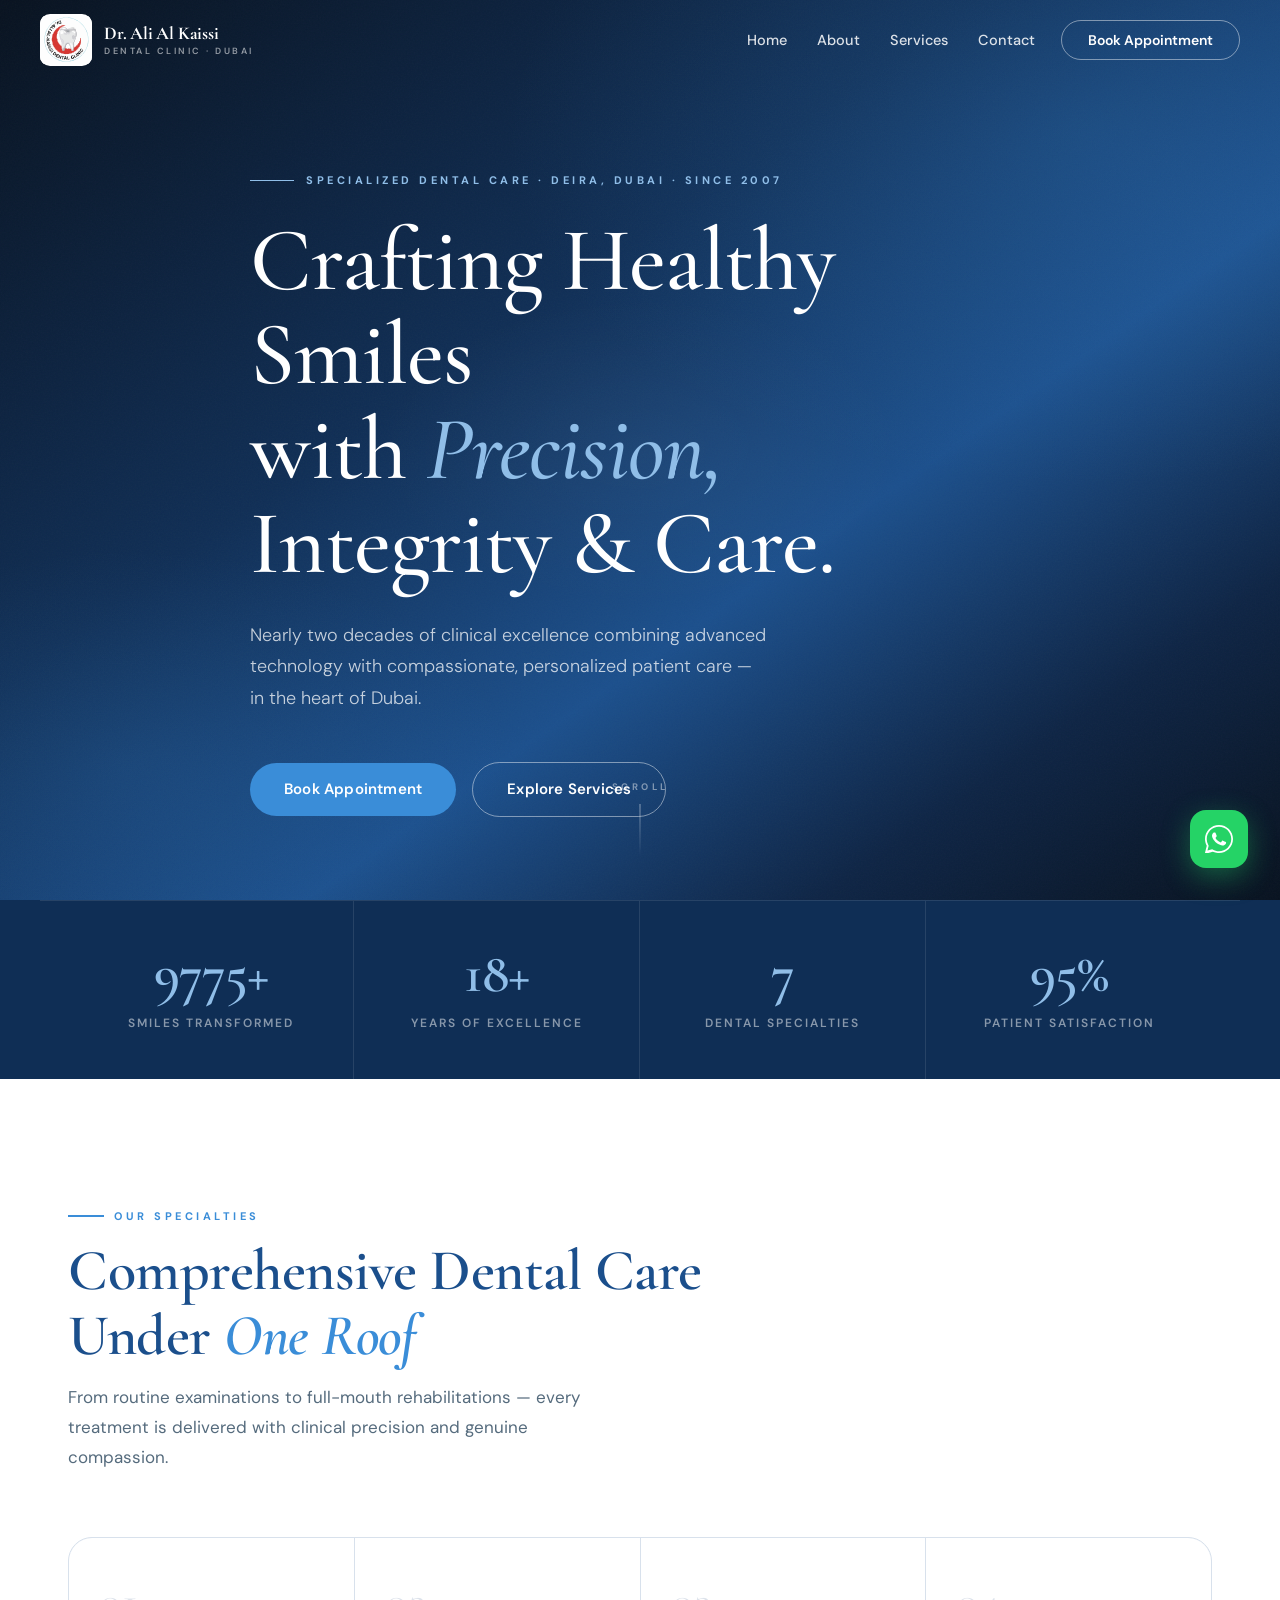
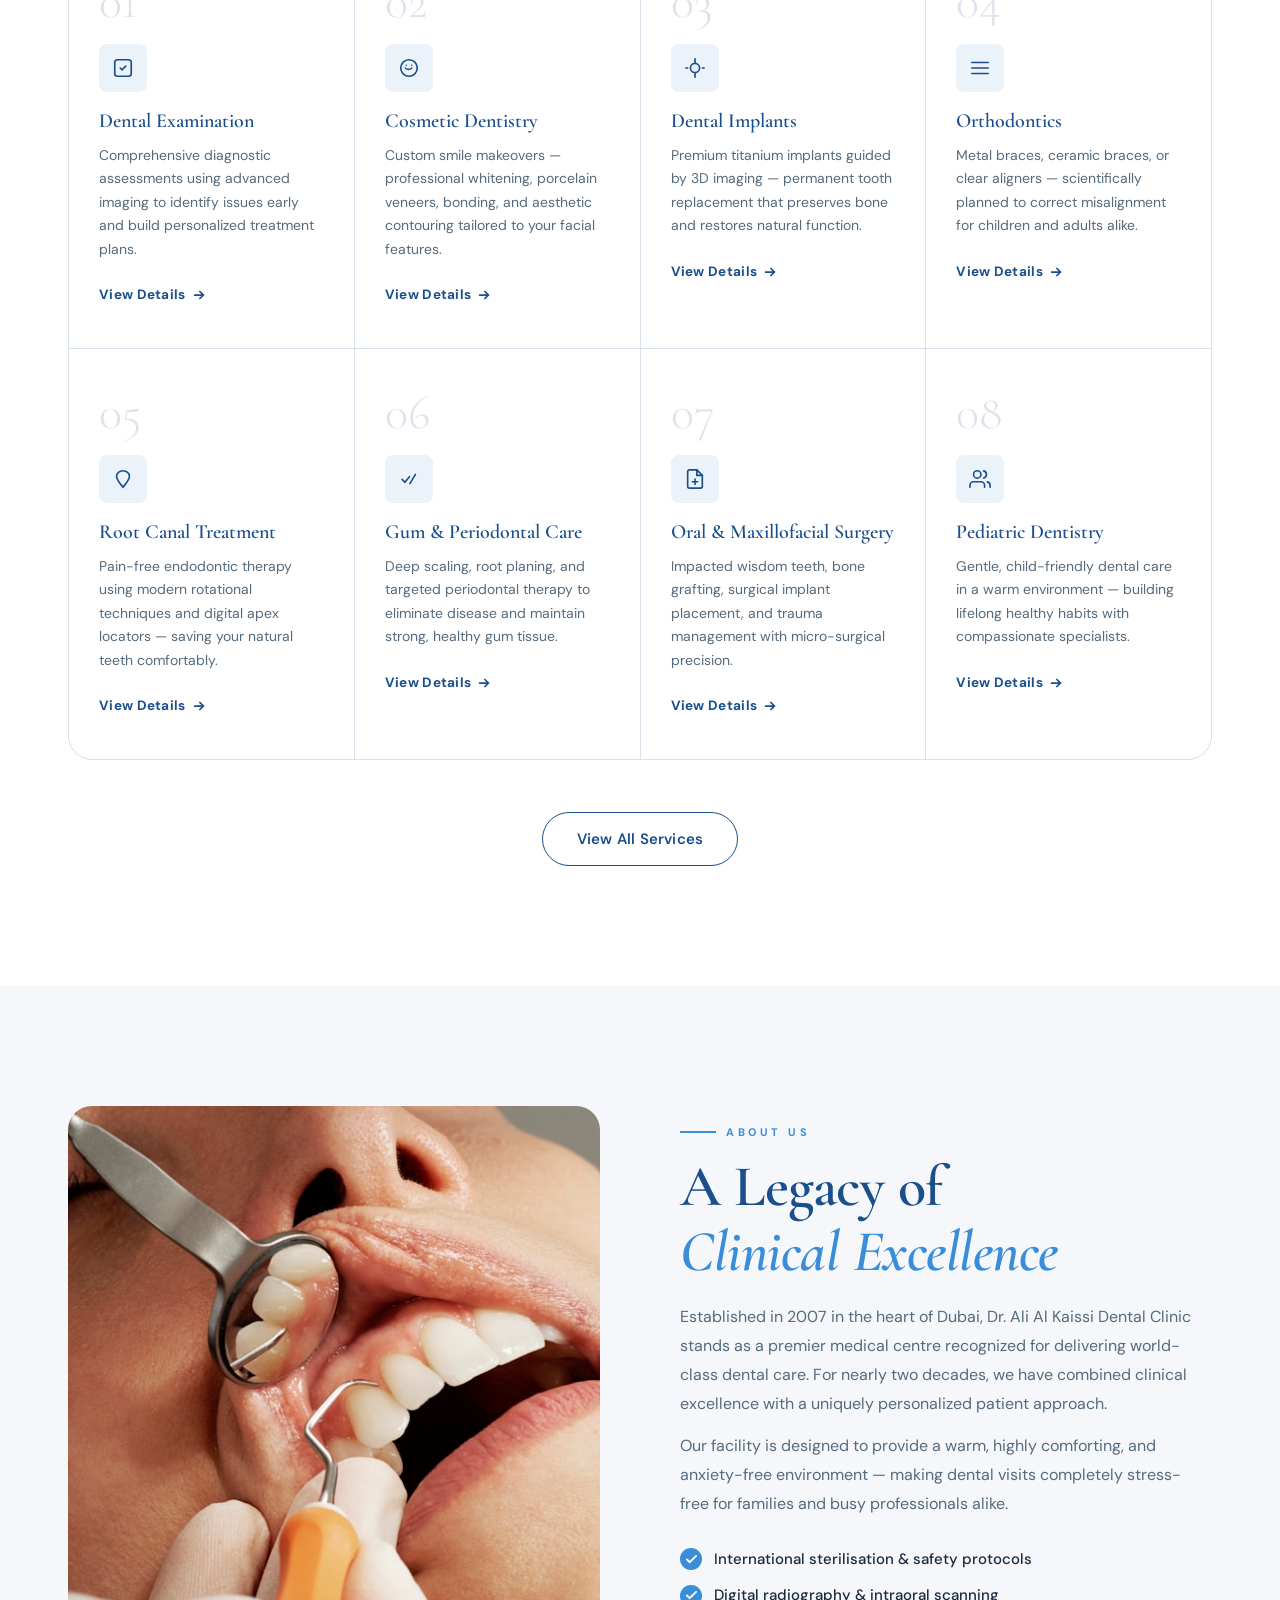
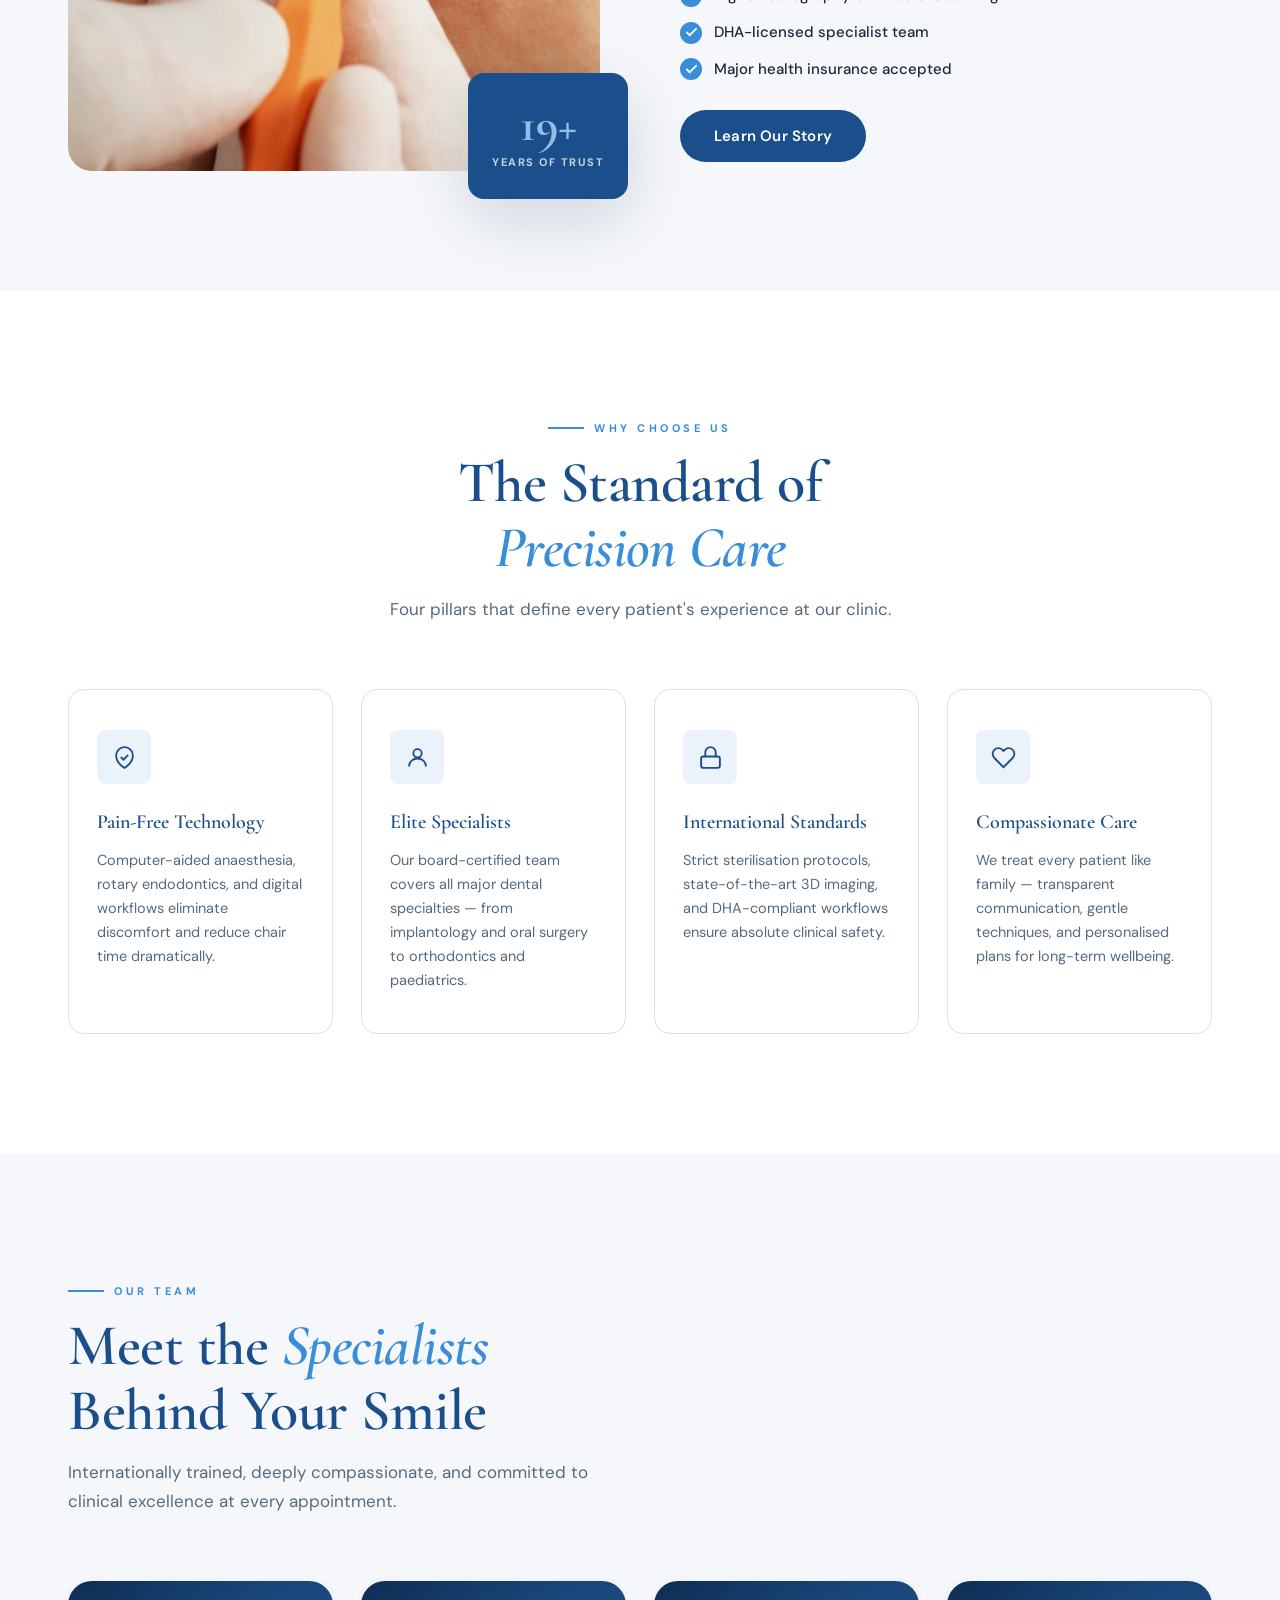
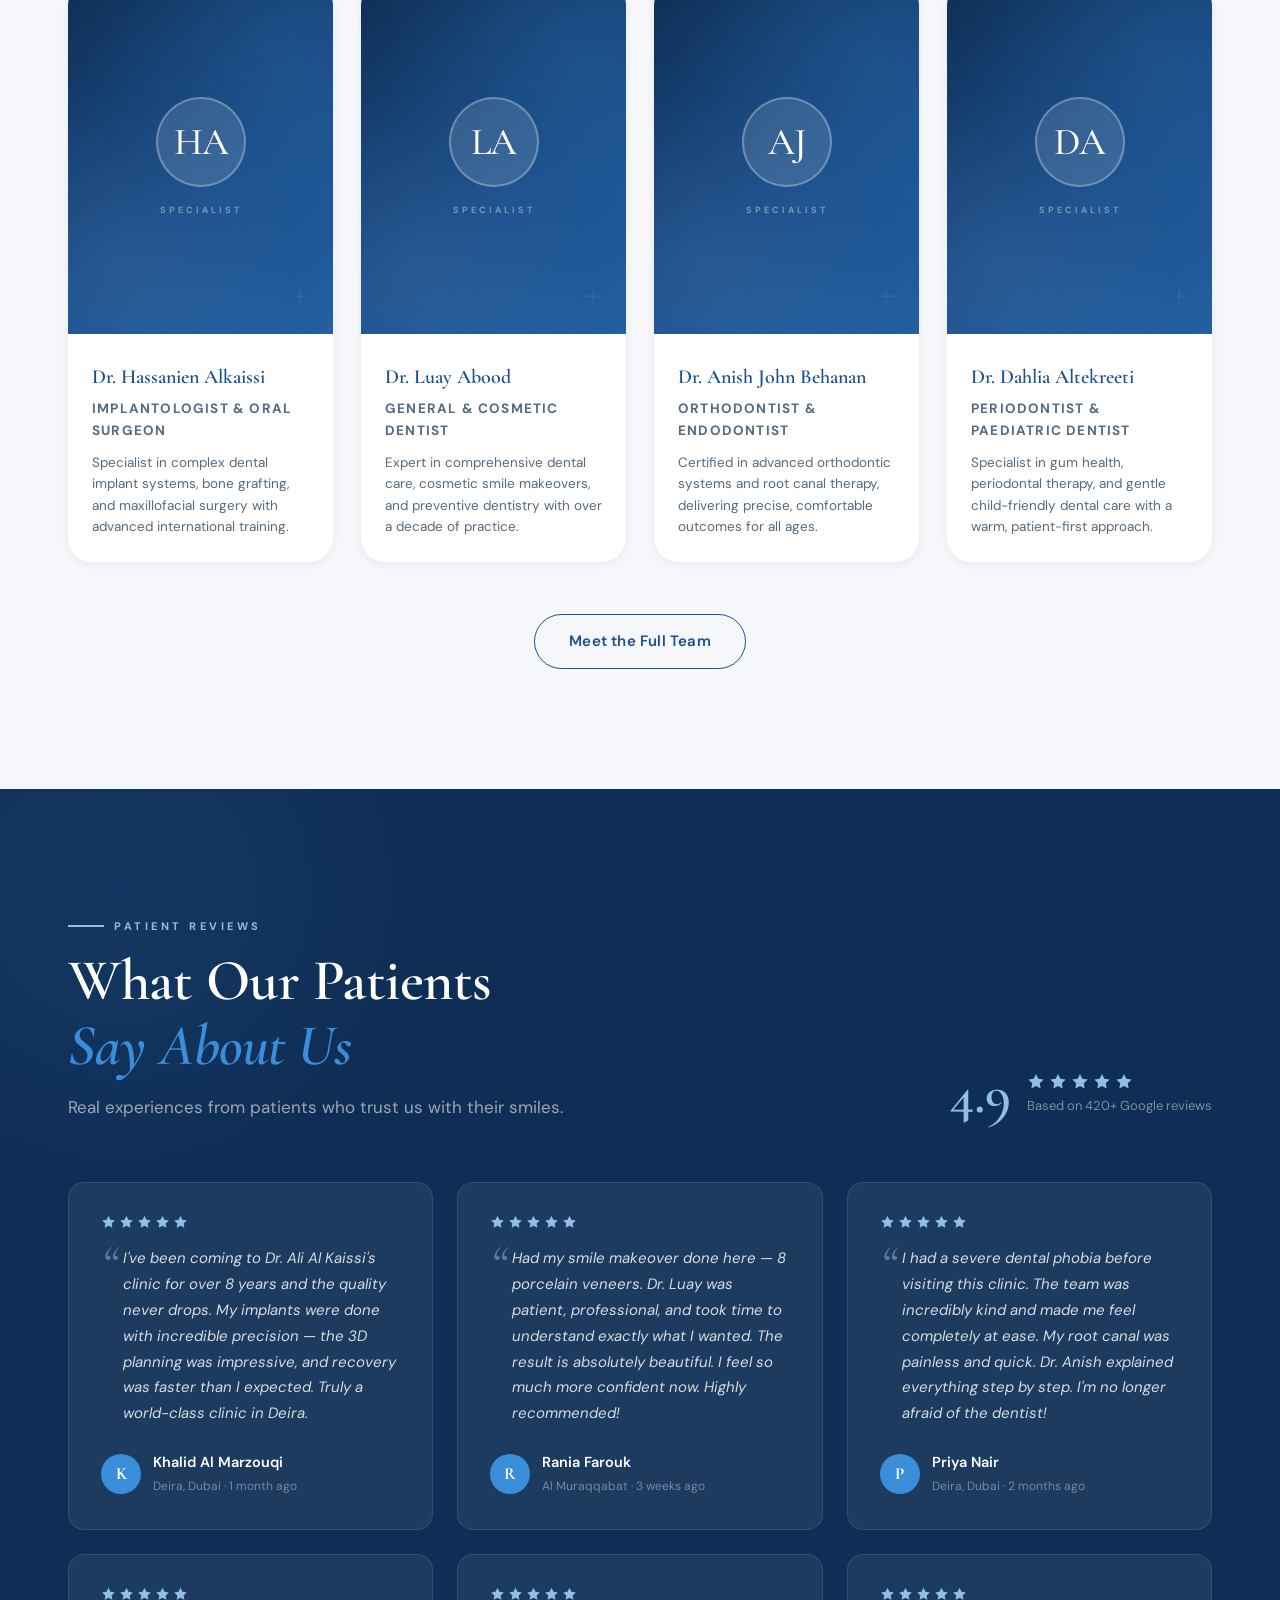
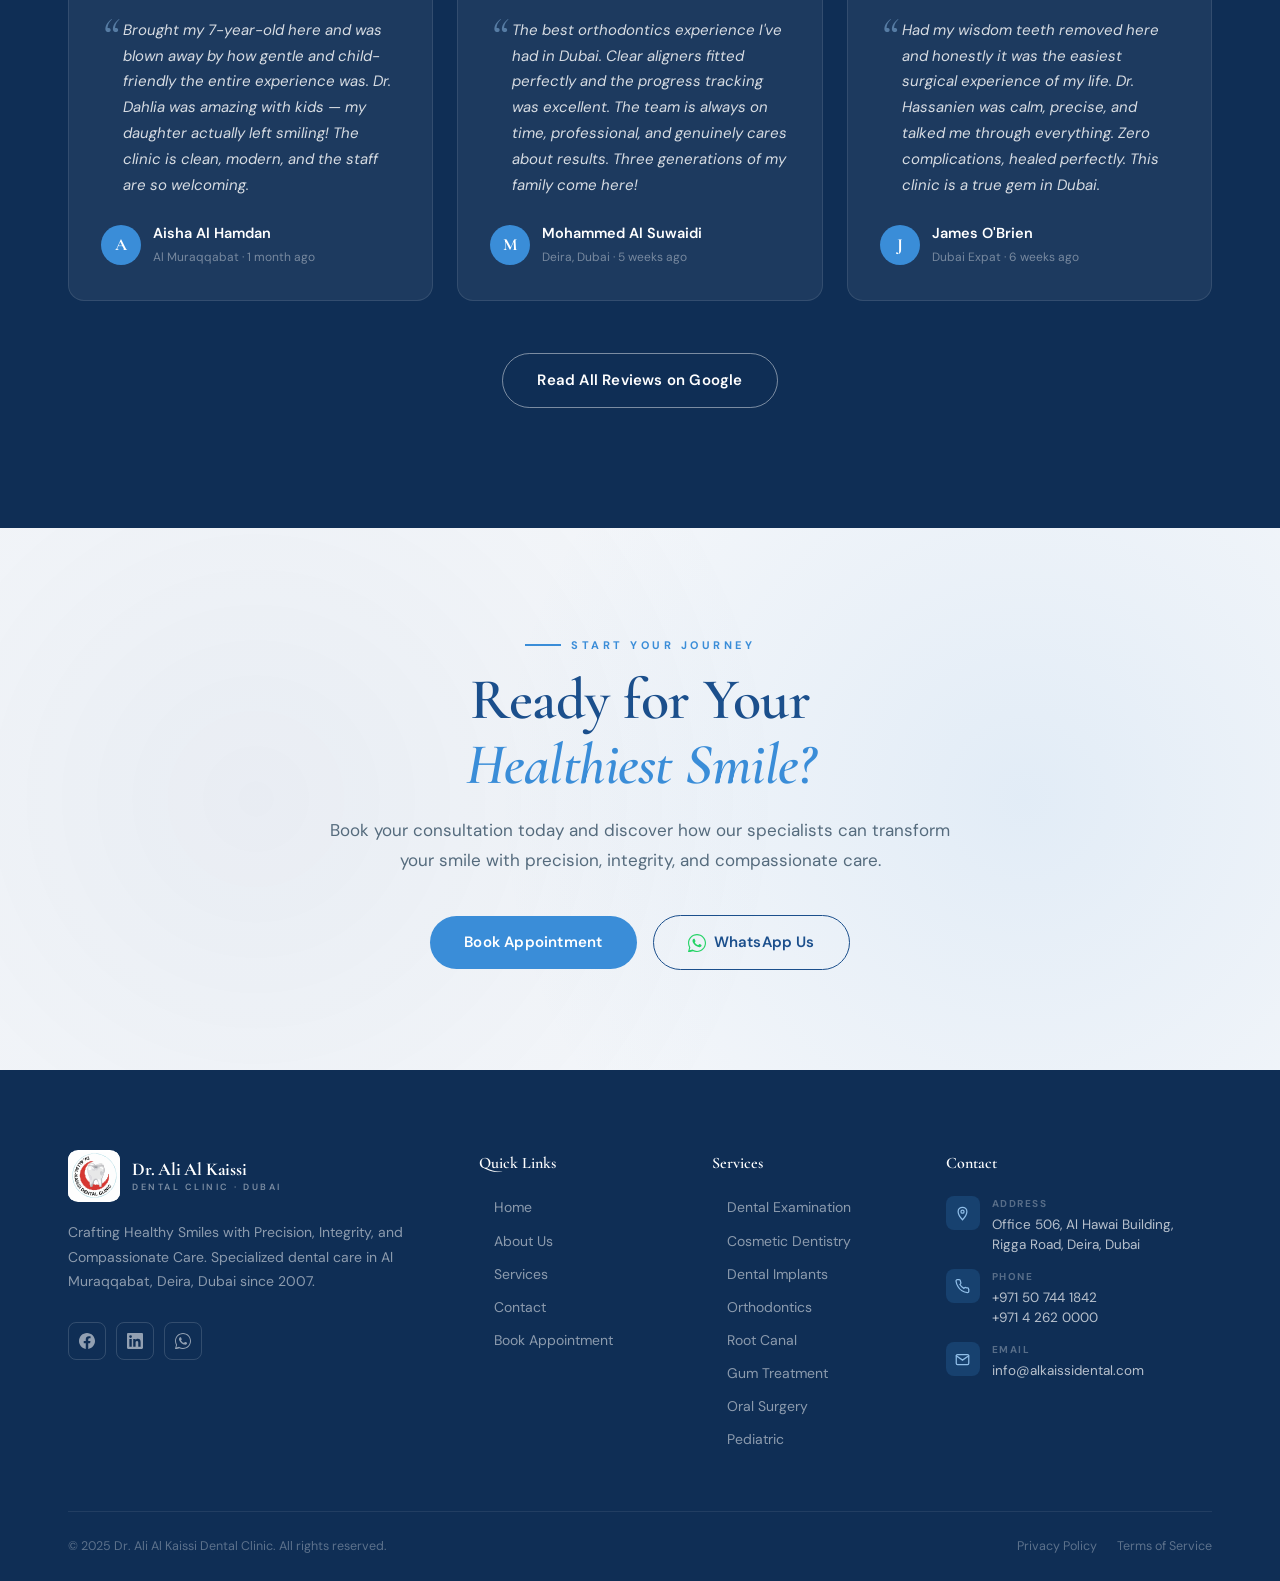
<file: index.html>
<!DOCTYPE html>
<html lang="en">
<head>
  <meta charset="UTF-8" />
  <meta name="viewport" content="width=device-width, initial-scale=1.0" />
  <title>Dr. Ali Al Kaissi Dental Clinic Dubai | Specialized Dental Care in Deira</title>
  <meta name="description" content="Dr. Ali Al Kaissi Dental Clinic — Crafting Healthy Smiles with Precision, Integrity, and Compassionate Care. Comprehensive dental services in Al Muraqqabat, Deira, Dubai since 2007." />
  <meta name="keywords" content="dental clinic Dubai, dentist Deira Dubai, dental implants Dubai, cosmetic dentistry Dubai, orthodontics Dubai, root canal Dubai, pediatric dentist Dubai, Al Muraqqabat dentist" />
  <link rel="canonical" href="https://www.alkaissidental.com/" />
  <meta property="og:title"       content="Dr. Ali Al Kaissi Dental Clinic Dubai" />
  <meta property="og:description" content="Crafting Healthy Smiles with Precision, Integrity, and Compassionate Care. Premier dental care in Deira, Dubai since 2007." />
  <meta property="og:type"        content="website" />
  <meta property="og:url"         content="https://www.alkaissidental.com/" />
  <link rel="stylesheet" href="css/style.css?v=2" />
  <script type="application/ld+json">
  {
    "@context": "https://schema.org",
    "@type": "Dentist",
    "name": "Dr. Ali Al Kaissi Dental Clinic",
    "description": "Specialized dental clinic offering comprehensive exams, cosmetic dentistry, implants, orthodontics, root canal, gum care, oral surgery, and pediatric dentistry in Deira, Dubai.",
    "url": "https://www.alkaissidental.com",
    "telephone": "+97142620000",
    "email": "info@alkaissidental.com",
    "foundingDate": "2007",
    "address": {
      "@type": "PostalAddress",
      "streetAddress": "Office No. 506, 5th Floor, Al Hawai Building, Rigga Road",
      "addressLocality": "Al Muraqqabat, Deira, Dubai",
      "addressCountry": "AE"
    },
    "openingHours": ["Mo-Sa 09:00-21:00"],
    "priceRange": "AED",
    "aggregateRating": { "@type": "AggregateRating", "ratingValue": "4.9", "reviewCount": "420" }
  }
  </script>
</head>
<body>

<!-- ═══════════════════════════════════════════════════════
     NAVBAR
════════════════════════════════════════════════════════ -->
<nav class="navbar transparent" role="navigation" aria-label="Main navigation">
  <div class="nav-inner">
    <a href="index.html" class="logo" aria-label="Dr. Ali Al Kaissi Dental Clinic home">
      <img src="logo.svg" class="logo-img" alt="Dr. Ali Al Kaissi Dental Clinic logo" />
      <div>
        <div class="logo-text">Dr. Ali Al Kaissi<span class="logo-sub">Dental Clinic · Dubai</span></div>
      </div>
    </a>
    <ul class="nav-menu" role="list">
      <li><a href="index.html"    class="nav-link active">Home</a></li>
      <li><a href="about.html"    class="nav-link">About</a></li>
      <li><a href="services.html" class="nav-link">Services</a></li>
      <li><a href="contact.html"  class="nav-link">Contact</a></li>
      <li><a href="contact.html"  class="nav-book">Book Appointment</a></li>
    </ul>
    <button class="nav-toggle" aria-label="Toggle menu" aria-expanded="false">
      <span></span><span></span><span></span>
    </button>
  </div>
</nav>

<!-- ═══════════════════════════════════════════════════════
     HERO
════════════════════════════════════════════════════════ -->
<section class="hero" aria-label="Hero">
  <div class="hero-bg" aria-hidden="true">
    <img src="Dental Implants & Implantology.jpg"
         alt="Dr. Ali Al Kaissi Dental Clinic" loading="eager" />
    <div class="hero-overlay"></div>
  </div>
  <div class="hero-content">
    <div class="hero-eyebrow">Specialized Dental Care · Deira, Dubai · Since 2007</div>
    <h1>Crafting Healthy Smiles<br>with <em>Precision,</em><br>Integrity &amp; Care.</h1>
    <p class="hero-desc">
      Nearly two decades of clinical excellence combining advanced technology
      with compassionate, personalized patient care — in the heart of Dubai.
    </p>
    <div class="hero-ctas">
      <a href="contact.html" class="btn btn-accent">Book Appointment</a>
      <a href="services.html" class="btn btn-outline-white">Explore Services</a>
    </div>
  </div>
  <div class="hero-scroll" aria-hidden="true">
    <span>Scroll</span>
    <div class="scroll-line"></div>
  </div>
</section>

<!-- ═══════════════════════════════════════════════════════
     STATS
════════════════════════════════════════════════════════ -->
<section class="stats" aria-label="Clinic statistics">
  <div class="stats-grid container">
    <div class="stat-item fade-up d1">
      <span class="stat-number" data-count="10000" data-suffix="+">0</span>
      <span class="stat-label">Smiles Transformed</span>
    </div>
    <div class="stat-item fade-up d2">
      <span class="stat-number" data-count="19" data-suffix="+">0</span>
      <span class="stat-label">Years of Excellence</span>
    </div>
    <div class="stat-item fade-up d3">
      <span class="stat-number" data-count="8" data-suffix="">0</span>
      <span class="stat-label">Dental Specialties</span>
    </div>
    <div class="stat-item fade-up d4">
      <span class="stat-number" data-count="98" data-suffix="%">0</span>
      <span class="stat-label">Patient Satisfaction</span>
    </div>
  </div>
</section>

<!-- ═══════════════════════════════════════════════════════
     SERVICES PREVIEW
════════════════════════════════════════════════════════ -->
<section class="services-preview" aria-labelledby="services-heading">
  <div class="container">
    <div class="section-header fade-up">
      <span class="section-label">Our Specialties</span>
      <h2 class="section-title" id="services-heading">Comprehensive Dental Care<br>Under <em>One Roof</em></h2>
      <p class="section-subtitle" style="margin-top:14px;">From routine examinations to full-mouth rehabilitations — every treatment is delivered with clinical precision and genuine compassion.</p>
    </div>

    <div class="services-grid">

      <article class="service-card fade-up d1">
        <span class="service-num">01</span>
        <div class="service-icon-wrap" aria-hidden="true">
          <svg viewBox="0 0 24 24" fill="none" stroke="currentColor" stroke-width="1.8" stroke-linecap="round">
            <path d="M9 12l2 2 4-4"/><rect x="3" y="3" width="18" height="18" rx="3"/>
          </svg>
        </div>
        <h3>Dental Examination</h3>
        <p>Comprehensive diagnostic assessments using advanced imaging to identify issues early and build personalized treatment plans.</p>
        <a href="services.html#examination" class="service-link">View Details
          <svg viewBox="0 0 16 16" fill="none" stroke="currentColor" stroke-width="2" stroke-linecap="round"><path d="M3 8h10M9 4l4 4-4 4"/></svg>
        </a>
      </article>

      <article class="service-card fade-up d2">
        <span class="service-num">02</span>
        <div class="service-icon-wrap" aria-hidden="true">
          <svg viewBox="0 0 24 24" fill="none" stroke="currentColor" stroke-width="1.8" stroke-linecap="round">
            <circle cx="12" cy="12" r="9"/><path d="M8 12c1 2 6 2 7 0"/>
            <path d="M9 9h.01M15 9h.01"/>
          </svg>
        </div>
        <h3>Cosmetic Dentistry</h3>
        <p>Custom smile makeovers — professional whitening, porcelain veneers, bonding, and aesthetic contouring tailored to your facial features.</p>
        <a href="services.html#cosmetic" class="service-link">View Details
          <svg viewBox="0 0 16 16" fill="none" stroke="currentColor" stroke-width="2" stroke-linecap="round"><path d="M3 8h10M9 4l4 4-4 4"/></svg>
        </a>
      </article>

      <article class="service-card fade-up d3">
        <span class="service-num">03</span>
        <div class="service-icon-wrap" aria-hidden="true">
          <svg viewBox="0 0 24 24" fill="none" stroke="currentColor" stroke-width="1.8" stroke-linecap="round">
            <path d="M12 2v4M12 18v4M4 12H2M22 12h-2"/><circle cx="12" cy="12" r="5"/>
          </svg>
        </div>
        <h3>Dental Implants</h3>
        <p>Premium titanium implants guided by 3D imaging — permanent tooth replacement that preserves bone and restores natural function.</p>
        <a href="services.html#implants" class="service-link">View Details
          <svg viewBox="0 0 16 16" fill="none" stroke="currentColor" stroke-width="2" stroke-linecap="round"><path d="M3 8h10M9 4l4 4-4 4"/></svg>
        </a>
      </article>

      <article class="service-card fade-up d4">
        <span class="service-num">04</span>
        <div class="service-icon-wrap" aria-hidden="true">
          <svg viewBox="0 0 24 24" fill="none" stroke="currentColor" stroke-width="1.8" stroke-linecap="round">
            <path d="M3 6h18M3 12h18M3 18h18"/>
          </svg>
        </div>
        <h3>Orthodontics</h3>
        <p>Metal braces, ceramic braces, or clear aligners — scientifically planned to correct misalignment for children and adults alike.</p>
        <a href="services.html#orthodontics" class="service-link">View Details
          <svg viewBox="0 0 16 16" fill="none" stroke="currentColor" stroke-width="2" stroke-linecap="round"><path d="M3 8h10M9 4l4 4-4 4"/></svg>
        </a>
      </article>

      <article class="service-card fade-up d1">
        <span class="service-num">05</span>
        <div class="service-icon-wrap" aria-hidden="true">
          <svg viewBox="0 0 24 24" fill="none" stroke="currentColor" stroke-width="1.8" stroke-linecap="round">
            <path d="M12 3C8 3 5 6 5 9c0 4 3 7 7 12 4-5 7-8 7-12 0-3-3-6-7-6z"/>
          </svg>
        </div>
        <h3>Root Canal Treatment</h3>
        <p>Pain-free endodontic therapy using modern rotational techniques and digital apex locators — saving your natural teeth comfortably.</p>
        <a href="services.html#rootcanal" class="service-link">View Details
          <svg viewBox="0 0 16 16" fill="none" stroke="currentColor" stroke-width="2" stroke-linecap="round"><path d="M3 8h10M9 4l4 4-4 4"/></svg>
        </a>
      </article>

      <article class="service-card fade-up d2">
        <span class="service-num">06</span>
        <div class="service-icon-wrap" aria-hidden="true">
          <svg viewBox="0 0 24 24" fill="none" stroke="currentColor" stroke-width="1.8" stroke-linecap="round">
            <path d="M4.5 12.5l3 3 5-6M19 7l-6 10"/>
          </svg>
        </div>
        <h3>Gum &amp; Periodontal Care</h3>
        <p>Deep scaling, root planing, and targeted periodontal therapy to eliminate disease and maintain strong, healthy gum tissue.</p>
        <a href="services.html#periodontal" class="service-link">View Details
          <svg viewBox="0 0 16 16" fill="none" stroke="currentColor" stroke-width="2" stroke-linecap="round"><path d="M3 8h10M9 4l4 4-4 4"/></svg>
        </a>
      </article>

      <article class="service-card fade-up d3">
        <span class="service-num">07</span>
        <div class="service-icon-wrap" aria-hidden="true">
          <svg viewBox="0 0 24 24" fill="none" stroke="currentColor" stroke-width="1.8" stroke-linecap="round">
            <path d="M14 2H6a2 2 0 0 0-2 2v16a2 2 0 0 0 2 2h12a2 2 0 0 0 2-2V8z"/>
            <polyline points="14 2 14 8 20 8"/><line x1="12" y1="18" x2="12" y2="12"/><line x1="9" y1="15" x2="15" y2="15"/>
          </svg>
        </div>
        <h3>Oral &amp; Maxillofacial Surgery</h3>
        <p>Impacted wisdom teeth, bone grafting, surgical implant placement, and trauma management with micro-surgical precision.</p>
        <a href="services.html#surgery" class="service-link">View Details
          <svg viewBox="0 0 16 16" fill="none" stroke="currentColor" stroke-width="2" stroke-linecap="round"><path d="M3 8h10M9 4l4 4-4 4"/></svg>
        </a>
      </article>

      <article class="service-card fade-up d4">
        <span class="service-num">08</span>
        <div class="service-icon-wrap" aria-hidden="true">
          <svg viewBox="0 0 24 24" fill="none" stroke="currentColor" stroke-width="1.8" stroke-linecap="round">
            <path d="M17 21v-2a4 4 0 0 0-4-4H5a4 4 0 0 0-4 4v2"/>
            <circle cx="9" cy="7" r="4"/>
            <path d="M23 21v-2a4 4 0 0 0-3-3.87M16 3.13a4 4 0 0 1 0 7.75"/>
          </svg>
        </div>
        <h3>Pediatric Dentistry</h3>
        <p>Gentle, child-friendly dental care in a warm environment — building lifelong healthy habits with compassionate specialists.</p>
        <a href="services.html#pediatric" class="service-link">View Details
          <svg viewBox="0 0 16 16" fill="none" stroke="currentColor" stroke-width="2" stroke-linecap="round"><path d="M3 8h10M9 4l4 4-4 4"/></svg>
        </a>
      </article>

    </div>

    <div style="text-align:center;margin-top:52px;" class="fade-up">
      <a href="services.html" class="btn btn-outline-primary">View All Services</a>
    </div>
  </div>
</section>

<!-- ═══════════════════════════════════════════════════════
     ABOUT PREVIEW
════════════════════════════════════════════════════════ -->
<section class="about-preview" aria-labelledby="about-heading">
  <div class="container">
    <div class="about-grid">

      <div class="about-image-wrap fade-up">
        <div class="about-image-main">
          <img src="about-clinic.jpg"
               alt="Dr. Ali Al Kaissi Dental Clinic consultation" loading="lazy" />
        </div>
        <div class="about-badge">
          <span class="about-badge-num">19+</span>
          <span class="about-badge-label">Years of Trust</span>
        </div>
      </div>

      <div class="about-content fade-up d2">
        <span class="section-label">About Us</span>
        <h2 class="section-title" id="about-heading">A Legacy of<br><em>Clinical Excellence</em></h2>
        <p>Established in 2007 in the heart of Dubai, Dr. Ali Al Kaissi Dental Clinic stands as a premier medical centre recognized for delivering world-class dental care. For nearly two decades, we have combined clinical excellence with a uniquely personalized patient approach.</p>
        <p>Our facility is designed to provide a warm, highly comforting, and anxiety-free environment — making dental visits completely stress-free for families and busy professionals alike.</p>

        <ul class="about-points">
          <li class="about-point">
            <span class="about-point-check" aria-hidden="true">
              <svg viewBox="0 0 12 10" fill="none" stroke="currentColor" stroke-width="2" stroke-linecap="round"><path d="M1 5l3 3 7-7"/></svg>
            </span>
            International sterilisation &amp; safety protocols
          </li>
          <li class="about-point">
            <span class="about-point-check" aria-hidden="true">
              <svg viewBox="0 0 12 10" fill="none" stroke="currentColor" stroke-width="2" stroke-linecap="round"><path d="M1 5l3 3 7-7"/></svg>
            </span>
            Digital radiography &amp; intraoral scanning
          </li>
          <li class="about-point">
            <span class="about-point-check" aria-hidden="true">
              <svg viewBox="0 0 12 10" fill="none" stroke="currentColor" stroke-width="2" stroke-linecap="round"><path d="M1 5l3 3 7-7"/></svg>
            </span>
            DHA-licensed specialist team
          </li>
          <li class="about-point">
            <span class="about-point-check" aria-hidden="true">
              <svg viewBox="0 0 12 10" fill="none" stroke="currentColor" stroke-width="2" stroke-linecap="round"><path d="M1 5l3 3 7-7"/></svg>
            </span>
            Major health insurance accepted
          </li>
        </ul>

        <a href="about.html" class="btn btn-primary">Learn Our Story</a>
      </div>

    </div>
  </div>
</section>

<!-- ═══════════════════════════════════════════════════════
     WHY CHOOSE US
════════════════════════════════════════════════════════ -->
<section class="why-us" aria-labelledby="why-heading">
  <div class="container">
    <div class="section-header centered fade-up">
      <span class="section-label">Why Choose Us</span>
      <h2 class="section-title" id="why-heading">The Standard of<br><em>Precision Care</em></h2>
      <p class="section-subtitle" style="margin-top:14px;">Four pillars that define every patient's experience at our clinic.</p>
    </div>

    <div class="why-grid">
      <div class="why-card fade-up d1">
        <div class="why-icon" aria-hidden="true">
          <svg viewBox="0 0 24 24" fill="none" stroke="currentColor" stroke-width="1.8" stroke-linecap="round">
            <path d="M12 22s-8-4.5-8-11.8A8 8 0 0 1 12 2a8 8 0 0 1 8 8.2c0 7.3-8 11.8-8 11.8z"/>
            <path d="M9 12l2 2 4-4"/>
          </svg>
        </div>
        <h4>Pain-Free Technology</h4>
        <p>Computer-aided anaesthesia, rotary endodontics, and digital workflows eliminate discomfort and reduce chair time dramatically.</p>
      </div>

      <div class="why-card fade-up d2">
        <div class="why-icon" aria-hidden="true">
          <svg viewBox="0 0 24 24" fill="none" stroke="currentColor" stroke-width="1.8" stroke-linecap="round">
            <circle cx="12" cy="8" r="4"/><path d="M4 20c0-4 3.6-7 8-7s8 3 8 7"/>
          </svg>
        </div>
        <h4>Elite Specialists</h4>
        <p>Our board-certified team covers all major dental specialties — from implantology and oral surgery to orthodontics and paediatrics.</p>
      </div>

      <div class="why-card fade-up d3">
        <div class="why-icon" aria-hidden="true">
          <svg viewBox="0 0 24 24" fill="none" stroke="currentColor" stroke-width="1.8" stroke-linecap="round">
            <rect x="3" y="11" width="18" height="11" rx="2"/><path d="M7 11V7a5 5 0 0 1 10 0v4"/>
          </svg>
        </div>
        <h4>International Standards</h4>
        <p>Strict sterilisation protocols, state-of-the-art 3D imaging, and DHA-compliant workflows ensure absolute clinical safety.</p>
      </div>

      <div class="why-card fade-up d4">
        <div class="why-icon" aria-hidden="true">
          <svg viewBox="0 0 24 24" fill="none" stroke="currentColor" stroke-width="1.8" stroke-linecap="round">
            <path d="M20.84 4.61a5.5 5.5 0 0 0-7.78 0L12 5.67l-1.06-1.06a5.5 5.5 0 0 0-7.78 7.78l1.06 1.06L12 21.23l7.78-7.78 1.06-1.06a5.5 5.5 0 0 0 0-7.78z"/>
          </svg>
        </div>
        <h4>Compassionate Care</h4>
        <p>We treat every patient like family — transparent communication, gentle techniques, and personalised plans for long-term wellbeing.</p>
      </div>
    </div>
  </div>
</section>

<!-- ═══════════════════════════════════════════════════════
     TEAM PREVIEW
════════════════════════════════════════════════════════ -->
<section class="team-section" aria-labelledby="team-heading">
  <div class="container">
    <div class="section-header fade-up">
      <span class="section-label">Our Team</span>
      <h2 class="section-title" id="team-heading">Meet the <em>Specialists</em><br>Behind Your Smile</h2>
      <p class="section-subtitle" style="margin-top:14px;">Internationally trained, deeply compassionate, and committed to clinical excellence at every appointment.</p>
    </div>

    <div class="team-grid">
      <article class="team-card fade-up d1">
        <div class="team-avatar" role="img" aria-label="Dr. Hassanien Alkaissi">
          <div class="team-avatar-inner">
            <div class="team-initials-circle">HA</div>
            <span class="team-avatar-label">Specialist</span>
          </div>
          <div class="team-photo-overlay" aria-hidden="true"></div>
        </div>
        <div class="team-info">
          <h3>Dr. Hassanien Alkaissi</h3>
          <p class="team-role">Implantologist &amp; Oral Surgeon</p>
          <p>Specialist in complex dental implant systems, bone grafting, and maxillofacial surgery with advanced international training.</p>
        </div>
      </article>

      <article class="team-card fade-up d2">
        <div class="team-avatar" role="img" aria-label="Dr. Luay Abood">
          <div class="team-avatar-inner">
            <div class="team-initials-circle">LA</div>
            <span class="team-avatar-label">Specialist</span>
          </div>
          <div class="team-photo-overlay" aria-hidden="true"></div>
        </div>
        <div class="team-info">
          <h3>Dr. Luay Abood</h3>
          <p class="team-role">General &amp; Cosmetic Dentist</p>
          <p>Expert in comprehensive dental care, cosmetic smile makeovers, and preventive dentistry with over a decade of practice.</p>
        </div>
      </article>

      <article class="team-card fade-up d3">
        <div class="team-avatar" role="img" aria-label="Dr. Anish John Behanan">
          <div class="team-avatar-inner">
            <div class="team-initials-circle">AJ</div>
            <span class="team-avatar-label">Specialist</span>
          </div>
          <div class="team-photo-overlay" aria-hidden="true"></div>
        </div>
        <div class="team-info">
          <h3>Dr. Anish John Behanan</h3>
          <p class="team-role">Orthodontist &amp; Endodontist</p>
          <p>Certified in advanced orthodontic systems and root canal therapy, delivering precise, comfortable outcomes for all ages.</p>
        </div>
      </article>

      <article class="team-card fade-up d4">
        <div class="team-avatar" role="img" aria-label="Dr. Dahlia Altekreeti">
          <div class="team-avatar-inner">
            <div class="team-initials-circle">DA</div>
            <span class="team-avatar-label">Specialist</span>
          </div>
          <div class="team-photo-overlay" aria-hidden="true"></div>
        </div>
        <div class="team-info">
          <h3>Dr. Dahlia Altekreeti</h3>
          <p class="team-role">Periodontist &amp; Paediatric Dentist</p>
          <p>Specialist in gum health, periodontal therapy, and gentle child-friendly dental care with a warm, patient-first approach.</p>
        </div>
      </article>
    </div>

    <div style="text-align:center;margin-top:52px;" class="fade-up">
      <a href="about.html#team" class="btn btn-outline-primary">Meet the Full Team</a>
    </div>
  </div>
</section>

<!-- ═══════════════════════════════════════════════════════
     GOOGLE REVIEWS
════════════════════════════════════════════════════════ -->
<section class="reviews" aria-labelledby="reviews-heading">
  <div class="container">
    <div class="reviews-header">
      <div class="fade-up">
        <span class="section-label">Patient Reviews</span>
        <h2 class="section-title" id="reviews-heading">What Our Patients<br><em>Say About Us</em></h2>
        <p class="section-subtitle" style="margin-top:14px;">Real experiences from patients who trust us with their smiles.</p>
      </div>
      <div class="rating-block fade-up d2">
        <div class="rating-score">4.9</div>
        <div>
          <div class="stars">
            <svg class="star-icon" viewBox="0 0 20 20"><path d="M10 1l2.6 5.3 5.9.9-4.3 4.1 1 5.8L10 14.4 4.8 17.1l1-5.8L1.5 7.2l5.9-.9z"/></svg>
            <svg class="star-icon" viewBox="0 0 20 20"><path d="M10 1l2.6 5.3 5.9.9-4.3 4.1 1 5.8L10 14.4 4.8 17.1l1-5.8L1.5 7.2l5.9-.9z"/></svg>
            <svg class="star-icon" viewBox="0 0 20 20"><path d="M10 1l2.6 5.3 5.9.9-4.3 4.1 1 5.8L10 14.4 4.8 17.1l1-5.8L1.5 7.2l5.9-.9z"/></svg>
            <svg class="star-icon" viewBox="0 0 20 20"><path d="M10 1l2.6 5.3 5.9.9-4.3 4.1 1 5.8L10 14.4 4.8 17.1l1-5.8L1.5 7.2l5.9-.9z"/></svg>
            <svg class="star-icon" viewBox="0 0 20 20"><path d="M10 1l2.6 5.3 5.9.9-4.3 4.1 1 5.8L10 14.4 4.8 17.1l1-5.8L1.5 7.2l5.9-.9z"/></svg>
          </div>
          <div class="rating-count">Based on 420+ Google reviews</div>
        </div>
      </div>
    </div>

    <div class="reviews-grid">

      <article class="review-card fade-up d1">
        <div class="review-stars">
          <svg class="review-star" viewBox="0 0 20 20"><path d="M10 1l2.6 5.3 5.9.9-4.3 4.1 1 5.8L10 14.4 4.8 17.1l1-5.8L1.5 7.2l5.9-.9z"/></svg>
          <svg class="review-star" viewBox="0 0 20 20"><path d="M10 1l2.6 5.3 5.9.9-4.3 4.1 1 5.8L10 14.4 4.8 17.1l1-5.8L1.5 7.2l5.9-.9z"/></svg>
          <svg class="review-star" viewBox="0 0 20 20"><path d="M10 1l2.6 5.3 5.9.9-4.3 4.1 1 5.8L10 14.4 4.8 17.1l1-5.8L1.5 7.2l5.9-.9z"/></svg>
          <svg class="review-star" viewBox="0 0 20 20"><path d="M10 1l2.6 5.3 5.9.9-4.3 4.1 1 5.8L10 14.4 4.8 17.1l1-5.8L1.5 7.2l5.9-.9z"/></svg>
          <svg class="review-star" viewBox="0 0 20 20"><path d="M10 1l2.6 5.3 5.9.9-4.3 4.1 1 5.8L10 14.4 4.8 17.1l1-5.8L1.5 7.2l5.9-.9z"/></svg>
        </div>
        <p class="review-text">I've been coming to Dr. Ali Al Kaissi's clinic for over 8 years and the quality never drops. My implants were done with incredible precision — the 3D planning was impressive, and recovery was faster than I expected. Truly a world-class clinic in Deira.</p>
        <div class="review-author">
          <div class="reviewer-avatar">K</div>
          <div>
            <div class="reviewer-name">Khalid Al Marzouqi</div>
            <div class="reviewer-info">Deira, Dubai · 1 month ago</div>
          </div>
        </div>
      </article>

      <article class="review-card fade-up d2">
        <div class="review-stars">
          <svg class="review-star" viewBox="0 0 20 20"><path d="M10 1l2.6 5.3 5.9.9-4.3 4.1 1 5.8L10 14.4 4.8 17.1l1-5.8L1.5 7.2l5.9-.9z"/></svg>
          <svg class="review-star" viewBox="0 0 20 20"><path d="M10 1l2.6 5.3 5.9.9-4.3 4.1 1 5.8L10 14.4 4.8 17.1l1-5.8L1.5 7.2l5.9-.9z"/></svg>
          <svg class="review-star" viewBox="0 0 20 20"><path d="M10 1l2.6 5.3 5.9.9-4.3 4.1 1 5.8L10 14.4 4.8 17.1l1-5.8L1.5 7.2l5.9-.9z"/></svg>
          <svg class="review-star" viewBox="0 0 20 20"><path d="M10 1l2.6 5.3 5.9.9-4.3 4.1 1 5.8L10 14.4 4.8 17.1l1-5.8L1.5 7.2l5.9-.9z"/></svg>
          <svg class="review-star" viewBox="0 0 20 20"><path d="M10 1l2.6 5.3 5.9.9-4.3 4.1 1 5.8L10 14.4 4.8 17.1l1-5.8L1.5 7.2l5.9-.9z"/></svg>
        </div>
        <p class="review-text">Had my smile makeover done here — 8 porcelain veneers. Dr. Luay was patient, professional, and took time to understand exactly what I wanted. The result is absolutely beautiful. I feel so much more confident now. Highly recommended!</p>
        <div class="review-author">
          <div class="reviewer-avatar">R</div>
          <div>
            <div class="reviewer-name">Rania Farouk</div>
            <div class="reviewer-info">Al Muraqqabat · 3 weeks ago</div>
          </div>
        </div>
      </article>

      <article class="review-card fade-up d3">
        <div class="review-stars">
          <svg class="review-star" viewBox="0 0 20 20"><path d="M10 1l2.6 5.3 5.9.9-4.3 4.1 1 5.8L10 14.4 4.8 17.1l1-5.8L1.5 7.2l5.9-.9z"/></svg>
          <svg class="review-star" viewBox="0 0 20 20"><path d="M10 1l2.6 5.3 5.9.9-4.3 4.1 1 5.8L10 14.4 4.8 17.1l1-5.8L1.5 7.2l5.9-.9z"/></svg>
          <svg class="review-star" viewBox="0 0 20 20"><path d="M10 1l2.6 5.3 5.9.9-4.3 4.1 1 5.8L10 14.4 4.8 17.1l1-5.8L1.5 7.2l5.9-.9z"/></svg>
          <svg class="review-star" viewBox="0 0 20 20"><path d="M10 1l2.6 5.3 5.9.9-4.3 4.1 1 5.8L10 14.4 4.8 17.1l1-5.8L1.5 7.2l5.9-.9z"/></svg>
          <svg class="review-star" viewBox="0 0 20 20"><path d="M10 1l2.6 5.3 5.9.9-4.3 4.1 1 5.8L10 14.4 4.8 17.1l1-5.8L1.5 7.2l5.9-.9z"/></svg>
        </div>
        <p class="review-text">I had a severe dental phobia before visiting this clinic. The team was incredibly kind and made me feel completely at ease. My root canal was painless and quick. Dr. Anish explained everything step by step. I'm no longer afraid of the dentist!</p>
        <div class="review-author">
          <div class="reviewer-avatar">P</div>
          <div>
            <div class="reviewer-name">Priya Nair</div>
            <div class="reviewer-info">Deira, Dubai · 2 months ago</div>
          </div>
        </div>
      </article>

      <article class="review-card fade-up d4">
        <div class="review-stars">
          <svg class="review-star" viewBox="0 0 20 20"><path d="M10 1l2.6 5.3 5.9.9-4.3 4.1 1 5.8L10 14.4 4.8 17.1l1-5.8L1.5 7.2l5.9-.9z"/></svg>
          <svg class="review-star" viewBox="0 0 20 20"><path d="M10 1l2.6 5.3 5.9.9-4.3 4.1 1 5.8L10 14.4 4.8 17.1l1-5.8L1.5 7.2l5.9-.9z"/></svg>
          <svg class="review-star" viewBox="0 0 20 20"><path d="M10 1l2.6 5.3 5.9.9-4.3 4.1 1 5.8L10 14.4 4.8 17.1l1-5.8L1.5 7.2l5.9-.9z"/></svg>
          <svg class="review-star" viewBox="0 0 20 20"><path d="M10 1l2.6 5.3 5.9.9-4.3 4.1 1 5.8L10 14.4 4.8 17.1l1-5.8L1.5 7.2l5.9-.9z"/></svg>
          <svg class="review-star" viewBox="0 0 20 20"><path d="M10 1l2.6 5.3 5.9.9-4.3 4.1 1 5.8L10 14.4 4.8 17.1l1-5.8L1.5 7.2l5.9-.9z"/></svg>
        </div>
        <p class="review-text">Brought my 7-year-old here and was blown away by how gentle and child-friendly the entire experience was. Dr. Dahlia was amazing with kids — my daughter actually left smiling! The clinic is clean, modern, and the staff are so welcoming.</p>
        <div class="review-author">
          <div class="reviewer-avatar">A</div>
          <div>
            <div class="reviewer-name">Aisha Al Hamdan</div>
            <div class="reviewer-info">Al Muraqqabat · 1 month ago</div>
          </div>
        </div>
      </article>

      <article class="review-card fade-up d5">
        <div class="review-stars">
          <svg class="review-star" viewBox="0 0 20 20"><path d="M10 1l2.6 5.3 5.9.9-4.3 4.1 1 5.8L10 14.4 4.8 17.1l1-5.8L1.5 7.2l5.9-.9z"/></svg>
          <svg class="review-star" viewBox="0 0 20 20"><path d="M10 1l2.6 5.3 5.9.9-4.3 4.1 1 5.8L10 14.4 4.8 17.1l1-5.8L1.5 7.2l5.9-.9z"/></svg>
          <svg class="review-star" viewBox="0 0 20 20"><path d="M10 1l2.6 5.3 5.9.9-4.3 4.1 1 5.8L10 14.4 4.8 17.1l1-5.8L1.5 7.2l5.9-.9z"/></svg>
          <svg class="review-star" viewBox="0 0 20 20"><path d="M10 1l2.6 5.3 5.9.9-4.3 4.1 1 5.8L10 14.4 4.8 17.1l1-5.8L1.5 7.2l5.9-.9z"/></svg>
          <svg class="review-star" viewBox="0 0 20 20"><path d="M10 1l2.6 5.3 5.9.9-4.3 4.1 1 5.8L10 14.4 4.8 17.1l1-5.8L1.5 7.2l5.9-.9z"/></svg>
        </div>
        <p class="review-text">The best orthodontics experience I've had in Dubai. Clear aligners fitted perfectly and the progress tracking was excellent. The team is always on time, professional, and genuinely cares about results. Three generations of my family come here!</p>
        <div class="review-author">
          <div class="reviewer-avatar">M</div>
          <div>
            <div class="reviewer-name">Mohammed Al Suwaidi</div>
            <div class="reviewer-info">Deira, Dubai · 5 weeks ago</div>
          </div>
        </div>
      </article>

      <article class="review-card fade-up d6">
        <div class="review-stars">
          <svg class="review-star" viewBox="0 0 20 20"><path d="M10 1l2.6 5.3 5.9.9-4.3 4.1 1 5.8L10 14.4 4.8 17.1l1-5.8L1.5 7.2l5.9-.9z"/></svg>
          <svg class="review-star" viewBox="0 0 20 20"><path d="M10 1l2.6 5.3 5.9.9-4.3 4.1 1 5.8L10 14.4 4.8 17.1l1-5.8L1.5 7.2l5.9-.9z"/></svg>
          <svg class="review-star" viewBox="0 0 20 20"><path d="M10 1l2.6 5.3 5.9.9-4.3 4.1 1 5.8L10 14.4 4.8 17.1l1-5.8L1.5 7.2l5.9-.9z"/></svg>
          <svg class="review-star" viewBox="0 0 20 20"><path d="M10 1l2.6 5.3 5.9.9-4.3 4.1 1 5.8L10 14.4 4.8 17.1l1-5.8L1.5 7.2l5.9-.9z"/></svg>
          <svg class="review-star" viewBox="0 0 20 20"><path d="M10 1l2.6 5.3 5.9.9-4.3 4.1 1 5.8L10 14.4 4.8 17.1l1-5.8L1.5 7.2l5.9-.9z"/></svg>
        </div>
        <p class="review-text">Had my wisdom teeth removed here and honestly it was the easiest surgical experience of my life. Dr. Hassanien was calm, precise, and talked me through everything. Zero complications, healed perfectly. This clinic is a true gem in Dubai.</p>
        <div class="review-author">
          <div class="reviewer-avatar">J</div>
          <div>
            <div class="reviewer-name">James O'Brien</div>
            <div class="reviewer-info">Dubai Expat · 6 weeks ago</div>
          </div>
        </div>
      </article>

    </div>

    <div class="reviews-cta fade-up">
      <a href="https://maps.app.goo.gl/Ka1892W3KaspRkeo6" target="_blank" rel="noopener noreferrer" class="btn btn-outline-white">
        Read All Reviews on Google
      </a>
    </div>
  </div>
</section>

<!-- ═══════════════════════════════════════════════════════
     CTA BANNER
════════════════════════════════════════════════════════ -->
<section class="cta-banner" aria-labelledby="cta-heading">
  <div class="container">
    <div class="cta-inner fade-up">
      <span class="section-label">Start Your Journey</span>
      <h2 class="section-title" id="cta-heading">Ready for Your<br><em>Healthiest Smile?</em></h2>
      <p>Book your consultation today and discover how our specialists can transform your smile with precision, integrity, and compassionate care.</p>
      <div class="cta-buttons">
        <a href="contact.html" class="btn btn-accent">Book Appointment</a>
        <a href="https://wa.me/971507441842?text=Hello%2C+I+would+like+to+book+an+appointment+at+Dr.+Ali+Al+Kaissi+Dental+Clinic." target="_blank" rel="noopener" class="btn btn-outline-primary">
          <svg viewBox="0 0 24 24" width="18" height="18" fill="#25D366" aria-hidden="true"><path d="M17.472 14.382c-.297-.149-1.758-.867-2.03-.967-.273-.099-.471-.148-.67.15-.197.297-.767.966-.94 1.164-.173.199-.347.223-.644.075-.297-.15-1.255-.463-2.39-1.475-.883-.788-1.48-1.761-1.653-2.059-.173-.297-.018-.458.13-.606.134-.133.298-.347.446-.52.149-.174.198-.298.298-.497.099-.198.05-.371-.025-.52-.075-.149-.669-1.612-.916-2.207-.242-.579-.487-.5-.669-.51-.173-.008-.371-.01-.57-.01-.198 0-.52.074-.792.372-.272.297-1.04 1.016-1.04 2.479 0 1.462 1.065 2.875 1.213 3.074.149.198 2.096 3.2 5.077 4.487.709.306 1.262.489 1.694.625.712.227 1.36.195 1.871.118.571-.085 1.758-.719 2.006-1.413.248-.694.248-1.289.173-1.413-.074-.124-.272-.198-.57-.347z"/><path d="M12 0C5.373 0 0 5.373 0 12c0 2.123.555 4.116 1.524 5.847L.057 23.547a.75.75 0 0 0 .921.921l5.701-1.468A11.945 11.945 0 0 0 12 24c6.627 0 12-5.373 12-12S18.627 0 12 0zm0 22.5c-1.99 0-3.855-.545-5.455-1.49l-.39-.231-4.037 1.038 1.037-4.038-.23-.39A10.453 10.453 0 0 1 1.5 12C1.5 6.201 6.201 1.5 12 1.5S22.5 6.201 22.5 12 17.799 22.5 12 22.5z"/></svg>
          WhatsApp Us
        </a>
      </div>
    </div>
  </div>
</section>

<!-- ═══════════════════════════════════════════════════════
     FOOTER
════════════════════════════════════════════════════════ -->
<footer class="footer" role="contentinfo">
  <div class="container">
    <div class="footer-grid">

      <div class="footer-brand">
        <a href="index.html" class="logo" aria-label="Dr. Ali Al Kaissi Dental Clinic">
          <img src="logo.svg" class="logo-img" alt="Dr. Ali Al Kaissi Dental Clinic logo" style="border-radius:10px;" />
          <div><div class="logo-text">Dr. Ali Al Kaissi<span class="logo-sub">Dental Clinic · Dubai</span></div></div>
        </a>
        <p>Crafting Healthy Smiles with Precision, Integrity, and Compassionate Care. Specialized dental care in Al Muraqqabat, Deira, Dubai since 2007.</p>
        <div class="social-links">
          <a href="https://www.facebook.com/alkaissidental" target="_blank" rel="noopener" class="social-link" aria-label="Facebook">
            <svg viewBox="0 0 24 24" fill="currentColor"><path d="M24 12.073c0-6.627-5.373-12-12-12s-12 5.373-12 12c0 5.99 4.388 10.954 10.125 11.854v-8.385H7.078v-3.47h3.047V9.43c0-3.007 1.792-4.669 4.533-4.669 1.312 0 2.686.235 2.686.235v2.953H15.83c-1.491 0-1.956.925-1.956 1.874v2.25h3.328l-.532 3.47h-2.796v8.385C19.612 23.027 24 18.062 24 12.073z"/></svg>
          </a>
          <a href="https://www.linkedin.com/company/alkaissidental" target="_blank" rel="noopener" class="social-link" aria-label="LinkedIn">
            <svg viewBox="0 0 24 24" fill="currentColor"><path d="M20.447 20.452h-3.554v-5.569c0-1.328-.027-3.037-1.852-3.037-1.853 0-2.136 1.445-2.136 2.939v5.667H9.351V9h3.414v1.561h.046c.477-.9 1.637-1.85 3.37-1.85 3.601 0 4.267 2.37 4.267 5.455v6.286zM5.337 7.433a2.062 2.062 0 0 1-2.063-2.065 2.064 2.064 0 1 1 2.063 2.065zm1.782 13.019H3.555V9h3.564v11.452zM22.225 0H1.771C.792 0 0 .774 0 1.729v20.542C0 23.227.792 24 1.771 24h20.451C23.2 24 24 23.227 24 22.271V1.729C24 .774 23.2 0 22.222 0h.003z"/></svg>
          </a>
          <a href="https://wa.me/971507441842" target="_blank" rel="noopener" class="social-link" aria-label="WhatsApp">
            <svg viewBox="0 0 24 24" fill="currentColor"><path d="M17.472 14.382c-.297-.149-1.758-.867-2.03-.967-.273-.099-.471-.148-.67.15-.197.297-.767.966-.94 1.164-.173.199-.347.223-.644.075-.297-.15-1.255-.463-2.39-1.475-.883-.788-1.48-1.761-1.653-2.059-.173-.297-.018-.458.13-.606.134-.133.298-.347.446-.52.149-.174.198-.298.298-.497.099-.198.05-.371-.025-.52-.075-.149-.669-1.612-.916-2.207-.242-.579-.487-.5-.669-.51-.173-.008-.371-.01-.57-.01-.198 0-.52.074-.792.372-.272.297-1.04 1.016-1.04 2.479 0 1.462 1.065 2.875 1.213 3.074.149.198 2.096 3.2 5.077 4.487.709.306 1.262.489 1.694.625.712.227 1.36.195 1.871.118.571-.085 1.758-.719 2.006-1.413.248-.694.248-1.289.173-1.413-.074-.124-.272-.198-.57-.347zM12 0C5.373 0 0 5.373 0 12c0 2.123.555 4.116 1.524 5.847L.057 23.547a.75.75 0 0 0 .921.921l5.701-1.468A11.945 11.945 0 0 0 12 24c6.627 0 12-5.373 12-12S18.627 0 12 0zm0 22.5c-1.99 0-3.855-.545-5.455-1.49l-.39-.231-4.037 1.038 1.037-4.038-.23-.39A10.453 10.453 0 0 1 1.5 12C1.5 6.201 6.201 1.5 12 1.5S22.5 6.201 22.5 12 17.799 22.5 12 22.5z"/></svg>
          </a>
        </div>
      </div>

      <div class="footer-col">
        <h4>Quick Links</h4>
        <ul class="footer-links">
          <li><a href="index.html">Home</a></li>
          <li><a href="about.html">About Us</a></li>
          <li><a href="services.html">Services</a></li>
          <li><a href="contact.html">Contact</a></li>
          <li><a href="contact.html">Book Appointment</a></li>
        </ul>
      </div>

      <div class="footer-col">
        <h4>Services</h4>
        <ul class="footer-links">
          <li><a href="services.html#examination">Dental Examination</a></li>
          <li><a href="services.html#cosmetic">Cosmetic Dentistry</a></li>
          <li><a href="services.html#implants">Dental Implants</a></li>
          <li><a href="services.html#orthodontics">Orthodontics</a></li>
          <li><a href="services.html#rootcanal">Root Canal</a></li>
          <li><a href="services.html#periodontal">Gum Treatment</a></li>
          <li><a href="services.html#surgery">Oral Surgery</a></li>
          <li><a href="services.html#pediatric">Pediatric</a></li>
        </ul>
      </div>

      <div class="footer-col">
        <h4>Contact</h4>
        <div class="footer-contact-item">
          <div class="footer-ci-icon" aria-hidden="true">
            <svg viewBox="0 0 24 24" fill="none" stroke="currentColor" stroke-width="2" stroke-linecap="round"><path d="M12 2C8.13 2 5 5.13 5 9c0 5.25 7 13 7 13s7-7.75 7-13c0-3.87-3.13-7-7-7z"/><circle cx="12" cy="9" r="2.5"/></svg>
          </div>
          <div>
            <div class="footer-ci-label">Address</div>
            <div class="footer-ci-value">Office 506, Al Hawai Building,<br>Rigga Road, Deira, Dubai</div>
          </div>
        </div>
        <div class="footer-contact-item">
          <div class="footer-ci-icon" aria-hidden="true">
            <svg viewBox="0 0 24 24" fill="none" stroke="currentColor" stroke-width="2" stroke-linecap="round"><path d="M22 16.92v3a2 2 0 0 1-2.18 2 19.79 19.79 0 0 1-8.63-3.07A19.5 19.5 0 0 1 4.69 11.9a19.79 19.79 0 0 1-3.07-8.67A2 2 0 0 1 3.6 1.1h3a2 2 0 0 1 2 1.72c.127.96.361 1.903.7 2.81a2 2 0 0 1-.45 2.11L7.91 8.72a16 16 0 0 0 6.29 6.29l.98-.87a2 2 0 0 1 2.1-.45c.907.339 1.85.573 2.81.7a2 2 0 0 1 1.72 2.03z"/></svg>
          </div>
          <div>
            <div class="footer-ci-label">Phone</div>
            <div class="footer-ci-value">
              <a href="tel:+971507441842">+971 50 744 1842</a><br>
              <a href="tel:+97142620000">+971 4 262 0000</a>
            </div>
          </div>
        </div>
        <div class="footer-contact-item">
          <div class="footer-ci-icon" aria-hidden="true">
            <svg viewBox="0 0 24 24" fill="none" stroke="currentColor" stroke-width="2" stroke-linecap="round"><path d="M4 4h16c1.1 0 2 .9 2 2v12c0 1.1-.9 2-2 2H4c-1.1 0-2-.9-2-2V6c0-1.1.9-2 2-2z"/><polyline points="22,6 12,13 2,6"/></svg>
          </div>
          <div>
            <div class="footer-ci-label">Email</div>
            <div class="footer-ci-value">
              <a href="mailto:info@alkaissidental.com">info@alkaissidental.com</a>
            </div>
          </div>
        </div>
      </div>

    </div>

    <div class="footer-bottom">
      <p class="footer-copy">&copy; 2025 Dr. Ali Al Kaissi Dental Clinic. All rights reserved.</p>
      <div class="footer-legal">
        <a href="#">Privacy Policy</a>
        <a href="#">Terms of Service</a>
      </div>
    </div>
  </div>
</footer>

<!-- ═══════════════════════════════════════════════════════
     WHATSAPP FLOATING BUTTON
════════════════════════════════════════════════════════ -->
<a href="https://wa.me/971507441842?text=Hello%2C+I+would+like+to+book+an+appointment+at+Dr.+Ali+Al+Kaissi+Dental+Clinic."
   target="_blank" rel="noopener noreferrer"
   class="whatsapp-fab" aria-label="Chat on WhatsApp">
  <svg viewBox="0 0 24 24" aria-hidden="true">
    <path d="M17.472 14.382c-.297-.149-1.758-.867-2.03-.967-.273-.099-.471-.148-.67.15-.197.297-.767.966-.94 1.164-.173.199-.347.223-.644.075-.297-.15-1.255-.463-2.39-1.475-.883-.788-1.48-1.761-1.653-2.059-.173-.297-.018-.458.13-.606.134-.133.298-.347.446-.52.149-.174.198-.298.298-.497.099-.198.05-.371-.025-.52-.075-.149-.669-1.612-.916-2.207-.242-.579-.487-.5-.669-.51-.173-.008-.371-.01-.57-.01-.198 0-.52.074-.792.372-.272.297-1.04 1.016-1.04 2.479 0 1.462 1.065 2.875 1.213 3.074.149.198 2.096 3.2 5.077 4.487.709.306 1.262.489 1.694.625.712.227 1.36.195 1.871.118.571-.085 1.758-.719 2.006-1.413.248-.694.248-1.289.173-1.413-.074-.124-.272-.198-.57-.347z"/>
    <path d="M12 0C5.373 0 0 5.373 0 12c0 2.123.555 4.116 1.524 5.847L.057 23.547a.75.75 0 0 0 .921.921l5.701-1.468A11.945 11.945 0 0 0 12 24c6.627 0 12-5.373 12-12S18.627 0 12 0zm0 22.5c-1.99 0-3.855-.545-5.455-1.49l-.39-.231-4.037 1.038 1.037-4.038-.23-.39A10.453 10.453 0 0 1 1.5 12C1.5 6.201 6.201 1.5 12 1.5S22.5 6.201 22.5 12 17.799 22.5 12 22.5z"/>
  </svg>
  <span class="wa-tooltip">Book via WhatsApp</span>
</a>

<script src="js/main.js"></script>
</body>
</html>
</file>
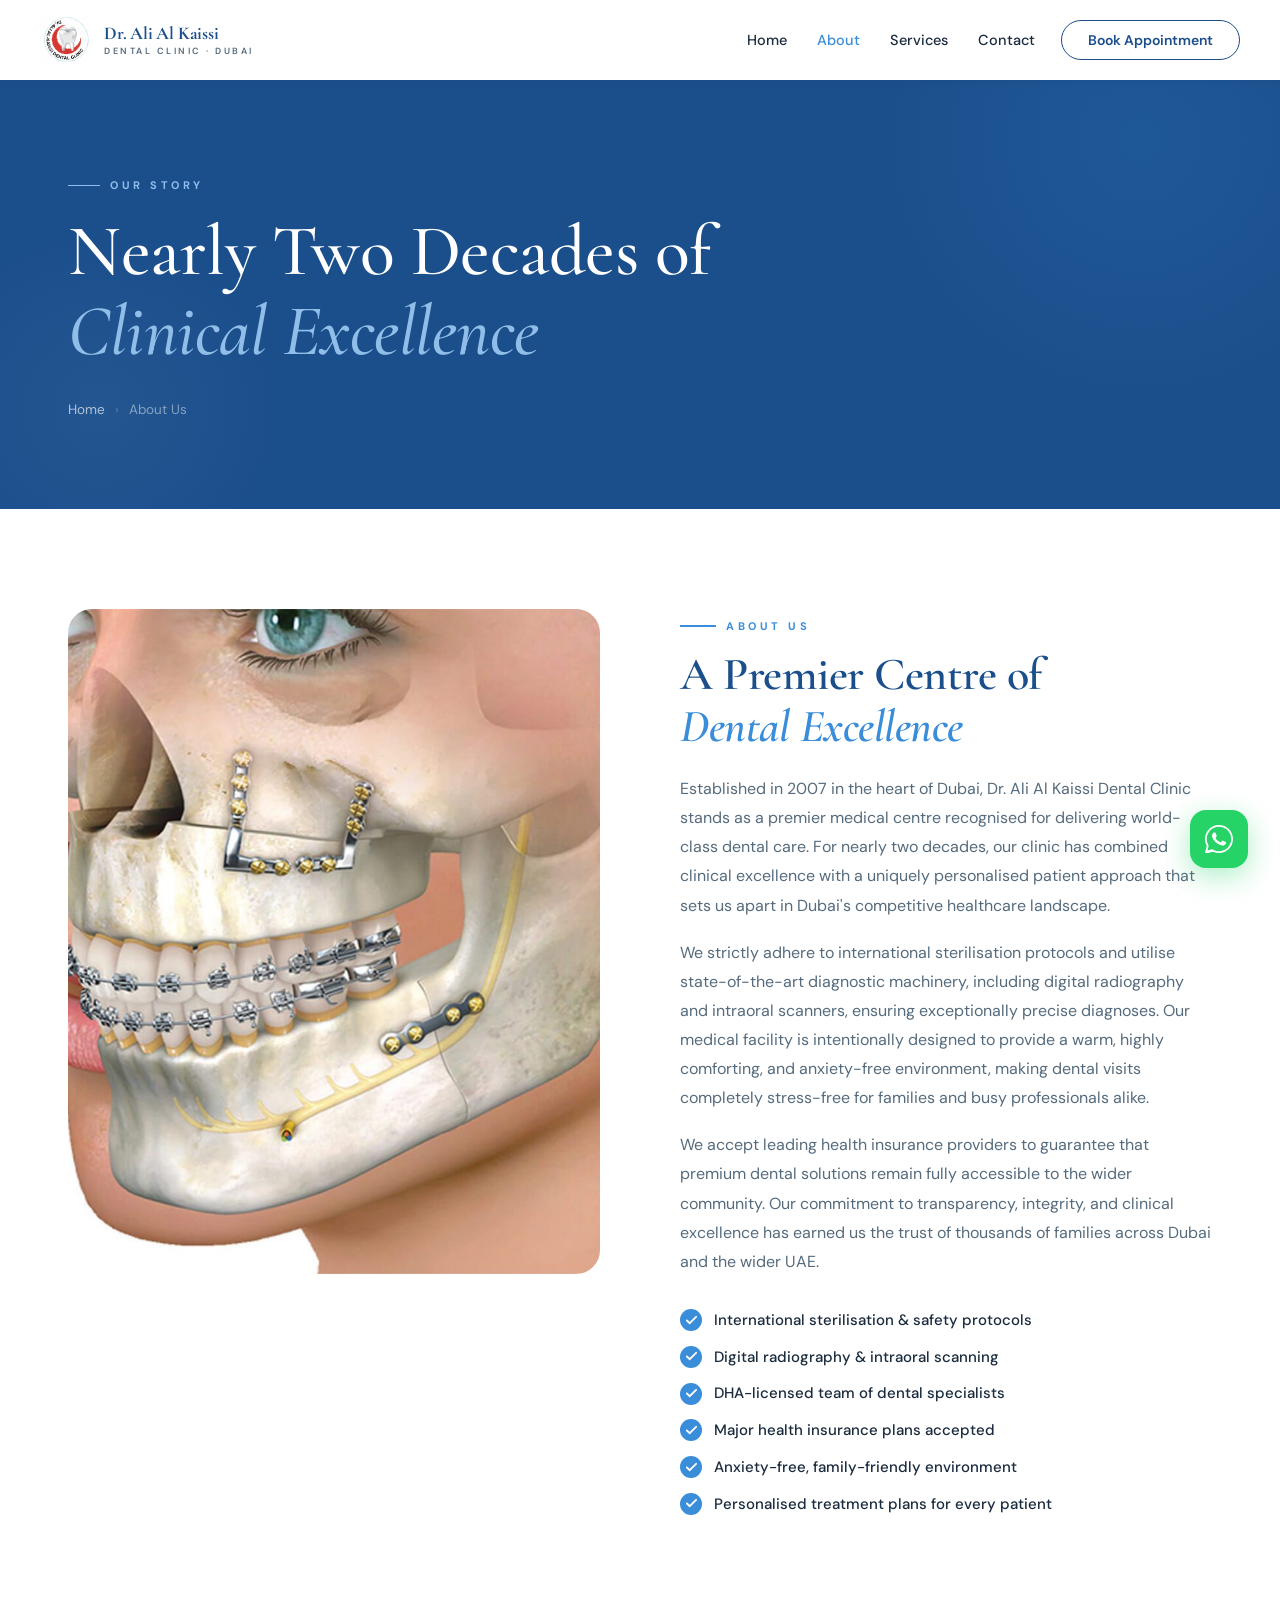
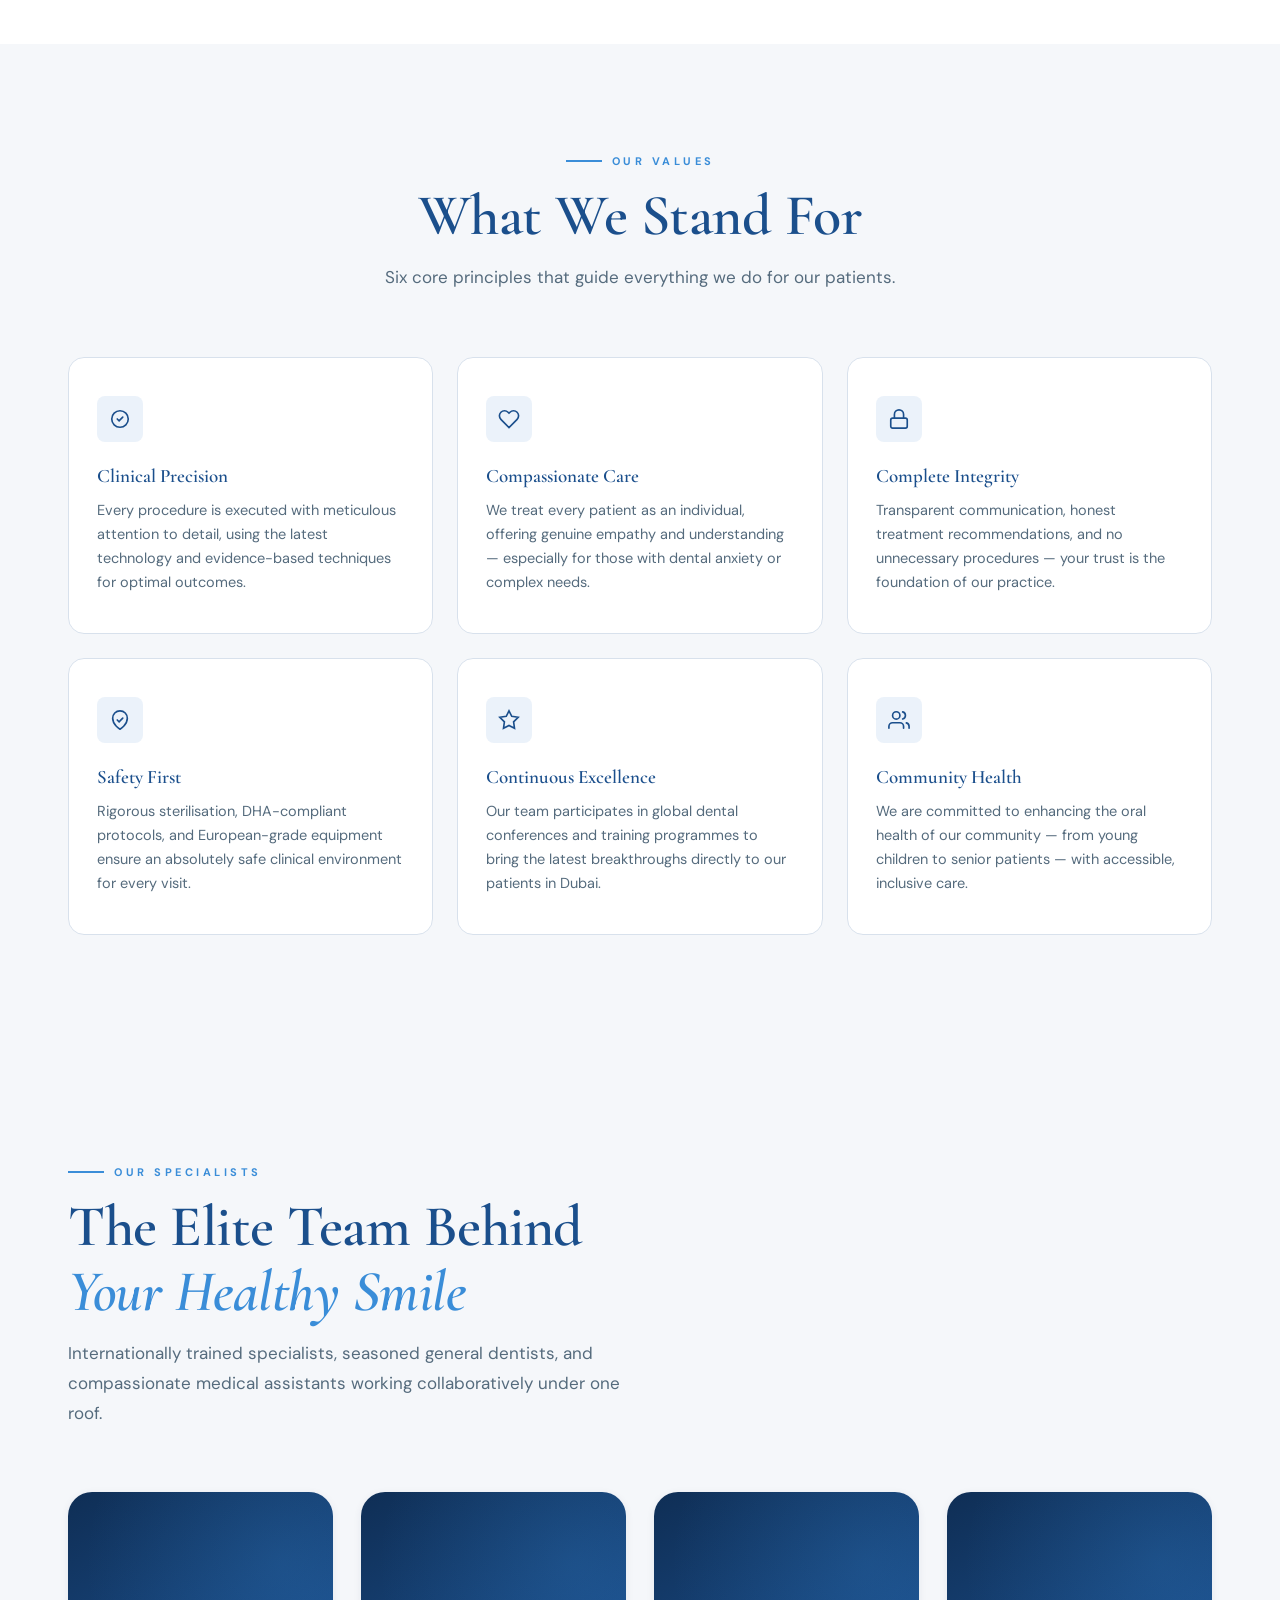
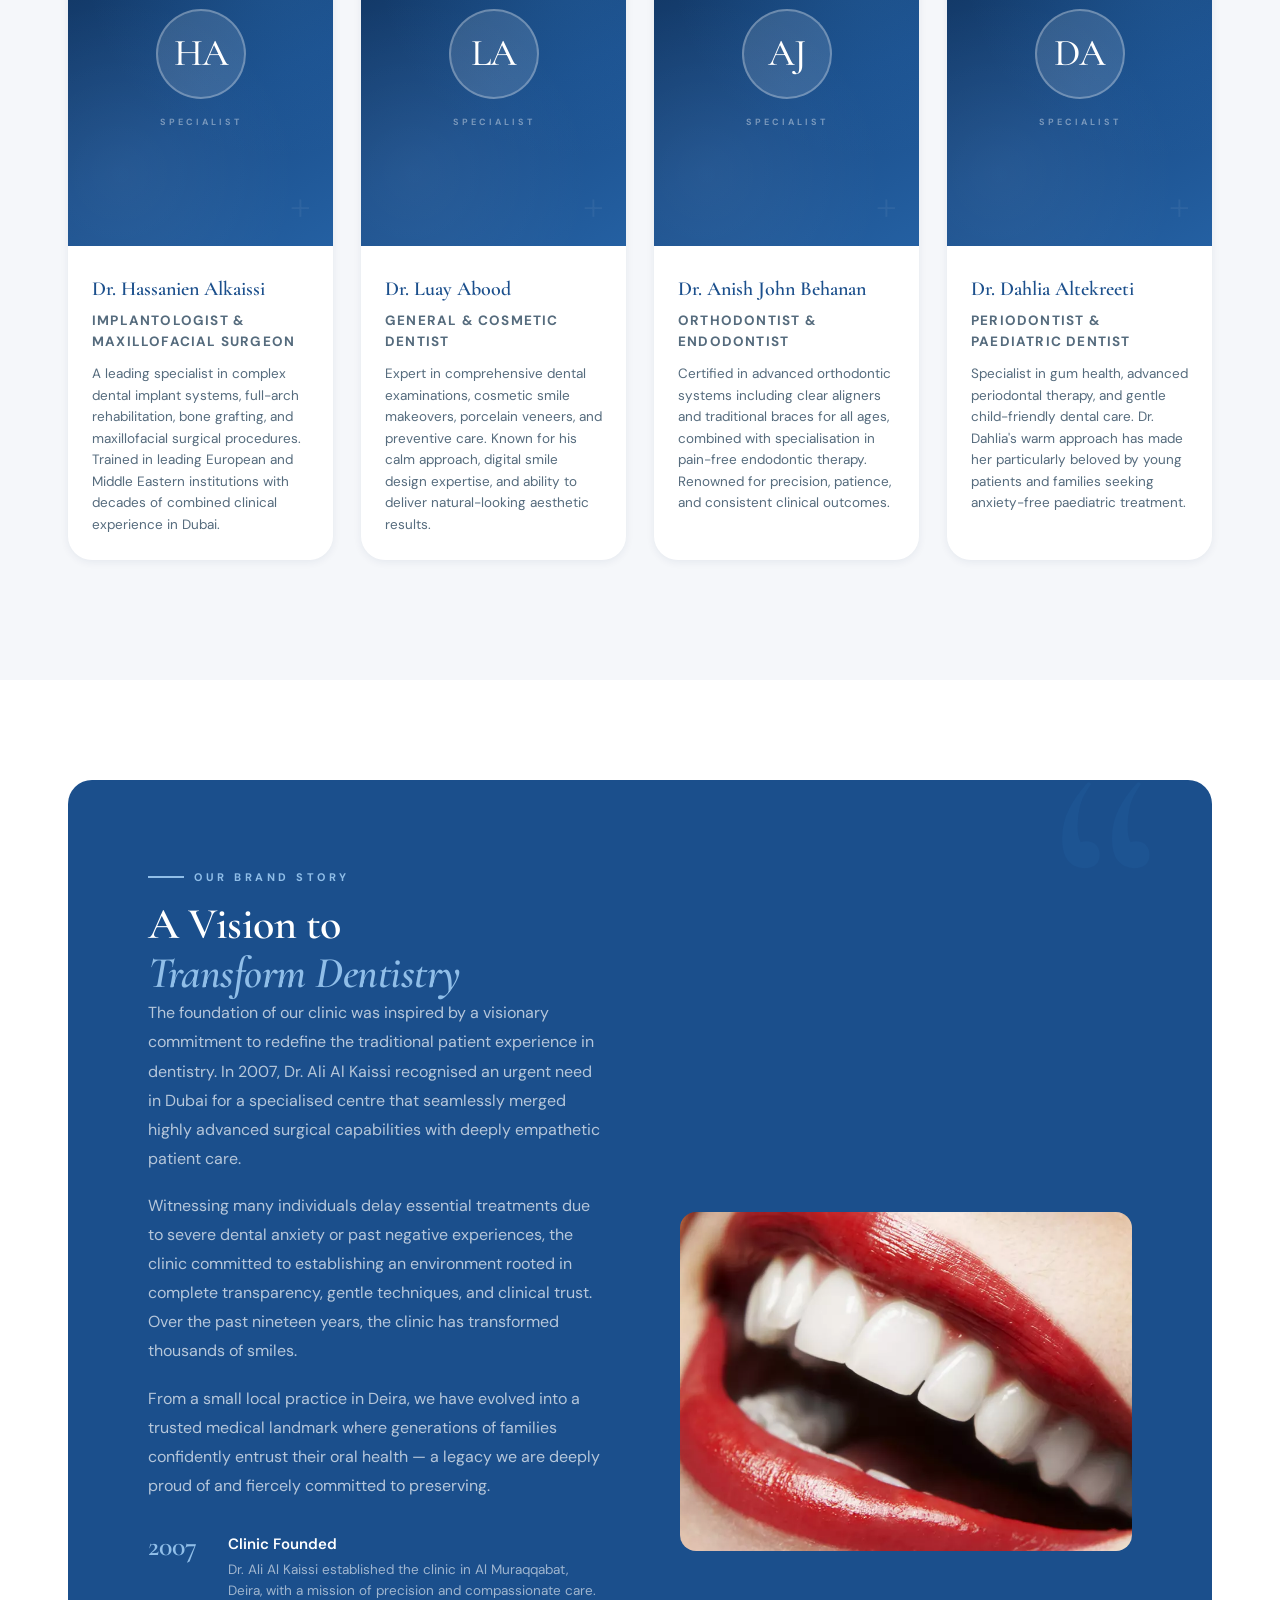
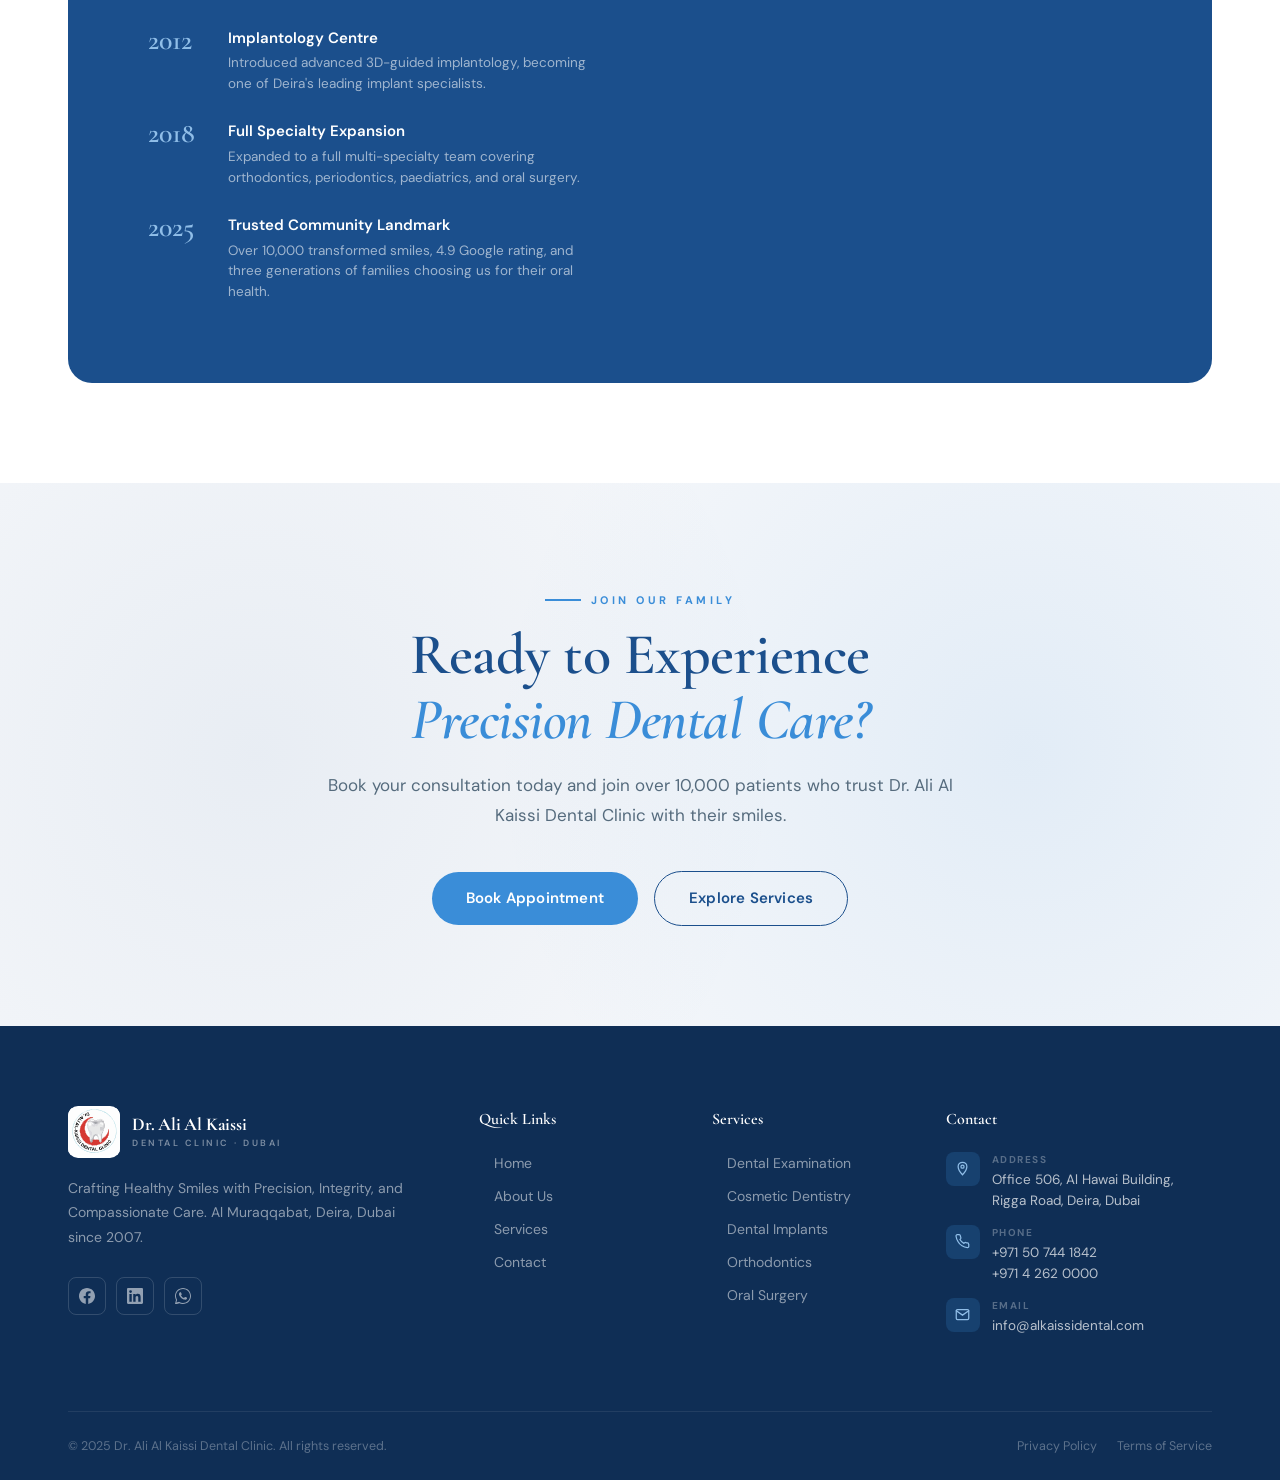
<file: about.html>
<!DOCTYPE html>
<html lang="en">
<head>
  <meta charset="UTF-8" />
  <meta name="viewport" content="width=device-width, initial-scale=1.0" />
  <title>About Us | Dr. Ali Al Kaissi Dental Clinic Dubai</title>
  <meta name="description" content="Learn about Dr. Ali Al Kaissi Dental Clinic — established 2007 in Deira, Dubai. Meet our specialist team and discover our 19-year story of clinical excellence and compassionate care." />
  <link rel="canonical" href="https://www.alkaissidental.com/about.html" />
  <link rel="stylesheet" href="css/style.css?v=2" />
</head>
<body>

<!-- NAVBAR -->
<nav class="navbar" role="navigation" aria-label="Main navigation">
  <div class="nav-inner">
    <a href="index.html" class="logo" aria-label="Dr. Ali Al Kaissi Dental Clinic home">
      <img src="logo.svg" class="logo-img" alt="Dr. Ali Al Kaissi Dental Clinic logo" />
      <div><div class="logo-text">Dr. Ali Al Kaissi<span class="logo-sub">Dental Clinic · Dubai</span></div></div>
    </a>
    <ul class="nav-menu" role="list">
      <li><a href="index.html"    class="nav-link">Home</a></li>
      <li><a href="about.html"    class="nav-link active">About</a></li>
      <li><a href="services.html" class="nav-link">Services</a></li>
      <li><a href="contact.html"  class="nav-link">Contact</a></li>
      <li><a href="contact.html"  class="nav-book">Book Appointment</a></li>
    </ul>
    <button class="nav-toggle" aria-label="Toggle menu" aria-expanded="false">
      <span></span><span></span><span></span>
    </button>
  </div>
</nav>

<!-- PAGE HERO -->
<header class="page-hero" aria-labelledby="page-title">
  <div class="container">
    <div class="page-hero-label">Our Story</div>
    <h1 id="page-title">Nearly Two Decades of<br><em>Clinical Excellence</em></h1>
    <nav class="breadcrumb" aria-label="Breadcrumb">
      <a href="index.html">Home</a>
      <span class="breadcrumb-sep" aria-hidden="true">›</span>
      <span aria-current="page">About Us</span>
    </nav>
  </div>
</header>

<!-- ABOUT FULL -->
<section class="about-full" aria-labelledby="about-heading">
  <div class="container">
    <div class="about-full-grid">

      <div class="about-sticky-img fade-up">
        <img src="Oral and Maxillofacial Surgery.jpg"
             alt="Dr. Ali Al Kaissi Dental Clinic interior" loading="lazy" />
      </div>

      <div class="about-full-content fade-up d2">
        <span class="section-label">About Us</span>
        <h2 class="section-title" id="about-heading">A Premier Centre of<br><em>Dental Excellence</em></h2>

        <p>Established in 2007 in the heart of Dubai, Dr. Ali Al Kaissi Dental Clinic stands as a premier medical centre recognised for delivering world-class dental care. For nearly two decades, our clinic has combined clinical excellence with a uniquely personalised patient approach that sets us apart in Dubai's competitive healthcare landscape.</p>

        <p>We strictly adhere to international sterilisation protocols and utilise state-of-the-art diagnostic machinery, including digital radiography and intraoral scanners, ensuring exceptionally precise diagnoses. Our medical facility is intentionally designed to provide a warm, highly comforting, and anxiety-free environment, making dental visits completely stress-free for families and busy professionals alike.</p>

        <p>We accept leading health insurance providers to guarantee that premium dental solutions remain fully accessible to the wider community. Our commitment to transparency, integrity, and clinical excellence has earned us the trust of thousands of families across Dubai and the wider UAE.</p>

        <ul class="about-points" style="margin-top:32px;">
          <li class="about-point">
            <span class="about-point-check"><svg viewBox="0 0 12 10" fill="none" stroke="currentColor" stroke-width="2" stroke-linecap="round"><path d="M1 5l3 3 7-7"/></svg></span>
            International sterilisation &amp; safety protocols
          </li>
          <li class="about-point">
            <span class="about-point-check"><svg viewBox="0 0 12 10" fill="none" stroke="currentColor" stroke-width="2" stroke-linecap="round"><path d="M1 5l3 3 7-7"/></svg></span>
            Digital radiography &amp; intraoral scanning
          </li>
          <li class="about-point">
            <span class="about-point-check"><svg viewBox="0 0 12 10" fill="none" stroke="currentColor" stroke-width="2" stroke-linecap="round"><path d="M1 5l3 3 7-7"/></svg></span>
            DHA-licensed team of dental specialists
          </li>
          <li class="about-point">
            <span class="about-point-check"><svg viewBox="0 0 12 10" fill="none" stroke="currentColor" stroke-width="2" stroke-linecap="round"><path d="M1 5l3 3 7-7"/></svg></span>
            Major health insurance plans accepted
          </li>
          <li class="about-point">
            <span class="about-point-check"><svg viewBox="0 0 12 10" fill="none" stroke="currentColor" stroke-width="2" stroke-linecap="round"><path d="M1 5l3 3 7-7"/></svg></span>
            Anxiety-free, family-friendly environment
          </li>
          <li class="about-point">
            <span class="about-point-check"><svg viewBox="0 0 12 10" fill="none" stroke="currentColor" stroke-width="2" stroke-linecap="round"><path d="M1 5l3 3 7-7"/></svg></span>
            Personalised treatment plans for every patient
          </li>
        </ul>
      </div>

    </div>
  </div>
</section>

<!-- VALUES -->
<section class="values-section" aria-labelledby="values-heading">
  <div class="container">
    <div class="section-header centered fade-up">
      <span class="section-label">Our Values</span>
      <h2 class="section-title" id="values-heading">What We Stand For</h2>
      <p class="section-subtitle" style="margin-top:14px;">Six core principles that guide everything we do for our patients.</p>
    </div>

    <div class="values-grid">
      <div class="value-card fade-up d1">
        <div class="value-icon">
          <svg viewBox="0 0 24 24" fill="none" stroke="currentColor" stroke-width="1.8" stroke-linecap="round">
            <path d="M9 12l2 2 4-4m6 2a9 9 0 1 1-18 0 9 9 0 0 1 18 0z"/>
          </svg>
        </div>
        <h4>Clinical Precision</h4>
        <p>Every procedure is executed with meticulous attention to detail, using the latest technology and evidence-based techniques for optimal outcomes.</p>
      </div>

      <div class="value-card fade-up d2">
        <div class="value-icon">
          <svg viewBox="0 0 24 24" fill="none" stroke="currentColor" stroke-width="1.8" stroke-linecap="round">
            <path d="M20.84 4.61a5.5 5.5 0 0 0-7.78 0L12 5.67l-1.06-1.06a5.5 5.5 0 0 0-7.78 7.78l1.06 1.06L12 21.23l7.78-7.78 1.06-1.06a5.5 5.5 0 0 0 0-7.78z"/>
          </svg>
        </div>
        <h4>Compassionate Care</h4>
        <p>We treat every patient as an individual, offering genuine empathy and understanding — especially for those with dental anxiety or complex needs.</p>
      </div>

      <div class="value-card fade-up d3">
        <div class="value-icon">
          <svg viewBox="0 0 24 24" fill="none" stroke="currentColor" stroke-width="1.8" stroke-linecap="round">
            <rect x="3" y="11" width="18" height="11" rx="2"/>
            <path d="M7 11V7a5 5 0 0 1 10 0v4"/>
          </svg>
        </div>
        <h4>Complete Integrity</h4>
        <p>Transparent communication, honest treatment recommendations, and no unnecessary procedures — your trust is the foundation of our practice.</p>
      </div>

      <div class="value-card fade-up d4">
        <div class="value-icon">
          <svg viewBox="0 0 24 24" fill="none" stroke="currentColor" stroke-width="1.8" stroke-linecap="round">
            <path d="M12 22s-8-4.5-8-11.8A8 8 0 0 1 12 2a8 8 0 0 1 8 8.2c0 7.3-8 11.8-8 11.8z"/>
            <path d="M9 12l2 2 4-4"/>
          </svg>
        </div>
        <h4>Safety First</h4>
        <p>Rigorous sterilisation, DHA-compliant protocols, and European-grade equipment ensure an absolutely safe clinical environment for every visit.</p>
      </div>

      <div class="value-card fade-up d5">
        <div class="value-icon">
          <svg viewBox="0 0 24 24" fill="none" stroke="currentColor" stroke-width="1.8" stroke-linecap="round">
            <path d="M12 2l3 6 7 1-5 5 1 7-6-3-6 3 1-7-5-5 7-1z"/>
          </svg>
        </div>
        <h4>Continuous Excellence</h4>
        <p>Our team participates in global dental conferences and training programmes to bring the latest breakthroughs directly to our patients in Dubai.</p>
      </div>

      <div class="value-card fade-up d6">
        <div class="value-icon">
          <svg viewBox="0 0 24 24" fill="none" stroke="currentColor" stroke-width="1.8" stroke-linecap="round">
            <path d="M17 21v-2a4 4 0 0 0-4-4H5a4 4 0 0 0-4 4v2"/><circle cx="9" cy="7" r="4"/>
            <path d="M23 21v-2a4 4 0 0 0-3-3.87M16 3.13a4 4 0 0 1 0 7.75"/>
          </svg>
        </div>
        <h4>Community Health</h4>
        <p>We are committed to enhancing the oral health of our community — from young children to senior patients — with accessible, inclusive care.</p>
      </div>
    </div>
  </div>
</section>

<!-- TEAM -->
<section class="team-section" id="team" aria-labelledby="team-heading">
  <div class="container">
    <div class="section-header fade-up">
      <span class="section-label">Our Specialists</span>
      <h2 class="section-title" id="team-heading">The Elite Team Behind<br><em>Your Healthy Smile</em></h2>
      <p class="section-subtitle" style="margin-top:14px;">Internationally trained specialists, seasoned general dentists, and compassionate medical assistants working collaboratively under one roof.</p>
    </div>

    <div class="team-full-grid">
      <article class="team-card fade-up d1">
        <div class="team-avatar" role="img" aria-label="Dr. Hassanien Alkaissi">
          <div class="team-avatar-inner">
            <div class="team-initials-circle">HA</div>
            <span class="team-avatar-label">Specialist</span>
          </div>
          <div class="team-photo-overlay" aria-hidden="true"></div>
        </div>
        <div class="team-info">
          <h3>Dr. Hassanien Alkaissi</h3>
          <p class="team-role">Implantologist &amp; Maxillofacial Surgeon</p>
          <p>A leading specialist in complex dental implant systems, full-arch rehabilitation, bone grafting, and maxillofacial surgical procedures. Trained in leading European and Middle Eastern institutions with decades of combined clinical experience in Dubai.</p>
        </div>
      </article>

      <article class="team-card fade-up d2">
        <div class="team-avatar" role="img" aria-label="Dr. Luay Abood">
          <div class="team-avatar-inner">
            <div class="team-initials-circle">LA</div>
            <span class="team-avatar-label">Specialist</span>
          </div>
          <div class="team-photo-overlay" aria-hidden="true"></div>
        </div>
        <div class="team-info">
          <h3>Dr. Luay Abood</h3>
          <p class="team-role">General &amp; Cosmetic Dentist</p>
          <p>Expert in comprehensive dental examinations, cosmetic smile makeovers, porcelain veneers, and preventive care. Known for his calm approach, digital smile design expertise, and ability to deliver natural-looking aesthetic results.</p>
        </div>
      </article>

      <article class="team-card fade-up d3">
        <div class="team-avatar" role="img" aria-label="Dr. Anish John Behanan">
          <div class="team-avatar-inner">
            <div class="team-initials-circle">AJ</div>
            <span class="team-avatar-label">Specialist</span>
          </div>
          <div class="team-photo-overlay" aria-hidden="true"></div>
        </div>
        <div class="team-info">
          <h3>Dr. Anish John Behanan</h3>
          <p class="team-role">Orthodontist &amp; Endodontist</p>
          <p>Certified in advanced orthodontic systems including clear aligners and traditional braces for all ages, combined with specialisation in pain-free endodontic therapy. Renowned for precision, patience, and consistent clinical outcomes.</p>
        </div>
      </article>

      <article class="team-card fade-up d4">
        <div class="team-avatar" role="img" aria-label="Dr. Dahlia Altekreeti">
          <div class="team-avatar-inner">
            <div class="team-initials-circle">DA</div>
            <span class="team-avatar-label">Specialist</span>
          </div>
          <div class="team-photo-overlay" aria-hidden="true"></div>
        </div>
        <div class="team-info">
          <h3>Dr. Dahlia Altekreeti</h3>
          <p class="team-role">Periodontist &amp; Paediatric Dentist</p>
          <p>Specialist in gum health, advanced periodontal therapy, and gentle child-friendly dental care. Dr. Dahlia's warm approach has made her particularly beloved by young patients and families seeking anxiety-free paediatric treatment.</p>
        </div>
      </article>
    </div>
  </div>
</section>

<!-- BRAND STORY -->
<section class="brand-story-section" aria-labelledby="story-heading">
  <div class="container">
    <div class="brand-story-inner">
      <div class="fade-up">
        <span class="section-label">Our Brand Story</span>
        <h2 class="section-title" id="story-heading">A Vision to<br><em>Transform Dentistry</em></h2>
        <p>The foundation of our clinic was inspired by a visionary commitment to redefine the traditional patient experience in dentistry. In 2007, Dr. Ali Al Kaissi recognised an urgent need in Dubai for a specialised centre that seamlessly merged highly advanced surgical capabilities with deeply empathetic patient care.</p>
        <p>Witnessing many individuals delay essential treatments due to severe dental anxiety or past negative experiences, the clinic committed to establishing an environment rooted in complete transparency, gentle techniques, and clinical trust. Over the past nineteen years, the clinic has transformed thousands of smiles.</p>
        <p>From a small local practice in Deira, we have evolved into a trusted medical landmark where generations of families confidently entrust their oral health — a legacy we are deeply proud of and fiercely committed to preserving.</p>

        <div class="story-highlights">
          <div class="story-highlight">
            <div class="sh-year">2007</div>
            <div class="sh-text">
              <h5>Clinic Founded</h5>
              <p>Dr. Ali Al Kaissi established the clinic in Al Muraqqabat, Deira, with a mission of precision and compassionate care.</p>
            </div>
          </div>
          <div class="story-highlight">
            <div class="sh-year">2012</div>
            <div class="sh-text">
              <h5>Implantology Centre</h5>
              <p>Introduced advanced 3D-guided implantology, becoming one of Deira's leading implant specialists.</p>
            </div>
          </div>
          <div class="story-highlight">
            <div class="sh-year">2018</div>
            <div class="sh-text">
              <h5>Full Specialty Expansion</h5>
              <p>Expanded to a full multi-specialty team covering orthodontics, periodontics, paediatrics, and oral surgery.</p>
            </div>
          </div>
          <div class="story-highlight">
            <div class="sh-year">2025</div>
            <div class="sh-text">
              <h5>Trusted Community Landmark</h5>
              <p>Over 10,000 transformed smiles, 4.9 Google rating, and three generations of families choosing us for their oral health.</p>
            </div>
          </div>
        </div>
      </div>

      <div class="brand-story-image fade-up d2">
        <img src="Cosmetic Dentistry.webp"
             alt="Dr. Ali Al Kaissi Dental Clinic" loading="lazy" />
      </div>
    </div>
  </div>
</section>

<!-- CTA -->
<section class="cta-banner" aria-labelledby="cta-heading">
  <div class="container">
    <div class="cta-inner fade-up">
      <span class="section-label">Join Our Family</span>
      <h2 class="section-title" id="cta-heading">Ready to Experience<br><em>Precision Dental Care?</em></h2>
      <p>Book your consultation today and join over 10,000 patients who trust Dr. Ali Al Kaissi Dental Clinic with their smiles.</p>
      <div class="cta-buttons">
        <a href="contact.html" class="btn btn-accent">Book Appointment</a>
        <a href="services.html" class="btn btn-outline-primary">Explore Services</a>
      </div>
    </div>
  </div>
</section>

<!-- FOOTER -->
<footer class="footer" role="contentinfo">
  <div class="container">
    <div class="footer-grid">
      <div class="footer-brand">
        <a href="index.html" class="logo" aria-label="Dr. Ali Al Kaissi Dental Clinic">
          <img src="logo.svg" class="logo-img" alt="Logo" />
          <div><div class="logo-text">Dr. Ali Al Kaissi<span class="logo-sub">Dental Clinic · Dubai</span></div></div>
        </a>
        <p>Crafting Healthy Smiles with Precision, Integrity, and Compassionate Care. Al Muraqqabat, Deira, Dubai since 2007.</p>
        <div class="social-links">
          <a href="https://www.facebook.com/alkaissidental" target="_blank" rel="noopener" class="social-link" aria-label="Facebook">
            <svg viewBox="0 0 24 24" fill="currentColor"><path d="M24 12.073c0-6.627-5.373-12-12-12s-12 5.373-12 12c0 5.99 4.388 10.954 10.125 11.854v-8.385H7.078v-3.47h3.047V9.43c0-3.007 1.792-4.669 4.533-4.669 1.312 0 2.686.235 2.686.235v2.953H15.83c-1.491 0-1.956.925-1.956 1.874v2.25h3.328l-.532 3.47h-2.796v8.385C19.612 23.027 24 18.062 24 12.073z"/></svg>
          </a>
          <a href="https://www.linkedin.com/company/alkaissidental" target="_blank" rel="noopener" class="social-link" aria-label="LinkedIn">
            <svg viewBox="0 0 24 24" fill="currentColor"><path d="M20.447 20.452h-3.554v-5.569c0-1.328-.027-3.037-1.852-3.037-1.853 0-2.136 1.445-2.136 2.939v5.667H9.351V9h3.414v1.561h.046c.477-.9 1.637-1.85 3.37-1.85 3.601 0 4.267 2.37 4.267 5.455v6.286zM5.337 7.433a2.062 2.062 0 0 1-2.063-2.065 2.064 2.064 0 1 1 2.063 2.065zm1.782 13.019H3.555V9h3.564v11.452zM22.225 0H1.771C.792 0 0 .774 0 1.729v20.542C0 23.227.792 24 1.771 24h20.451C23.2 24 24 23.227 24 22.271V1.729C24 .774 23.2 0 22.222 0h.003z"/></svg>
          </a>
          <a href="https://wa.me/971507441842" target="_blank" rel="noopener" class="social-link" aria-label="WhatsApp">
            <svg viewBox="0 0 24 24" fill="currentColor"><path d="M17.472 14.382c-.297-.149-1.758-.867-2.03-.967-.273-.099-.471-.148-.67.15-.197.297-.767.966-.94 1.164-.173.199-.347.223-.644.075-.297-.15-1.255-.463-2.39-1.475-.883-.788-1.48-1.761-1.653-2.059-.173-.297-.018-.458.13-.606.134-.133.298-.347.446-.52.149-.174.198-.298.298-.497.099-.198.05-.371-.025-.52-.075-.149-.669-1.612-.916-2.207-.242-.579-.487-.5-.669-.51-.173-.008-.371-.01-.57-.01-.198 0-.52.074-.792.372-.272.297-1.04 1.016-1.04 2.479 0 1.462 1.065 2.875 1.213 3.074.149.198 2.096 3.2 5.077 4.487.709.306 1.262.489 1.694.625.712.227 1.36.195 1.871.118.571-.085 1.758-.719 2.006-1.413.248-.694.248-1.289.173-1.413-.074-.124-.272-.198-.57-.347zM12 0C5.373 0 0 5.373 0 12c0 2.123.555 4.116 1.524 5.847L.057 23.547a.75.75 0 0 0 .921.921l5.701-1.468A11.945 11.945 0 0 0 12 24c6.627 0 12-5.373 12-12S18.627 0 12 0zm0 22.5c-1.99 0-3.855-.545-5.455-1.49l-.39-.231-4.037 1.038 1.037-4.038-.23-.39A10.453 10.453 0 0 1 1.5 12C1.5 6.201 6.201 1.5 12 1.5S22.5 6.201 22.5 12 17.799 22.5 12 22.5z"/></svg>
          </a>
        </div>
      </div>
      <div class="footer-col">
        <h4>Quick Links</h4>
        <ul class="footer-links">
          <li><a href="index.html">Home</a></li>
          <li><a href="about.html">About Us</a></li>
          <li><a href="services.html">Services</a></li>
          <li><a href="contact.html">Contact</a></li>
        </ul>
      </div>
      <div class="footer-col">
        <h4>Services</h4>
        <ul class="footer-links">
          <li><a href="services.html#examination">Dental Examination</a></li>
          <li><a href="services.html#cosmetic">Cosmetic Dentistry</a></li>
          <li><a href="services.html#implants">Dental Implants</a></li>
          <li><a href="services.html#orthodontics">Orthodontics</a></li>
          <li><a href="services.html#surgery">Oral Surgery</a></li>
        </ul>
      </div>
      <div class="footer-col">
        <h4>Contact</h4>
        <div class="footer-contact-item">
          <div class="footer-ci-icon"><svg viewBox="0 0 24 24" fill="none" stroke="currentColor" stroke-width="2" stroke-linecap="round"><path d="M12 2C8.13 2 5 5.13 5 9c0 5.25 7 13 7 13s7-7.75 7-13c0-3.87-3.13-7-7-7z"/><circle cx="12" cy="9" r="2.5"/></svg></div>
          <div><div class="footer-ci-label">Address</div><div class="footer-ci-value">Office 506, Al Hawai Building,<br>Rigga Road, Deira, Dubai</div></div>
        </div>
        <div class="footer-contact-item">
          <div class="footer-ci-icon"><svg viewBox="0 0 24 24" fill="none" stroke="currentColor" stroke-width="2" stroke-linecap="round"><path d="M22 16.92v3a2 2 0 0 1-2.18 2 19.79 19.79 0 0 1-8.63-3.07A19.5 19.5 0 0 1 4.69 11.9a19.79 19.79 0 0 1-3.07-8.67A2 2 0 0 1 3.6 1.1h3a2 2 0 0 1 2 1.72c.127.96.361 1.903.7 2.81a2 2 0 0 1-.45 2.11L7.91 8.72a16 16 0 0 0 6.29 6.29l.98-.87a2 2 0 0 1 2.1-.45c.907.339 1.85.573 2.81.7a2 2 0 0 1 1.72 2.03z"/></svg></div>
          <div><div class="footer-ci-label">Phone</div><div class="footer-ci-value"><a href="tel:+971507441842">+971 50 744 1842</a><br><a href="tel:+97142620000">+971 4 262 0000</a></div></div>
        </div>
        <div class="footer-contact-item">
          <div class="footer-ci-icon"><svg viewBox="0 0 24 24" fill="none" stroke="currentColor" stroke-width="2" stroke-linecap="round"><path d="M4 4h16c1.1 0 2 .9 2 2v12c0 1.1-.9 2-2 2H4c-1.1 0-2-.9-2-2V6c0-1.1.9-2 2-2z"/><polyline points="22,6 12,13 2,6"/></svg></div>
          <div><div class="footer-ci-label">Email</div><div class="footer-ci-value"><a href="mailto:info@alkaissidental.com">info@alkaissidental.com</a></div></div>
        </div>
      </div>
    </div>
    <div class="footer-bottom">
      <p class="footer-copy">&copy; 2025 Dr. Ali Al Kaissi Dental Clinic. All rights reserved.</p>
      <div class="footer-legal"><a href="#">Privacy Policy</a><a href="#">Terms of Service</a></div>
    </div>
  </div>
</footer>

<!-- WHATSAPP -->
<a href="https://wa.me/971507441842?text=Hello%2C+I+would+like+to+book+an+appointment+at+Dr.+Ali+Al+Kaissi+Dental+Clinic."
   target="_blank" rel="noopener noreferrer" class="whatsapp-fab" aria-label="Chat on WhatsApp">
  <svg viewBox="0 0 24 24" aria-hidden="true">
    <path d="M17.472 14.382c-.297-.149-1.758-.867-2.03-.967-.273-.099-.471-.148-.67.15-.197.297-.767.966-.94 1.164-.173.199-.347.223-.644.075-.297-.15-1.255-.463-2.39-1.475-.883-.788-1.48-1.761-1.653-2.059-.173-.297-.018-.458.13-.606.134-.133.298-.347.446-.52.149-.174.198-.298.298-.497.099-.198.05-.371-.025-.52-.075-.149-.669-1.612-.916-2.207-.242-.579-.487-.5-.669-.51-.173-.008-.371-.01-.57-.01-.198 0-.52.074-.792.372-.272.297-1.04 1.016-1.04 2.479 0 1.462 1.065 2.875 1.213 3.074.149.198 2.096 3.2 5.077 4.487.709.306 1.262.489 1.694.625.712.227 1.36.195 1.871.118.571-.085 1.758-.719 2.006-1.413.248-.694.248-1.289.173-1.413-.074-.124-.272-.198-.57-.347z"/>
    <path d="M12 0C5.373 0 0 5.373 0 12c0 2.123.555 4.116 1.524 5.847L.057 23.547a.75.75 0 0 0 .921.921l5.701-1.468A11.945 11.945 0 0 0 12 24c6.627 0 12-5.373 12-12S18.627 0 12 0zm0 22.5c-1.99 0-3.855-.545-5.455-1.49l-.39-.231-4.037 1.038 1.037-4.038-.23-.39A10.453 10.453 0 0 1 1.5 12C1.5 6.201 6.201 1.5 12 1.5S22.5 6.201 22.5 12 17.799 22.5 12 22.5z"/>
  </svg>
  <span class="wa-tooltip">Book via WhatsApp</span>
</a>

<script src="js/main.js"></script>
</body>
</html>
</file>
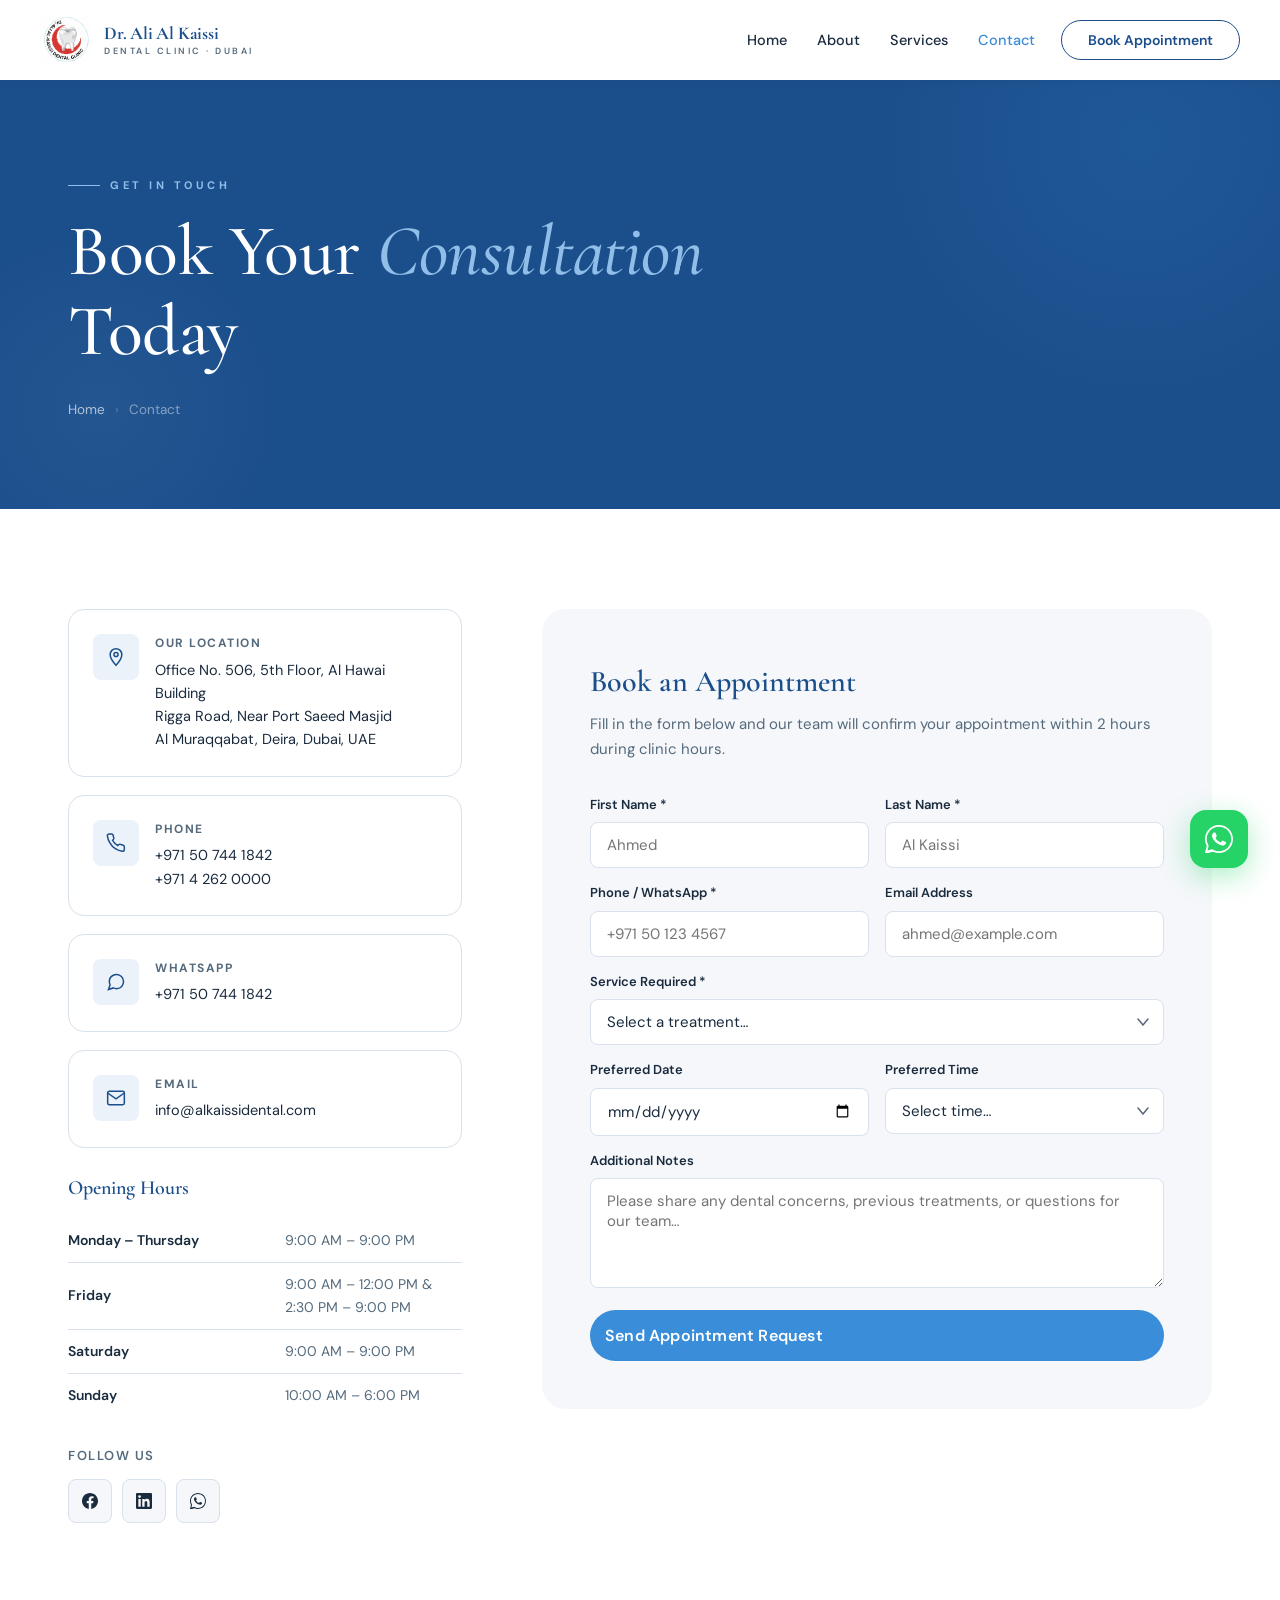
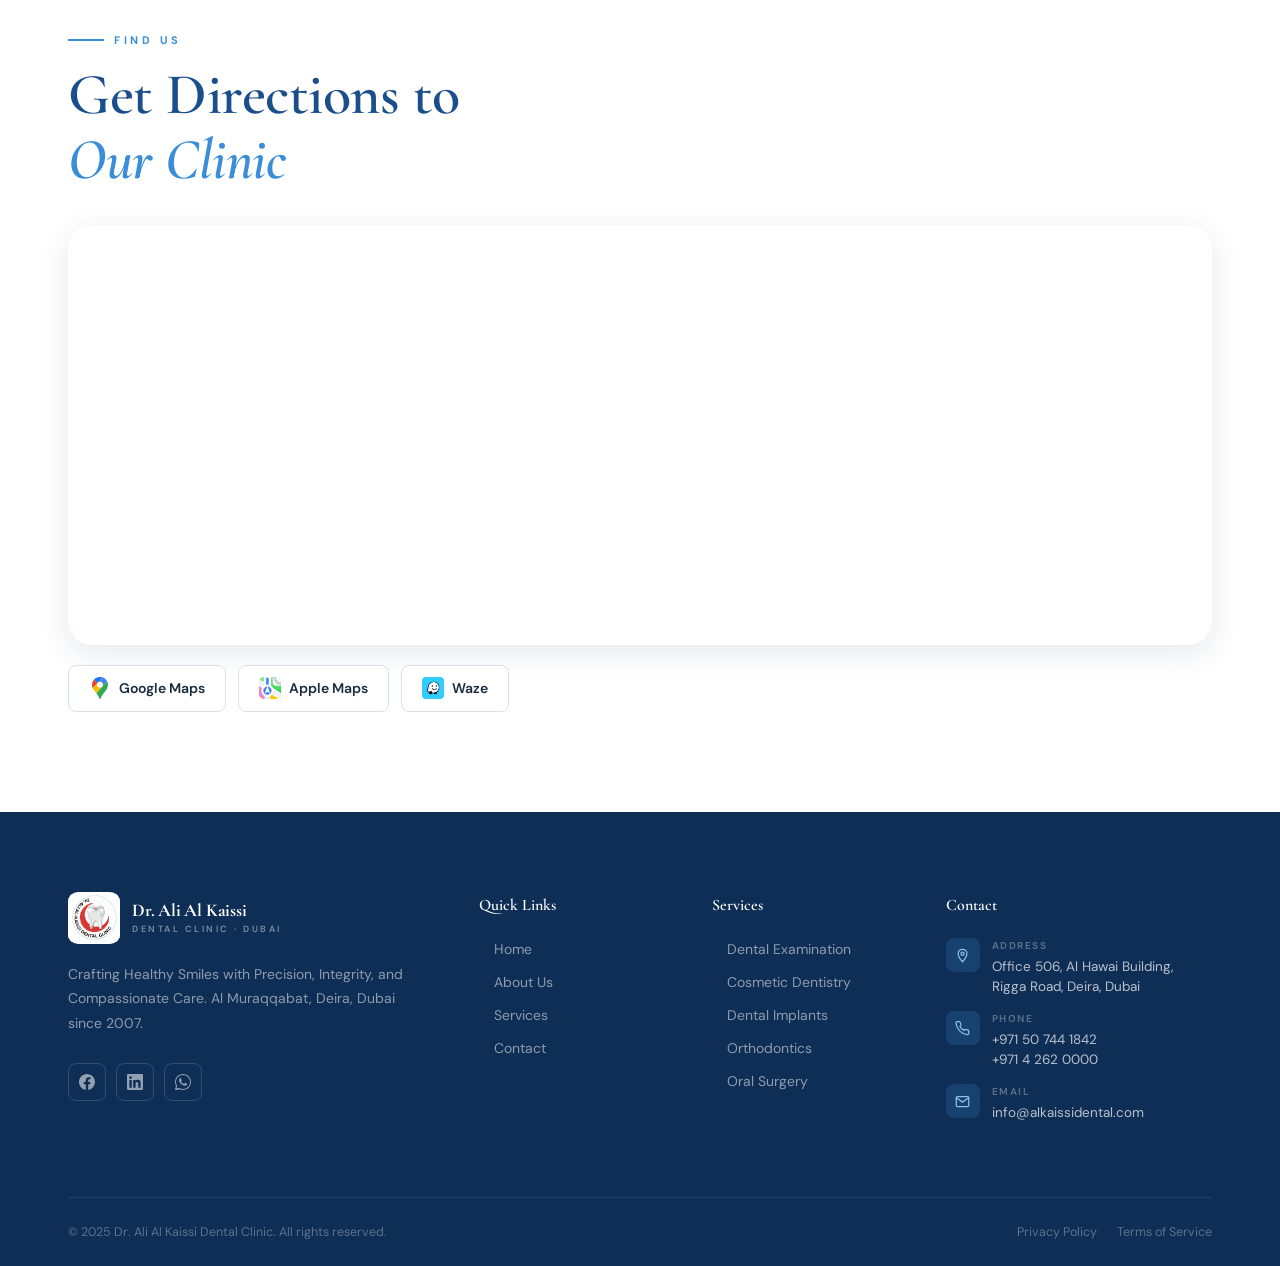
<file: contact.html>
<!DOCTYPE html>
<html lang="en">
<head>
  <meta charset="UTF-8" />
  <meta name="viewport" content="width=device-width, initial-scale=1.0" />
  <title>Contact &amp; Appointments | Dr. Ali Al Kaissi Dental Clinic Dubai</title>
  <meta name="description" content="Contact Dr. Ali Al Kaissi Dental Clinic — Office 506, Al Hawai Building, Rigga Road, Al Muraqqabat, Deira, Dubai. Book an appointment online or via WhatsApp +971 50 744 1842." />
  <link rel="canonical" href="https://www.alkaissidental.com/contact.html" />
  <link rel="stylesheet" href="css/style.css?v=2" />
</head>
<body>

<!-- NAVBAR -->
<nav class="navbar" role="navigation" aria-label="Main navigation">
  <div class="nav-inner">
    <a href="index.html" class="logo" aria-label="Dr. Ali Al Kaissi Dental Clinic home">
      <img src="logo.svg" class="logo-img" alt="Dr. Ali Al Kaissi Dental Clinic logo" />
      <div><div class="logo-text">Dr. Ali Al Kaissi<span class="logo-sub">Dental Clinic · Dubai</span></div></div>
    </a>
    <ul class="nav-menu" role="list">
      <li><a href="index.html"    class="nav-link">Home</a></li>
      <li><a href="about.html"    class="nav-link">About</a></li>
      <li><a href="services.html" class="nav-link">Services</a></li>
      <li><a href="contact.html"  class="nav-link active">Contact</a></li>
      <li><a href="contact.html"  class="nav-book">Book Appointment</a></li>
    </ul>
    <button class="nav-toggle" aria-label="Toggle menu" aria-expanded="false">
      <span></span><span></span><span></span>
    </button>
  </div>
</nav>

<!-- PAGE HERO -->
<header class="page-hero" aria-labelledby="page-title">
  <div class="container">
    <div class="page-hero-label">Get In Touch</div>
    <h1 id="page-title">Book Your <em>Consultation</em><br>Today</h1>
    <nav class="breadcrumb" aria-label="Breadcrumb">
      <a href="index.html">Home</a>
      <span class="breadcrumb-sep" aria-hidden="true">›</span>
      <span aria-current="page">Contact</span>
    </nav>
  </div>
</header>

<!-- CONTACT MAIN -->
<section class="contact-section" aria-labelledby="contact-heading">
  <div class="container">
    <h2 class="sr-only" id="contact-heading">Contact Information and Appointment Form</h2>
    <div class="contact-grid">

      <!-- Left: Info + Hours -->
      <div>
        <div class="contact-info-stack">

          <article class="contact-card fade-up d1">
            <div class="contact-card-icon" aria-hidden="true">
              <svg viewBox="0 0 24 24" fill="none" stroke="currentColor" stroke-width="1.8" stroke-linecap="round">
                <path d="M12 2C8.13 2 5 5.13 5 9c0 5.25 7 13 7 13s7-7.75 7-13c0-3.87-3.13-7-7-7z"/>
                <circle cx="12" cy="9" r="2.5"/>
              </svg>
            </div>
            <div class="contact-card-body">
              <h4>Our Location</h4>
              <p>Office No. 506, 5th Floor, Al Hawai Building<br>Rigga Road, Near Port Saeed Masjid<br>Al Muraqqabat, Deira, Dubai, UAE</p>
            </div>
          </article>

          <article class="contact-card fade-up d2">
            <div class="contact-card-icon" aria-hidden="true">
              <svg viewBox="0 0 24 24" fill="none" stroke="currentColor" stroke-width="1.8" stroke-linecap="round">
                <path d="M22 16.92v3a2 2 0 0 1-2.18 2 19.79 19.79 0 0 1-8.63-3.07A19.5 19.5 0 0 1 4.69 11.9a19.79 19.79 0 0 1-3.07-8.67A2 2 0 0 1 3.6 1.1h3a2 2 0 0 1 2 1.72c.127.96.361 1.903.7 2.81a2 2 0 0 1-.45 2.11L7.91 8.72a16 16 0 0 0 6.29 6.29l.98-.87a2 2 0 0 1 2.1-.45c.907.339 1.85.573 2.81.7a2 2 0 0 1 1.72 2.03z"/>
              </svg>
            </div>
            <div class="contact-card-body">
              <h4>Phone</h4>
              <p>
                <a href="tel:+971507441842">+971 50 744 1842</a><br>
                <a href="tel:+97142620000">+971 4 262 0000</a>
              </p>
            </div>
          </article>

          <article class="contact-card fade-up d3">
            <div class="contact-card-icon" aria-hidden="true">
              <svg viewBox="0 0 24 24" fill="none" stroke="currentColor" stroke-width="1.8" stroke-linecap="round">
                <path d="M21 11.5a8.38 8.38 0 0 1-.9 3.8 8.5 8.5 0 0 1-7.6 4.7 8.38 8.38 0 0 1-3.8-.9L3 21l1.9-5.7a8.38 8.38 0 0 1-.9-3.8 8.5 8.5 0 0 1 4.7-7.6 8.38 8.38 0 0 1 3.8-.9h.5a8.48 8.48 0 0 1 8 8v.5z"/>
              </svg>
            </div>
            <div class="contact-card-body">
              <h4>WhatsApp</h4>
              <p><a href="https://wa.me/971507441842?text=Hello%2C+I+would+like+to+book+an+appointment." target="_blank" rel="noopener">+971 50 744 1842</a></p>
            </div>
          </article>

          <article class="contact-card fade-up d4">
            <div class="contact-card-icon" aria-hidden="true">
              <svg viewBox="0 0 24 24" fill="none" stroke="currentColor" stroke-width="1.8" stroke-linecap="round">
                <path d="M4 4h16c1.1 0 2 .9 2 2v12c0 1.1-.9 2-2 2H4c-1.1 0-2-.9-2-2V6c0-1.1.9-2 2-2z"/>
                <polyline points="22,6 12,13 2,6"/>
              </svg>
            </div>
            <div class="contact-card-body">
              <h4>Email</h4>
              <p><a href="mailto:info@alkaissidental.com">info@alkaissidental.com</a></p>
            </div>
          </article>

        </div>

        <!-- Opening Hours -->
        <h3 class="hours-title fade-up">Opening Hours</h3>
        <table class="hours-table fade-up" aria-label="Opening hours">
          <tbody>
            <tr><td>Monday – Thursday</td><td>9:00 AM – 9:00 PM</td></tr>
            <tr><td>Friday</td><td>9:00 AM – 12:00 PM &amp; 2:30 PM – 9:00 PM</td></tr>
            <tr><td>Saturday</td><td>9:00 AM – 9:00 PM</td></tr>
            <tr><td>Sunday</td><td>10:00 AM – 6:00 PM</td></tr>
          </tbody>
        </table>

        <!-- Social links -->
        <div style="margin-top:28px;" class="fade-up">
          <p style="font-size:13px;font-weight:600;letter-spacing:1.5px;text-transform:uppercase;color:var(--text-muted);margin-bottom:12px;">Follow Us</p>
          <div class="social-links">
            <a href="https://www.facebook.com/alkaissidental" target="_blank" rel="noopener" class="social-link" aria-label="Facebook"
               style="width:44px;height:44px;background:var(--grey);border-color:var(--border);color:var(--text);">
              <svg viewBox="0 0 24 24" fill="currentColor"><path d="M24 12.073c0-6.627-5.373-12-12-12s-12 5.373-12 12c0 5.99 4.388 10.954 10.125 11.854v-8.385H7.078v-3.47h3.047V9.43c0-3.007 1.792-4.669 4.533-4.669 1.312 0 2.686.235 2.686.235v2.953H15.83c-1.491 0-1.956.925-1.956 1.874v2.25h3.328l-.532 3.47h-2.796v8.385C19.612 23.027 24 18.062 24 12.073z"/></svg>
            </a>
            <a href="https://www.linkedin.com/company/alkaissidental" target="_blank" rel="noopener" class="social-link" aria-label="LinkedIn"
               style="width:44px;height:44px;background:var(--grey);border-color:var(--border);color:var(--text);">
              <svg viewBox="0 0 24 24" fill="currentColor"><path d="M20.447 20.452h-3.554v-5.569c0-1.328-.027-3.037-1.852-3.037-1.853 0-2.136 1.445-2.136 2.939v5.667H9.351V9h3.414v1.561h.046c.477-.9 1.637-1.85 3.37-1.85 3.601 0 4.267 2.37 4.267 5.455v6.286zM5.337 7.433a2.062 2.062 0 0 1-2.063-2.065 2.064 2.064 0 1 1 2.063 2.065zm1.782 13.019H3.555V9h3.564v11.452zM22.225 0H1.771C.792 0 0 .774 0 1.729v20.542C0 23.227.792 24 1.771 24h20.451C23.2 24 24 23.227 24 22.271V1.729C24 .774 23.2 0 22.222 0h.003z"/></svg>
            </a>
            <a href="https://wa.me/971507441842" target="_blank" rel="noopener" class="social-link" aria-label="WhatsApp"
               style="width:44px;height:44px;background:var(--grey);border-color:var(--border);color:var(--text);">
              <svg viewBox="0 0 24 24" fill="currentColor"><path d="M17.472 14.382c-.297-.149-1.758-.867-2.03-.967-.273-.099-.471-.148-.67.15-.197.297-.767.966-.94 1.164-.173.199-.347.223-.644.075-.297-.15-1.255-.463-2.39-1.475-.883-.788-1.48-1.761-1.653-2.059-.173-.297-.018-.458.13-.606.134-.133.298-.347.446-.52.149-.174.198-.298.298-.497.099-.198.05-.371-.025-.52-.075-.149-.669-1.612-.916-2.207-.242-.579-.487-.5-.669-.51-.173-.008-.371-.01-.57-.01-.198 0-.52.074-.792.372-.272.297-1.04 1.016-1.04 2.479 0 1.462 1.065 2.875 1.213 3.074.149.198 2.096 3.2 5.077 4.487.709.306 1.262.489 1.694.625.712.227 1.36.195 1.871.118.571-.085 1.758-.719 2.006-1.413.248-.694.248-1.289.173-1.413-.074-.124-.272-.198-.57-.347zM12 0C5.373 0 0 5.373 0 12c0 2.123.555 4.116 1.524 5.847L.057 23.547a.75.75 0 0 0 .921.921l5.701-1.468A11.945 11.945 0 0 0 12 24c6.627 0 12-5.373 12-12S18.627 0 12 0zm0 22.5c-1.99 0-3.855-.545-5.455-1.49l-.39-.231-4.037 1.038 1.037-4.038-.23-.39A10.453 10.453 0 0 1 1.5 12C1.5 6.201 6.201 1.5 12 1.5S22.5 6.201 22.5 12 17.799 22.5 12 22.5z"/></svg>
            </a>
          </div>
        </div>
      </div>

      <!-- Right: Appointment Form -->
      <div class="fade-up d2">
        <div class="appointment-form">
          <h3>Book an Appointment</h3>
          <p class="form-desc">Fill in the form below and our team will confirm your appointment within 2 hours during clinic hours.</p>

          <form id="appointmentForm" novalidate>
            <div class="form-row">
              <div class="form-group">
                <label for="firstName">First Name *</label>
                <input type="text" id="firstName" name="firstName" placeholder="Ahmed" required />
              </div>
              <div class="form-group">
                <label for="lastName">Last Name *</label>
                <input type="text" id="lastName" name="lastName" placeholder="Al Kaissi" required />
              </div>
            </div>

            <div class="form-row">
              <div class="form-group">
                <label for="phone">Phone / WhatsApp *</label>
                <input type="tel" id="phone" name="phone" placeholder="+971 50 123 4567" required />
              </div>
              <div class="form-group">
                <label for="email">Email Address</label>
                <input type="email" id="email" name="email" placeholder="ahmed@example.com" />
              </div>
            </div>

            <div class="form-group">
              <label for="service">Service Required *</label>
              <select id="service" name="service" required>
                <option value="" disabled selected>Select a treatment…</option>
                <option value="examination">Comprehensive Dental Examination</option>
                <option value="cosmetic">Cosmetic Dentistry / Smile Makeover</option>
                <option value="implants">Dental Implants</option>
                <option value="orthodontics">Orthodontics / Clear Aligners</option>
                <option value="rootcanal">Root Canal Treatment</option>
                <option value="periodontal">Gum Treatment &amp; Periodontal Care</option>
                <option value="surgery">Oral &amp; Maxillofacial Surgery</option>
                <option value="pediatric">Paediatric Dentistry</option>
                <option value="consultation">General Consultation</option>
                <option value="other">Other / Not Sure</option>
              </select>
            </div>

            <div class="form-row">
              <div class="form-group">
                <label for="date">Preferred Date</label>
                <input type="date" id="date" name="date" />
              </div>
              <div class="form-group">
                <label for="time">Preferred Time</label>
                <select id="time" name="time">
                  <option value="" disabled selected>Select time…</option>
                  <option>9:00 AM – 11:00 AM</option>
                  <option>11:00 AM – 1:00 PM</option>
                  <option>2:30 PM – 4:30 PM</option>
                  <option>4:30 PM – 6:30 PM</option>
                  <option>6:30 PM – 9:00 PM</option>
                </select>
              </div>
            </div>

            <div class="form-group">
              <label for="message">Additional Notes</label>
              <textarea id="message" name="message" placeholder="Please share any dental concerns, previous treatments, or questions for our team…"></textarea>
            </div>

            <button type="submit" class="btn btn-accent form-submit">Send Appointment Request</button>
          </form>

          <div id="formSuccess" class="form-success" role="alert" aria-live="polite">
            <div class="form-success-icon" aria-hidden="true">
              <svg viewBox="0 0 24 24" fill="none" stroke="currentColor" stroke-width="2.5" stroke-linecap="round"><path d="M5 13l4 4L19 7"/></svg>
            </div>
            <h4>Request Sent Successfully!</h4>
            <p>Thank you for choosing Dr. Ali Al Kaissi Dental Clinic. Our team will contact you within 2 hours to confirm your appointment. For urgent enquiries, please call <a href="tel:+97142620000" style="color:var(--accent-dark);font-weight:600;">+971 4 262 0000</a>.</p>
          </div>
        </div>
      </div>

    </div>
  </div>
</section>

<!-- MAP -->
<section class="map-section" aria-label="Location map">
  <div class="container">
    <div class="section-header fade-up" style="margin-bottom:32px;">
      <span class="section-label">Find Us</span>
      <h2 class="section-title">Get Directions to<br><em>Our Clinic</em></h2>
    </div>

    <div class="map-wrapper fade-up">
      <iframe
        src="https://maps.google.com/maps?q=Al+Hawai+Building+Rigga+Road+Al+Muraqqabat+Deira+Dubai&t=&z=16&ie=UTF8&iwloc=&output=embed"
        allowfullscreen
        loading="lazy"
        referrerpolicy="no-referrer-when-downgrade"
        title="Dr. Ali Al Kaissi Dental Clinic — Al Hawai Building, Rigga Road, Al Muraqqabat, Deira, Dubai">
      </iframe>
    </div>

    <div class="map-nav-buttons fade-up">
      <a href="https://maps.app.goo.gl/Ka1892W3KaspRkeo6"
         target="_blank" rel="noopener noreferrer" class="map-nav-btn" aria-label="Open in Google Maps">
        <img src="logo-google-maps.svg" alt="" aria-hidden="true" />
        Google Maps
      </a>
      <a href="https://maps.apple.com/?q=Al+Hawai+Building+Rigga+Road+Al+Muraqqabat+Deira+Dubai"
         target="_blank" rel="noopener noreferrer" class="map-nav-btn" aria-label="Open in Apple Maps">
        <img src="logo-apple-maps.svg" alt="" aria-hidden="true" />
        Apple Maps
      </a>
      <a href="https://waze.com/ul?q=Al+Hawai+Building+Rigga+Road+Deira+Dubai"
         target="_blank" rel="noopener noreferrer" class="map-nav-btn" aria-label="Open in Waze">
        <img src="logo-waze.svg" alt="" aria-hidden="true" />
        Waze
      </a>
    </div>
  </div>
</section>

<!-- FOOTER -->
<footer class="footer" role="contentinfo">
  <div class="container">
    <div class="footer-grid">
      <div class="footer-brand">
        <a href="index.html" class="logo" aria-label="Dr. Ali Al Kaissi Dental Clinic">
          <img src="logo.svg" class="logo-img" alt="Logo" />
          <div><div class="logo-text">Dr. Ali Al Kaissi<span class="logo-sub">Dental Clinic · Dubai</span></div></div>
        </a>
        <p>Crafting Healthy Smiles with Precision, Integrity, and Compassionate Care. Al Muraqqabat, Deira, Dubai since 2007.</p>
        <div class="social-links">
          <a href="https://www.facebook.com/alkaissidental" target="_blank" rel="noopener" class="social-link" aria-label="Facebook">
            <svg viewBox="0 0 24 24" fill="currentColor"><path d="M24 12.073c0-6.627-5.373-12-12-12s-12 5.373-12 12c0 5.99 4.388 10.954 10.125 11.854v-8.385H7.078v-3.47h3.047V9.43c0-3.007 1.792-4.669 4.533-4.669 1.312 0 2.686.235 2.686.235v2.953H15.83c-1.491 0-1.956.925-1.956 1.874v2.25h3.328l-.532 3.47h-2.796v8.385C19.612 23.027 24 18.062 24 12.073z"/></svg>
          </a>
          <a href="https://www.linkedin.com/company/alkaissidental" target="_blank" rel="noopener" class="social-link" aria-label="LinkedIn">
            <svg viewBox="0 0 24 24" fill="currentColor"><path d="M20.447 20.452h-3.554v-5.569c0-1.328-.027-3.037-1.852-3.037-1.853 0-2.136 1.445-2.136 2.939v5.667H9.351V9h3.414v1.561h.046c.477-.9 1.637-1.85 3.37-1.85 3.601 0 4.267 2.37 4.267 5.455v6.286zM5.337 7.433a2.062 2.062 0 0 1-2.063-2.065 2.064 2.064 0 1 1 2.063 2.065zm1.782 13.019H3.555V9h3.564v11.452zM22.225 0H1.771C.792 0 0 .774 0 1.729v20.542C0 23.227.792 24 1.771 24h20.451C23.2 24 24 23.227 24 22.271V1.729C24 .774 23.2 0 22.222 0h.003z"/></svg>
          </a>
          <a href="https://wa.me/971507441842" target="_blank" rel="noopener" class="social-link" aria-label="WhatsApp">
            <svg viewBox="0 0 24 24" fill="currentColor"><path d="M17.472 14.382c-.297-.149-1.758-.867-2.03-.967-.273-.099-.471-.148-.67.15-.197.297-.767.966-.94 1.164-.173.199-.347.223-.644.075-.297-.15-1.255-.463-2.39-1.475-.883-.788-1.48-1.761-1.653-2.059-.173-.297-.018-.458.13-.606.134-.133.298-.347.446-.52.149-.174.198-.298.298-.497.099-.198.05-.371-.025-.52-.075-.149-.669-1.612-.916-2.207-.242-.579-.487-.5-.669-.51-.173-.008-.371-.01-.57-.01-.198 0-.52.074-.792.372-.272.297-1.04 1.016-1.04 2.479 0 1.462 1.065 2.875 1.213 3.074.149.198 2.096 3.2 5.077 4.487.709.306 1.262.489 1.694.625.712.227 1.36.195 1.871.118.571-.085 1.758-.719 2.006-1.413.248-.694.248-1.289.173-1.413-.074-.124-.272-.198-.57-.347zM12 0C5.373 0 0 5.373 0 12c0 2.123.555 4.116 1.524 5.847L.057 23.547a.75.75 0 0 0 .921.921l5.701-1.468A11.945 11.945 0 0 0 12 24c6.627 0 12-5.373 12-12S18.627 0 12 0zm0 22.5c-1.99 0-3.855-.545-5.455-1.49l-.39-.231-4.037 1.038 1.037-4.038-.23-.39A10.453 10.453 0 0 1 1.5 12C1.5 6.201 6.201 1.5 12 1.5S22.5 6.201 22.5 12 17.799 22.5 12 22.5z"/></svg>
          </a>
        </div>
      </div>
      <div class="footer-col">
        <h4>Quick Links</h4>
        <ul class="footer-links">
          <li><a href="index.html">Home</a></li>
          <li><a href="about.html">About Us</a></li>
          <li><a href="services.html">Services</a></li>
          <li><a href="contact.html">Contact</a></li>
        </ul>
      </div>
      <div class="footer-col">
        <h4>Services</h4>
        <ul class="footer-links">
          <li><a href="services.html#examination">Dental Examination</a></li>
          <li><a href="services.html#cosmetic">Cosmetic Dentistry</a></li>
          <li><a href="services.html#implants">Dental Implants</a></li>
          <li><a href="services.html#orthodontics">Orthodontics</a></li>
          <li><a href="services.html#surgery">Oral Surgery</a></li>
        </ul>
      </div>
      <div class="footer-col">
        <h4>Contact</h4>
        <div class="footer-contact-item">
          <div class="footer-ci-icon"><svg viewBox="0 0 24 24" fill="none" stroke="currentColor" stroke-width="2" stroke-linecap="round"><path d="M12 2C8.13 2 5 5.13 5 9c0 5.25 7 13 7 13s7-7.75 7-13c0-3.87-3.13-7-7-7z"/><circle cx="12" cy="9" r="2.5"/></svg></div>
          <div><div class="footer-ci-label">Address</div><div class="footer-ci-value">Office 506, Al Hawai Building,<br>Rigga Road, Deira, Dubai</div></div>
        </div>
        <div class="footer-contact-item">
          <div class="footer-ci-icon"><svg viewBox="0 0 24 24" fill="none" stroke="currentColor" stroke-width="2" stroke-linecap="round"><path d="M22 16.92v3a2 2 0 0 1-2.18 2 19.79 19.79 0 0 1-8.63-3.07A19.5 19.5 0 0 1 4.69 11.9a19.79 19.79 0 0 1-3.07-8.67A2 2 0 0 1 3.6 1.1h3a2 2 0 0 1 2 1.72c.127.96.361 1.903.7 2.81a2 2 0 0 1-.45 2.11L7.91 8.72a16 16 0 0 0 6.29 6.29l.98-.87a2 2 0 0 1 2.1-.45c.907.339 1.85.573 2.81.7a2 2 0 0 1 1.72 2.03z"/></svg></div>
          <div><div class="footer-ci-label">Phone</div><div class="footer-ci-value"><a href="tel:+971507441842">+971 50 744 1842</a><br><a href="tel:+97142620000">+971 4 262 0000</a></div></div>
        </div>
        <div class="footer-contact-item">
          <div class="footer-ci-icon"><svg viewBox="0 0 24 24" fill="none" stroke="currentColor" stroke-width="2" stroke-linecap="round"><path d="M4 4h16c1.1 0 2 .9 2 2v12c0 1.1-.9 2-2 2H4c-1.1 0-2-.9-2-2V6c0-1.1.9-2 2-2z"/><polyline points="22,6 12,13 2,6"/></svg></div>
          <div><div class="footer-ci-label">Email</div><div class="footer-ci-value"><a href="mailto:info@alkaissidental.com">info@alkaissidental.com</a></div></div>
        </div>
      </div>
    </div>
    <div class="footer-bottom">
      <p class="footer-copy">&copy; 2025 Dr. Ali Al Kaissi Dental Clinic. All rights reserved.</p>
      <div class="footer-legal"><a href="#">Privacy Policy</a><a href="#">Terms of Service</a></div>
    </div>
  </div>
</footer>

<!-- WHATSAPP -->
<a href="https://wa.me/971507441842?text=Hello%2C+I+would+like+to+book+an+appointment+at+Dr.+Ali+Al+Kaissi+Dental+Clinic."
   target="_blank" rel="noopener noreferrer" class="whatsapp-fab" aria-label="Chat on WhatsApp">
  <svg viewBox="0 0 24 24" aria-hidden="true">
    <path d="M17.472 14.382c-.297-.149-1.758-.867-2.03-.967-.273-.099-.471-.148-.67.15-.197.297-.767.966-.94 1.164-.173.199-.347.223-.644.075-.297-.15-1.255-.463-2.39-1.475-.883-.788-1.48-1.761-1.653-2.059-.173-.297-.018-.458.13-.606.134-.133.298-.347.446-.52.149-.174.198-.298.298-.497.099-.198.05-.371-.025-.52-.075-.149-.669-1.612-.916-2.207-.242-.579-.487-.5-.669-.51-.173-.008-.371-.01-.57-.01-.198 0-.52.074-.792.372-.272.297-1.04 1.016-1.04 2.479 0 1.462 1.065 2.875 1.213 3.074.149.198 2.096 3.2 5.077 4.487.709.306 1.262.489 1.694.625.712.227 1.36.195 1.871.118.571-.085 1.758-.719 2.006-1.413.248-.694.248-1.289.173-1.413-.074-.124-.272-.198-.57-.347z"/>
    <path d="M12 0C5.373 0 0 5.373 0 12c0 2.123.555 4.116 1.524 5.847L.057 23.547a.75.75 0 0 0 .921.921l5.701-1.468A11.945 11.945 0 0 0 12 24c6.627 0 12-5.373 12-12S18.627 0 12 0zm0 22.5c-1.99 0-3.855-.545-5.455-1.49l-.39-.231-4.037 1.038 1.037-4.038-.23-.39A10.453 10.453 0 0 1 1.5 12C1.5 6.201 6.201 1.5 12 1.5S22.5 6.201 22.5 12 17.799 22.5 12 22.5z"/>
  </svg>
  <span class="wa-tooltip">Book via WhatsApp</span>
</a>

<script src="js/main.js"></script>
</body>
</html>
</file>
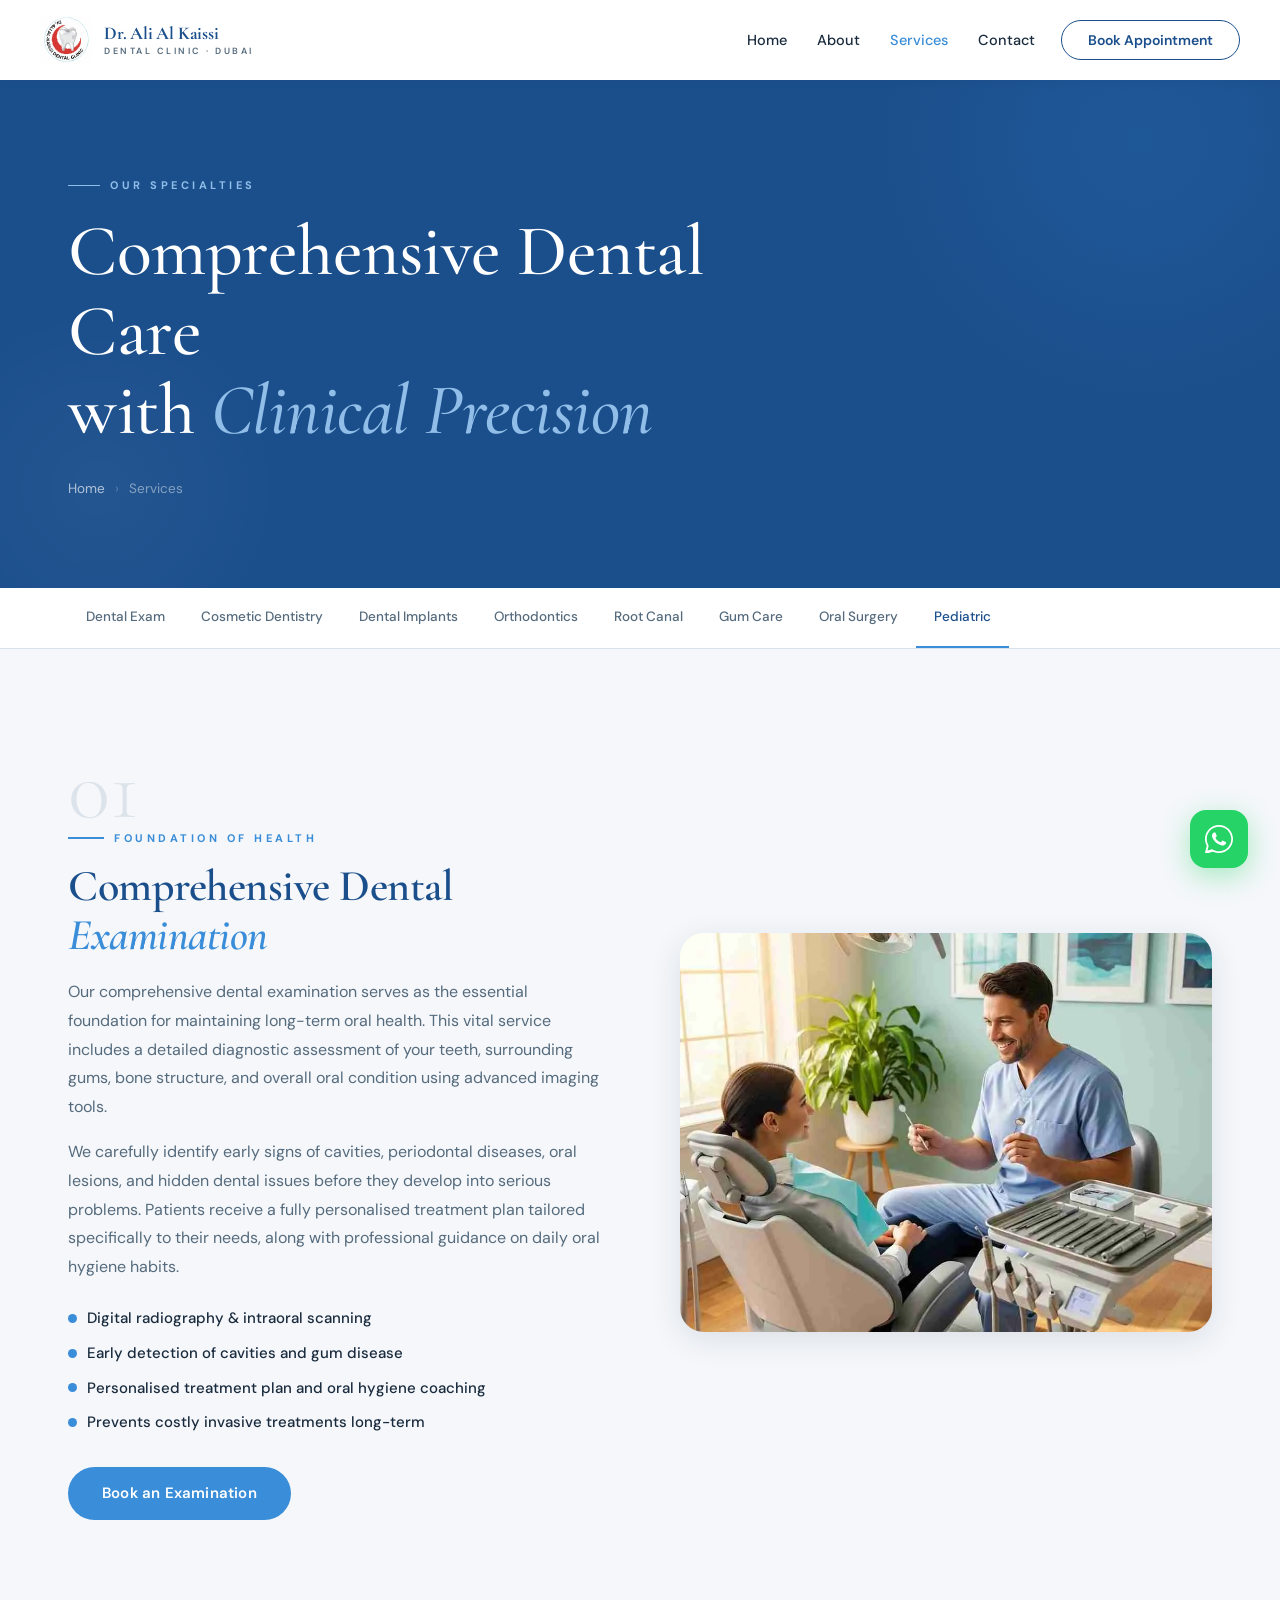
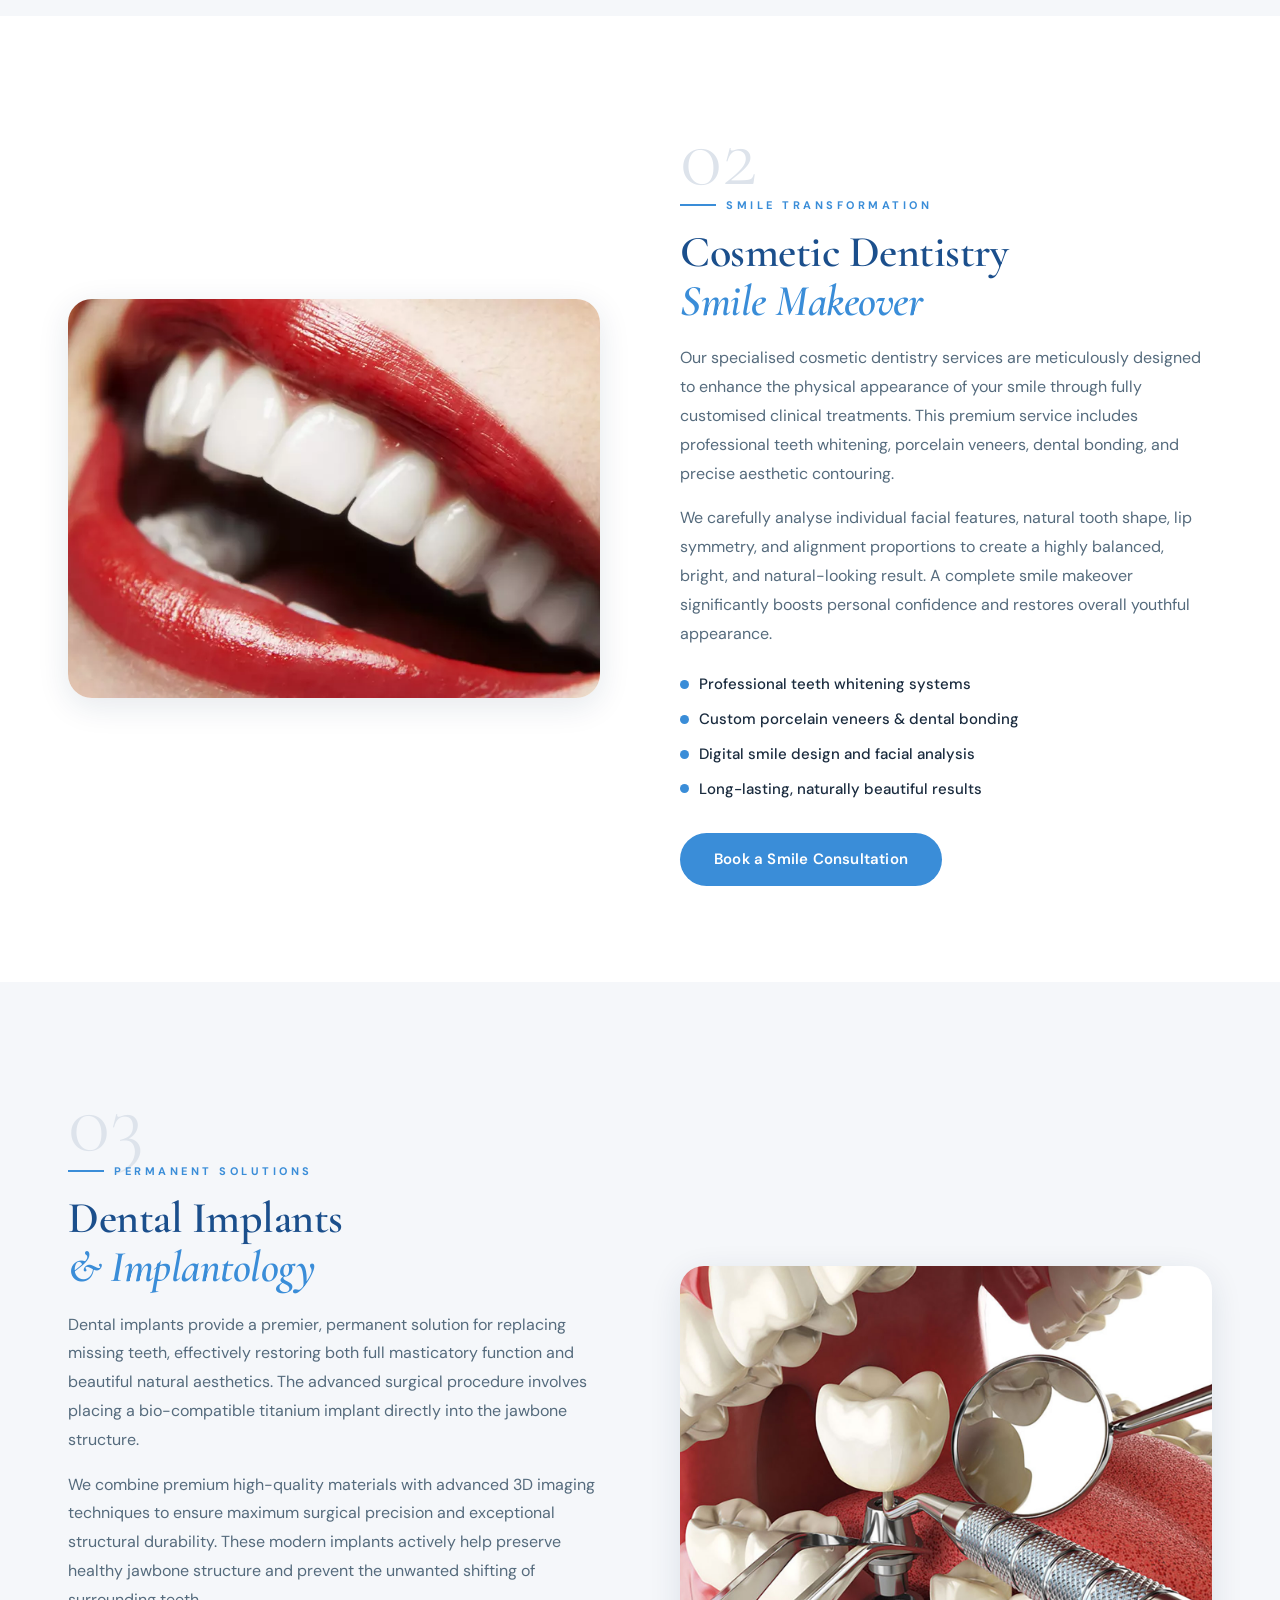
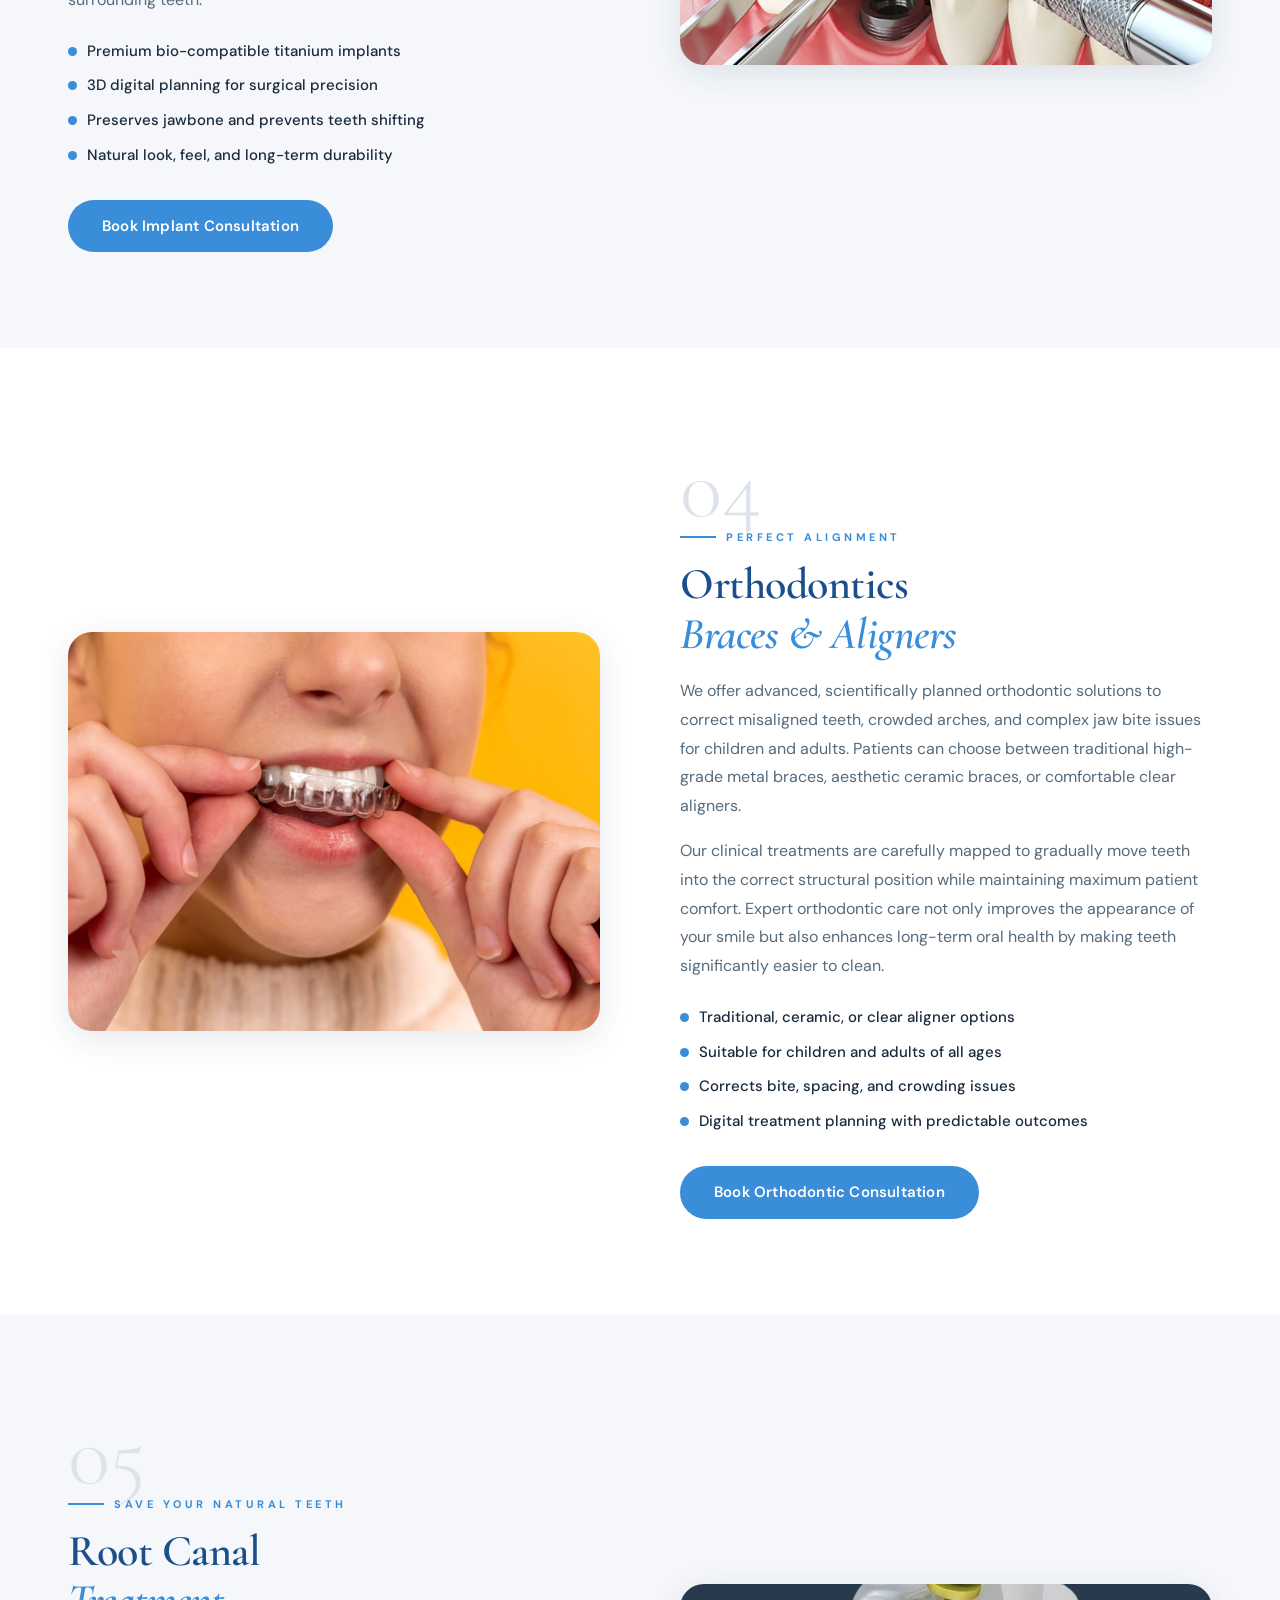
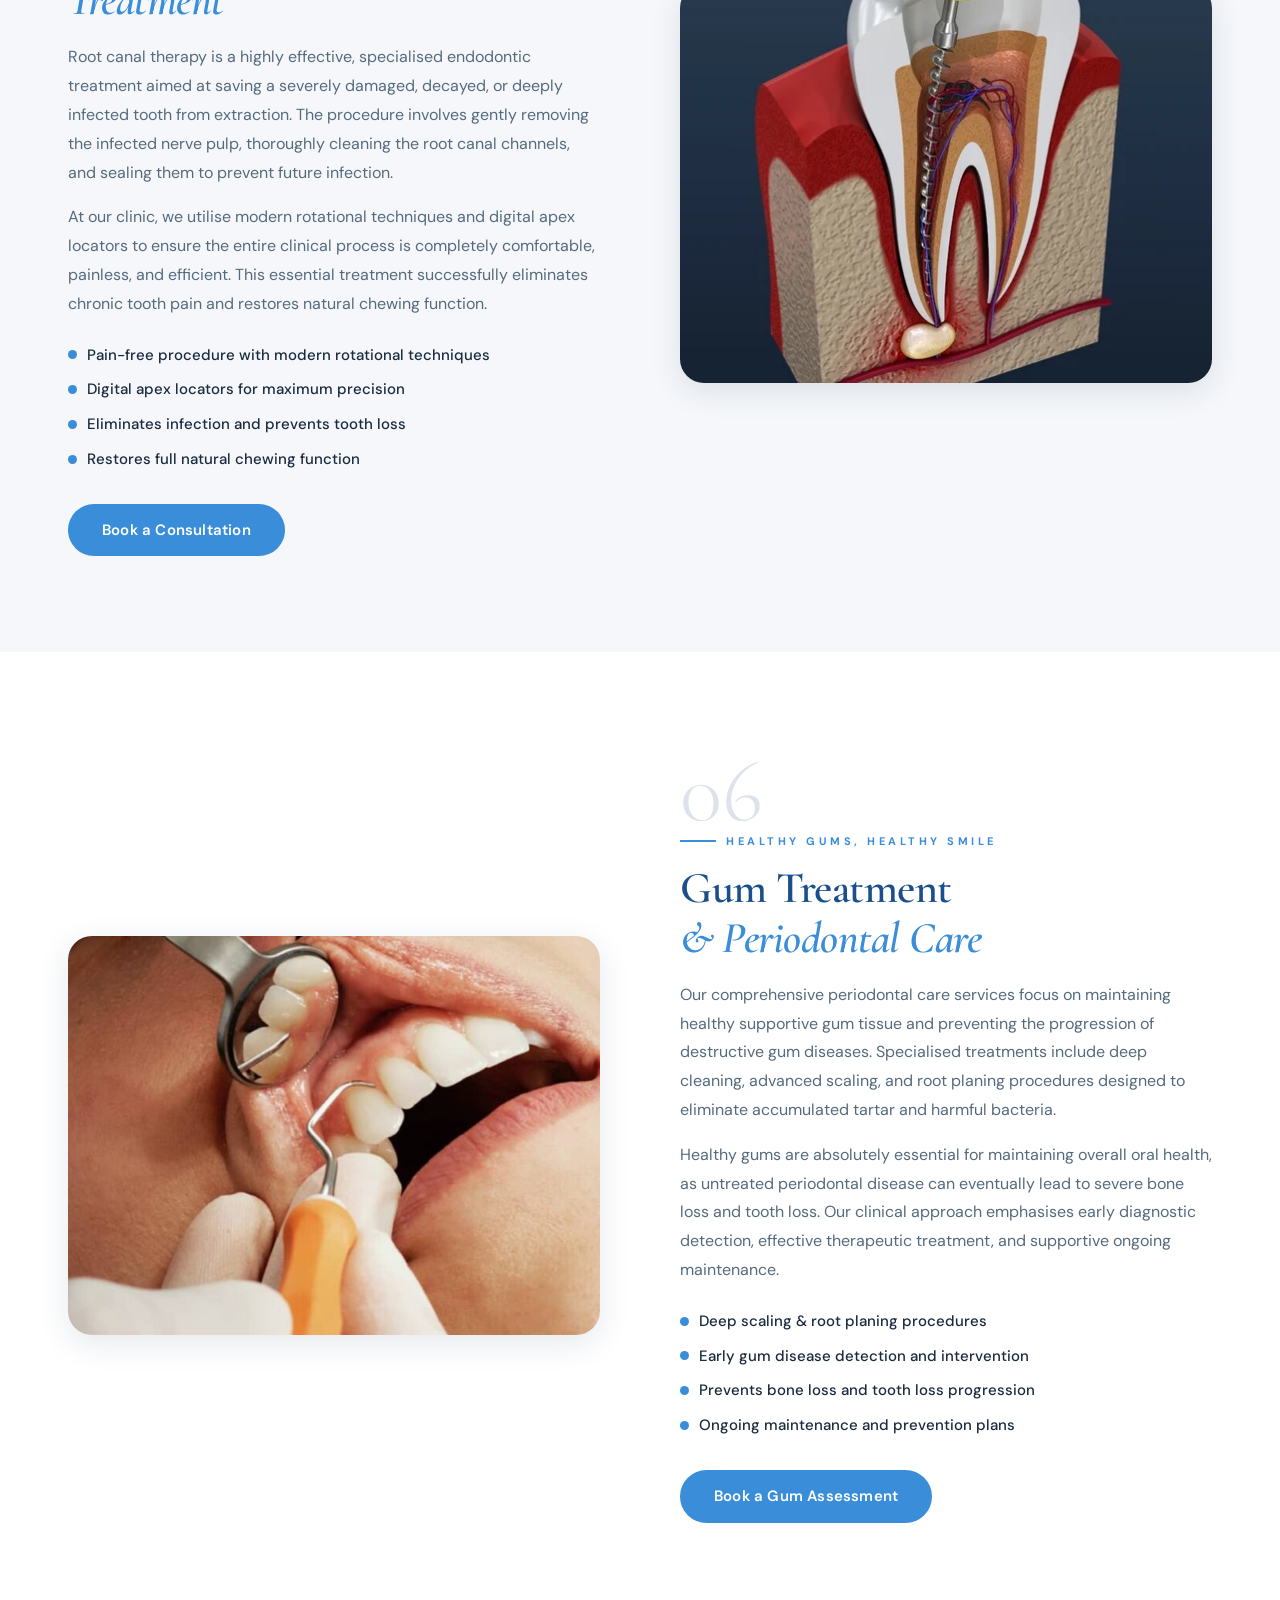
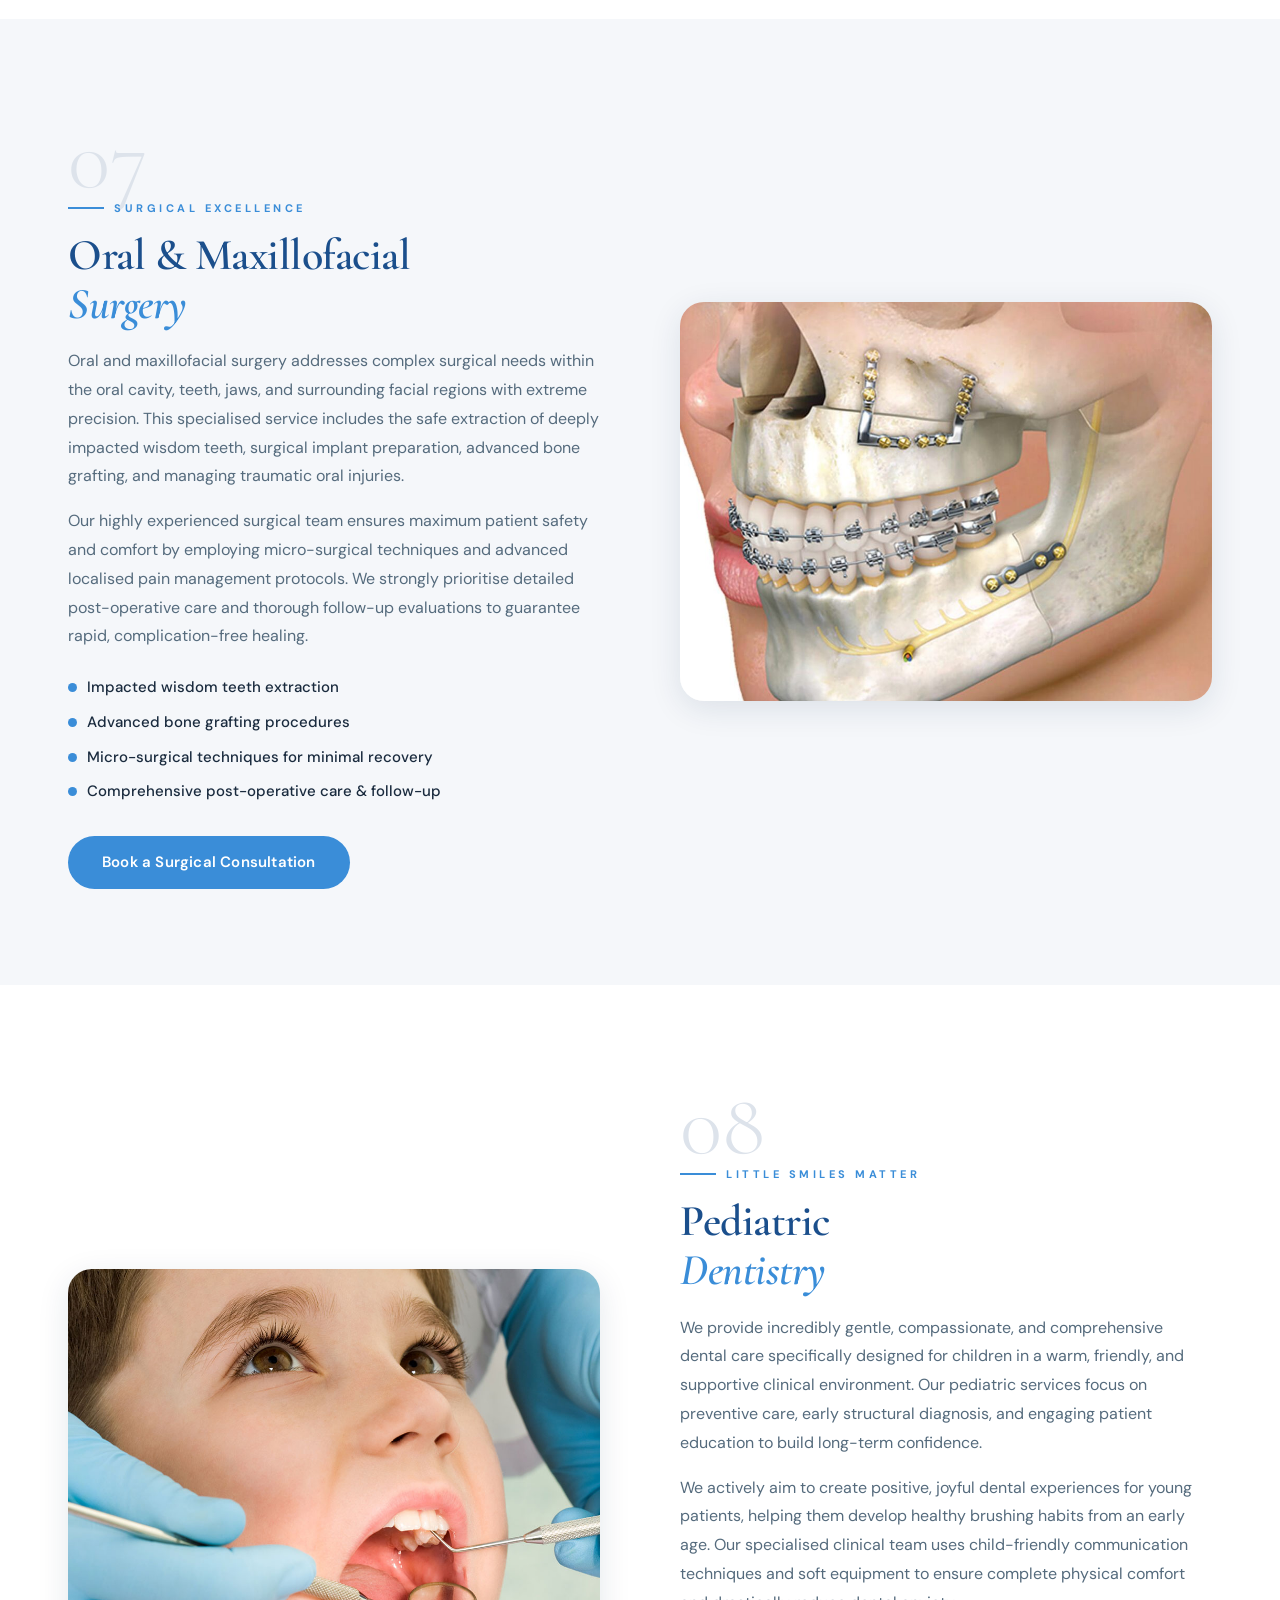
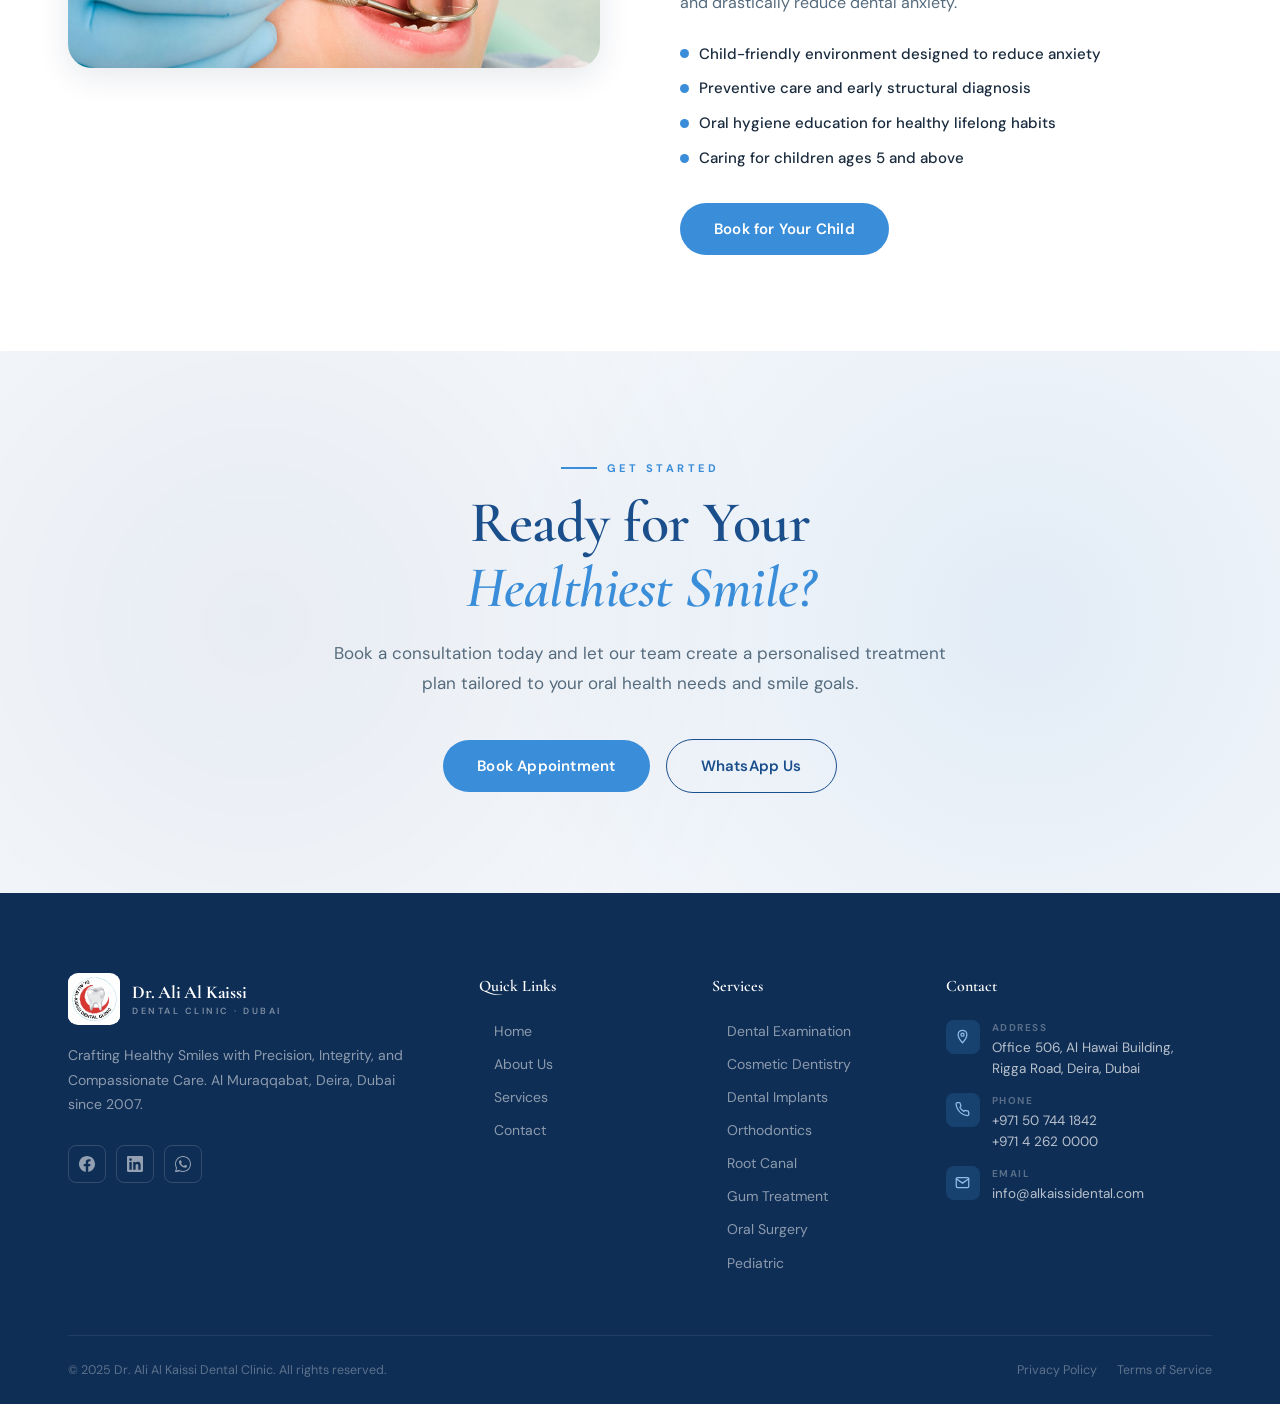
<file: services.html>
<!DOCTYPE html>
<html lang="en">
<head>
  <meta charset="UTF-8" />
  <meta name="viewport" content="width=device-width, initial-scale=1.0" />
  <title>Dental Services | Dr. Ali Al Kaissi Dental Clinic Dubai</title>
  <meta name="description" content="Comprehensive dental services at Dr. Ali Al Kaissi Dental Clinic — examinations, cosmetic dentistry, implants, orthodontics, root canal, gum care, oral surgery, and pediatric dentistry in Deira, Dubai." />
  <link rel="canonical" href="https://www.alkaissidental.com/services.html" />
  <link rel="stylesheet" href="css/style.css?v=2" />
</head>
<body>

<!-- NAVBAR -->
<nav class="navbar" role="navigation" aria-label="Main navigation">
  <div class="nav-inner">
    <a href="index.html" class="logo" aria-label="Dr. Ali Al Kaissi Dental Clinic home">
      <img src="logo.svg" class="logo-img" alt="Dr. Ali Al Kaissi Dental Clinic logo" />
      <div><div class="logo-text">Dr. Ali Al Kaissi<span class="logo-sub">Dental Clinic · Dubai</span></div></div>
    </a>
    <ul class="nav-menu" role="list">
      <li><a href="index.html"    class="nav-link">Home</a></li>
      <li><a href="about.html"    class="nav-link">About</a></li>
      <li><a href="services.html" class="nav-link active">Services</a></li>
      <li><a href="contact.html"  class="nav-link">Contact</a></li>
      <li><a href="contact.html"  class="nav-book">Book Appointment</a></li>
    </ul>
    <button class="nav-toggle" aria-label="Toggle menu" aria-expanded="false">
      <span></span><span></span><span></span>
    </button>
  </div>
</nav>

<!-- PAGE HERO -->
<header class="page-hero" aria-labelledby="page-title">
  <div class="container">
    <div class="page-hero-label">Our Specialties</div>
    <h1 id="page-title">Comprehensive Dental Care<br>with <em>Clinical Precision</em></h1>
    <nav class="breadcrumb" aria-label="Breadcrumb">
      <a href="index.html">Home</a>
      <span class="breadcrumb-sep" aria-hidden="true">›</span>
      <span aria-current="page">Services</span>
    </nav>
  </div>
</header>

<!-- STICKY QUICK-NAV -->
<nav class="services-nav" aria-label="Services navigation">
  <div class="services-nav-inner">
    <a href="#examination"  class="services-nav-link active">Dental Exam</a>
    <a href="#cosmetic"     class="services-nav-link">Cosmetic Dentistry</a>
    <a href="#implants"     class="services-nav-link">Dental Implants</a>
    <a href="#orthodontics" class="services-nav-link">Orthodontics</a>
    <a href="#rootcanal"    class="services-nav-link">Root Canal</a>
    <a href="#periodontal"  class="services-nav-link">Gum Care</a>
    <a href="#surgery"      class="services-nav-link">Oral Surgery</a>
    <a href="#pediatric"    class="services-nav-link">Pediatric</a>
  </div>
</nav>

<!-- ── 1. Comprehensive Dental Examination ── -->
<section class="service-detail" id="examination" aria-labelledby="s1-heading">
  <div class="container">
    <div class="service-detail-grid">
      <div class="service-detail-image fade-up">
        <img src="Comprehensive Dental Examination.webp"
             alt="Comprehensive dental examination" loading="lazy" />
      </div>
      <div class="service-detail-content fade-up d2">
        <span class="s-num">01</span>
        <span class="section-label">Foundation of Health</span>
        <h2 class="section-title" id="s1-heading">Comprehensive Dental<br><em>Examination</em></h2>
        <p>Our comprehensive dental examination serves as the essential foundation for maintaining long-term oral health. This vital service includes a detailed diagnostic assessment of your teeth, surrounding gums, bone structure, and overall oral condition using advanced imaging tools.</p>
        <p>We carefully identify early signs of cavities, periodontal diseases, oral lesions, and hidden dental issues before they develop into serious problems. Patients receive a fully personalised treatment plan tailored specifically to their needs, along with professional guidance on daily oral hygiene habits.</p>
        <ul class="service-benefits">
          <li class="service-benefit"><span class="benefit-dot" aria-hidden="true"></span>Digital radiography &amp; intraoral scanning</li>
          <li class="service-benefit"><span class="benefit-dot" aria-hidden="true"></span>Early detection of cavities and gum disease</li>
          <li class="service-benefit"><span class="benefit-dot" aria-hidden="true"></span>Personalised treatment plan and oral hygiene coaching</li>
          <li class="service-benefit"><span class="benefit-dot" aria-hidden="true"></span>Prevents costly invasive treatments long-term</li>
        </ul>
        <a href="contact.html" class="btn btn-accent">Book an Examination</a>
      </div>
    </div>
  </div>
</section>

<!-- ── 2. Cosmetic Dentistry ── -->
<section class="service-detail" id="cosmetic" aria-labelledby="s2-heading">
  <div class="container">
    <div class="service-detail-grid">
      <div class="service-detail-image fade-up">
        <img src="Cosmetic Dentistry.webp"
             alt="Cosmetic dentistry smile makeover" loading="lazy" />
      </div>
      <div class="service-detail-content fade-up d2">
        <span class="s-num">02</span>
        <span class="section-label">Smile Transformation</span>
        <h2 class="section-title" id="s2-heading">Cosmetic Dentistry<br><em>Smile Makeover</em></h2>
        <p>Our specialised cosmetic dentistry services are meticulously designed to enhance the physical appearance of your smile through fully customised clinical treatments. This premium service includes professional teeth whitening, porcelain veneers, dental bonding, and precise aesthetic contouring.</p>
        <p>We carefully analyse individual facial features, natural tooth shape, lip symmetry, and alignment proportions to create a highly balanced, bright, and natural-looking result. A complete smile makeover significantly boosts personal confidence and restores overall youthful appearance.</p>
        <ul class="service-benefits">
          <li class="service-benefit"><span class="benefit-dot" aria-hidden="true"></span>Professional teeth whitening systems</li>
          <li class="service-benefit"><span class="benefit-dot" aria-hidden="true"></span>Custom porcelain veneers &amp; dental bonding</li>
          <li class="service-benefit"><span class="benefit-dot" aria-hidden="true"></span>Digital smile design and facial analysis</li>
          <li class="service-benefit"><span class="benefit-dot" aria-hidden="true"></span>Long-lasting, naturally beautiful results</li>
        </ul>
        <a href="contact.html" class="btn btn-accent">Book a Smile Consultation</a>
      </div>
    </div>
  </div>
</section>

<!-- ── 3. Dental Implants ── -->
<section class="service-detail" id="implants" aria-labelledby="s3-heading">
  <div class="container">
    <div class="service-detail-grid">
      <div class="service-detail-image fade-up">
        <img src="Dental Implants & Implantology.jpg"
             alt="Dental implants procedure" loading="lazy" />
      </div>
      <div class="service-detail-content fade-up d2">
        <span class="s-num">03</span>
        <span class="section-label">Permanent Solutions</span>
        <h2 class="section-title" id="s3-heading">Dental Implants<br><em>&amp; Implantology</em></h2>
        <p>Dental implants provide a premier, permanent solution for replacing missing teeth, effectively restoring both full masticatory function and beautiful natural aesthetics. The advanced surgical procedure involves placing a bio-compatible titanium implant directly into the jawbone structure.</p>
        <p>We combine premium high-quality materials with advanced 3D imaging techniques to ensure maximum surgical precision and exceptional structural durability. These modern implants actively help preserve healthy jawbone structure and prevent the unwanted shifting of surrounding teeth.</p>
        <ul class="service-benefits">
          <li class="service-benefit"><span class="benefit-dot" aria-hidden="true"></span>Premium bio-compatible titanium implants</li>
          <li class="service-benefit"><span class="benefit-dot" aria-hidden="true"></span>3D digital planning for surgical precision</li>
          <li class="service-benefit"><span class="benefit-dot" aria-hidden="true"></span>Preserves jawbone and prevents teeth shifting</li>
          <li class="service-benefit"><span class="benefit-dot" aria-hidden="true"></span>Natural look, feel, and long-term durability</li>
        </ul>
        <a href="contact.html" class="btn btn-accent">Book Implant Consultation</a>
      </div>
    </div>
  </div>
</section>

<!-- ── 4. Orthodontics ── -->
<section class="service-detail" id="orthodontics" aria-labelledby="s4-heading">
  <div class="container">
    <div class="service-detail-grid">
      <div class="service-detail-image fade-up">
        <img src="Orthodontics.jpeg"
             alt="Orthodontics braces and clear aligners" loading="lazy" />
      </div>
      <div class="service-detail-content fade-up d2">
        <span class="s-num">04</span>
        <span class="section-label">Perfect Alignment</span>
        <h2 class="section-title" id="s4-heading">Orthodontics<br><em>Braces &amp; Aligners</em></h2>
        <p>We offer advanced, scientifically planned orthodontic solutions to correct misaligned teeth, crowded arches, and complex jaw bite issues for children and adults. Patients can choose between traditional high-grade metal braces, aesthetic ceramic braces, or comfortable clear aligners.</p>
        <p>Our clinical treatments are carefully mapped to gradually move teeth into the correct structural position while maintaining maximum patient comfort. Expert orthodontic care not only improves the appearance of your smile but also enhances long-term oral health by making teeth significantly easier to clean.</p>
        <ul class="service-benefits">
          <li class="service-benefit"><span class="benefit-dot" aria-hidden="true"></span>Traditional, ceramic, or clear aligner options</li>
          <li class="service-benefit"><span class="benefit-dot" aria-hidden="true"></span>Suitable for children and adults of all ages</li>
          <li class="service-benefit"><span class="benefit-dot" aria-hidden="true"></span>Corrects bite, spacing, and crowding issues</li>
          <li class="service-benefit"><span class="benefit-dot" aria-hidden="true"></span>Digital treatment planning with predictable outcomes</li>
        </ul>
        <a href="contact.html" class="btn btn-accent">Book Orthodontic Consultation</a>
      </div>
    </div>
  </div>
</section>

<!-- ── 5. Root Canal ── -->
<section class="service-detail" id="rootcanal" aria-labelledby="s5-heading">
  <div class="container">
    <div class="service-detail-grid">
      <div class="service-detail-image fade-up">
        <img src="Root Canal Treatment.webp"
             alt="Root canal endodontic treatment" loading="lazy" />
      </div>
      <div class="service-detail-content fade-up d2">
        <span class="s-num">05</span>
        <span class="section-label">Save Your Natural Teeth</span>
        <h2 class="section-title" id="s5-heading">Root Canal<br><em>Treatment</em></h2>
        <p>Root canal therapy is a highly effective, specialised endodontic treatment aimed at saving a severely damaged, decayed, or deeply infected tooth from extraction. The procedure involves gently removing the infected nerve pulp, thoroughly cleaning the root canal channels, and sealing them to prevent future infection.</p>
        <p>At our clinic, we utilise modern rotational techniques and digital apex locators to ensure the entire clinical process is completely comfortable, painless, and efficient. This essential treatment successfully eliminates chronic tooth pain and restores natural chewing function.</p>
        <ul class="service-benefits">
          <li class="service-benefit"><span class="benefit-dot" aria-hidden="true"></span>Pain-free procedure with modern rotational techniques</li>
          <li class="service-benefit"><span class="benefit-dot" aria-hidden="true"></span>Digital apex locators for maximum precision</li>
          <li class="service-benefit"><span class="benefit-dot" aria-hidden="true"></span>Eliminates infection and prevents tooth loss</li>
          <li class="service-benefit"><span class="benefit-dot" aria-hidden="true"></span>Restores full natural chewing function</li>
        </ul>
        <a href="contact.html" class="btn btn-accent">Book a Consultation</a>
      </div>
    </div>
  </div>
</section>

<!-- ── 6. Periodontal Care ── -->
<section class="service-detail" id="periodontal" aria-labelledby="s6-heading">
  <div class="container">
    <div class="service-detail-grid">
      <div class="service-detail-image fade-up">
        <img src="Gum Treatment & Periodontal Care.jpg"
             alt="Gum treatment periodontal care" loading="lazy" />
      </div>
      <div class="service-detail-content fade-up d2">
        <span class="s-num">06</span>
        <span class="section-label">Healthy Gums, Healthy Smile</span>
        <h2 class="section-title" id="s6-heading">Gum Treatment<br><em>&amp; Periodontal Care</em></h2>
        <p>Our comprehensive periodontal care services focus on maintaining healthy supportive gum tissue and preventing the progression of destructive gum diseases. Specialised treatments include deep cleaning, advanced scaling, and root planing procedures designed to eliminate accumulated tartar and harmful bacteria.</p>
        <p>Healthy gums are absolutely essential for maintaining overall oral health, as untreated periodontal disease can eventually lead to severe bone loss and tooth loss. Our clinical approach emphasises early diagnostic detection, effective therapeutic treatment, and supportive ongoing maintenance.</p>
        <ul class="service-benefits">
          <li class="service-benefit"><span class="benefit-dot" aria-hidden="true"></span>Deep scaling &amp; root planing procedures</li>
          <li class="service-benefit"><span class="benefit-dot" aria-hidden="true"></span>Early gum disease detection and intervention</li>
          <li class="service-benefit"><span class="benefit-dot" aria-hidden="true"></span>Prevents bone loss and tooth loss progression</li>
          <li class="service-benefit"><span class="benefit-dot" aria-hidden="true"></span>Ongoing maintenance and prevention plans</li>
        </ul>
        <a href="contact.html" class="btn btn-accent">Book a Gum Assessment</a>
      </div>
    </div>
  </div>
</section>

<!-- ── 7. Oral Surgery ── -->
<section class="service-detail" id="surgery" aria-labelledby="s7-heading">
  <div class="container">
    <div class="service-detail-grid">
      <div class="service-detail-image fade-up">
        <img src="Oral and Maxillofacial Surgery.jpg"
             alt="Oral and maxillofacial surgery" loading="lazy" />
      </div>
      <div class="service-detail-content fade-up d2">
        <span class="s-num">07</span>
        <span class="section-label">Surgical Excellence</span>
        <h2 class="section-title" id="s7-heading">Oral &amp; Maxillofacial<br><em>Surgery</em></h2>
        <p>Oral and maxillofacial surgery addresses complex surgical needs within the oral cavity, teeth, jaws, and surrounding facial regions with extreme precision. This specialised service includes the safe extraction of deeply impacted wisdom teeth, surgical implant preparation, advanced bone grafting, and managing traumatic oral injuries.</p>
        <p>Our highly experienced surgical team ensures maximum patient safety and comfort by employing micro-surgical techniques and advanced localised pain management protocols. We strongly prioritise detailed post-operative care and thorough follow-up evaluations to guarantee rapid, complication-free healing.</p>
        <ul class="service-benefits">
          <li class="service-benefit"><span class="benefit-dot" aria-hidden="true"></span>Impacted wisdom teeth extraction</li>
          <li class="service-benefit"><span class="benefit-dot" aria-hidden="true"></span>Advanced bone grafting procedures</li>
          <li class="service-benefit"><span class="benefit-dot" aria-hidden="true"></span>Micro-surgical techniques for minimal recovery</li>
          <li class="service-benefit"><span class="benefit-dot" aria-hidden="true"></span>Comprehensive post-operative care &amp; follow-up</li>
        </ul>
        <a href="contact.html" class="btn btn-accent">Book a Surgical Consultation</a>
      </div>
    </div>
  </div>
</section>

<!-- ── 8. Pediatric Dentistry ── -->
<section class="service-detail" id="pediatric" aria-labelledby="s8-heading">
  <div class="container">
    <div class="service-detail-grid">
      <div class="service-detail-image fade-up">
        <img src="Paediatric Dentistry.jpg"
             alt="Pediatric dentistry for children" loading="lazy" />
      </div>
      <div class="service-detail-content fade-up d2">
        <span class="s-num">08</span>
        <span class="section-label">Little Smiles Matter</span>
        <h2 class="section-title" id="s8-heading">Pediatric<br><em>Dentistry</em></h2>
        <p>We provide incredibly gentle, compassionate, and comprehensive dental care specifically designed for children in a warm, friendly, and supportive clinical environment. Our pediatric services focus on preventive care, early structural diagnosis, and engaging patient education to build long-term confidence.</p>
        <p>We actively aim to create positive, joyful dental experiences for young patients, helping them develop healthy brushing habits from an early age. Our specialised clinical team uses child-friendly communication techniques and soft equipment to ensure complete physical comfort and drastically reduce dental anxiety.</p>
        <ul class="service-benefits">
          <li class="service-benefit"><span class="benefit-dot" aria-hidden="true"></span>Child-friendly environment designed to reduce anxiety</li>
          <li class="service-benefit"><span class="benefit-dot" aria-hidden="true"></span>Preventive care and early structural diagnosis</li>
          <li class="service-benefit"><span class="benefit-dot" aria-hidden="true"></span>Oral hygiene education for healthy lifelong habits</li>
          <li class="service-benefit"><span class="benefit-dot" aria-hidden="true"></span>Caring for children ages 5 and above</li>
        </ul>
        <a href="contact.html" class="btn btn-accent">Book for Your Child</a>
      </div>
    </div>
  </div>
</section>

<!-- CTA -->
<section class="cta-banner" aria-labelledby="cta-heading">
  <div class="container">
    <div class="cta-inner fade-up">
      <span class="section-label">Get Started</span>
      <h2 class="section-title" id="cta-heading">Ready for Your<br><em>Healthiest Smile?</em></h2>
      <p>Book a consultation today and let our team create a personalised treatment plan tailored to your oral health needs and smile goals.</p>
      <div class="cta-buttons">
        <a href="contact.html" class="btn btn-accent">Book Appointment</a>
        <a href="https://wa.me/971507441842?text=Hello%2C+I+would+like+to+book+an+appointment+at+Dr.+Ali+Al+Kaissi+Dental+Clinic." target="_blank" rel="noopener" class="btn btn-outline-primary">WhatsApp Us</a>
      </div>
    </div>
  </div>
</section>

<!-- FOOTER -->
<footer class="footer" role="contentinfo">
  <div class="container">
    <div class="footer-grid">
      <div class="footer-brand">
        <a href="index.html" class="logo" aria-label="Dr. Ali Al Kaissi Dental Clinic">
          <img src="logo.svg" class="logo-img" alt="Logo" />
          <div><div class="logo-text">Dr. Ali Al Kaissi<span class="logo-sub">Dental Clinic · Dubai</span></div></div>
        </a>
        <p>Crafting Healthy Smiles with Precision, Integrity, and Compassionate Care. Al Muraqqabat, Deira, Dubai since 2007.</p>
        <div class="social-links">
          <a href="https://www.facebook.com/alkaissidental" target="_blank" rel="noopener" class="social-link" aria-label="Facebook">
            <svg viewBox="0 0 24 24" fill="currentColor"><path d="M24 12.073c0-6.627-5.373-12-12-12s-12 5.373-12 12c0 5.99 4.388 10.954 10.125 11.854v-8.385H7.078v-3.47h3.047V9.43c0-3.007 1.792-4.669 4.533-4.669 1.312 0 2.686.235 2.686.235v2.953H15.83c-1.491 0-1.956.925-1.956 1.874v2.25h3.328l-.532 3.47h-2.796v8.385C19.612 23.027 24 18.062 24 12.073z"/></svg>
          </a>
          <a href="https://www.linkedin.com/company/alkaissidental" target="_blank" rel="noopener" class="social-link" aria-label="LinkedIn">
            <svg viewBox="0 0 24 24" fill="currentColor"><path d="M20.447 20.452h-3.554v-5.569c0-1.328-.027-3.037-1.852-3.037-1.853 0-2.136 1.445-2.136 2.939v5.667H9.351V9h3.414v1.561h.046c.477-.9 1.637-1.85 3.37-1.85 3.601 0 4.267 2.37 4.267 5.455v6.286zM5.337 7.433a2.062 2.062 0 0 1-2.063-2.065 2.064 2.064 0 1 1 2.063 2.065zm1.782 13.019H3.555V9h3.564v11.452zM22.225 0H1.771C.792 0 0 .774 0 1.729v20.542C0 23.227.792 24 1.771 24h20.451C23.2 24 24 23.227 24 22.271V1.729C24 .774 23.2 0 22.222 0h.003z"/></svg>
          </a>
          <a href="https://wa.me/971507441842" target="_blank" rel="noopener" class="social-link" aria-label="WhatsApp">
            <svg viewBox="0 0 24 24" fill="currentColor"><path d="M17.472 14.382c-.297-.149-1.758-.867-2.03-.967-.273-.099-.471-.148-.67.15-.197.297-.767.966-.94 1.164-.173.199-.347.223-.644.075-.297-.15-1.255-.463-2.39-1.475-.883-.788-1.48-1.761-1.653-2.059-.173-.297-.018-.458.13-.606.134-.133.298-.347.446-.52.149-.174.198-.298.298-.497.099-.198.05-.371-.025-.52-.075-.149-.669-1.612-.916-2.207-.242-.579-.487-.5-.669-.51-.173-.008-.371-.01-.57-.01-.198 0-.52.074-.792.372-.272.297-1.04 1.016-1.04 2.479 0 1.462 1.065 2.875 1.213 3.074.149.198 2.096 3.2 5.077 4.487.709.306 1.262.489 1.694.625.712.227 1.36.195 1.871.118.571-.085 1.758-.719 2.006-1.413.248-.694.248-1.289.173-1.413-.074-.124-.272-.198-.57-.347zM12 0C5.373 0 0 5.373 0 12c0 2.123.555 4.116 1.524 5.847L.057 23.547a.75.75 0 0 0 .921.921l5.701-1.468A11.945 11.945 0 0 0 12 24c6.627 0 12-5.373 12-12S18.627 0 12 0zm0 22.5c-1.99 0-3.855-.545-5.455-1.49l-.39-.231-4.037 1.038 1.037-4.038-.23-.39A10.453 10.453 0 0 1 1.5 12C1.5 6.201 6.201 1.5 12 1.5S22.5 6.201 22.5 12 17.799 22.5 12 22.5z"/></svg>
          </a>
        </div>
      </div>
      <div class="footer-col">
        <h4>Quick Links</h4>
        <ul class="footer-links">
          <li><a href="index.html">Home</a></li>
          <li><a href="about.html">About Us</a></li>
          <li><a href="services.html">Services</a></li>
          <li><a href="contact.html">Contact</a></li>
        </ul>
      </div>
      <div class="footer-col">
        <h4>Services</h4>
        <ul class="footer-links">
          <li><a href="#examination">Dental Examination</a></li>
          <li><a href="#cosmetic">Cosmetic Dentistry</a></li>
          <li><a href="#implants">Dental Implants</a></li>
          <li><a href="#orthodontics">Orthodontics</a></li>
          <li><a href="#rootcanal">Root Canal</a></li>
          <li><a href="#periodontal">Gum Treatment</a></li>
          <li><a href="#surgery">Oral Surgery</a></li>
          <li><a href="#pediatric">Pediatric</a></li>
        </ul>
      </div>
      <div class="footer-col">
        <h4>Contact</h4>
        <div class="footer-contact-item">
          <div class="footer-ci-icon"><svg viewBox="0 0 24 24" fill="none" stroke="currentColor" stroke-width="2" stroke-linecap="round"><path d="M12 2C8.13 2 5 5.13 5 9c0 5.25 7 13 7 13s7-7.75 7-13c0-3.87-3.13-7-7-7z"/><circle cx="12" cy="9" r="2.5"/></svg></div>
          <div><div class="footer-ci-label">Address</div><div class="footer-ci-value">Office 506, Al Hawai Building,<br>Rigga Road, Deira, Dubai</div></div>
        </div>
        <div class="footer-contact-item">
          <div class="footer-ci-icon"><svg viewBox="0 0 24 24" fill="none" stroke="currentColor" stroke-width="2" stroke-linecap="round"><path d="M22 16.92v3a2 2 0 0 1-2.18 2 19.79 19.79 0 0 1-8.63-3.07A19.5 19.5 0 0 1 4.69 11.9a19.79 19.79 0 0 1-3.07-8.67A2 2 0 0 1 3.6 1.1h3a2 2 0 0 1 2 1.72c.127.96.361 1.903.7 2.81a2 2 0 0 1-.45 2.11L7.91 8.72a16 16 0 0 0 6.29 6.29l.98-.87a2 2 0 0 1 2.1-.45c.907.339 1.85.573 2.81.7a2 2 0 0 1 1.72 2.03z"/></svg></div>
          <div><div class="footer-ci-label">Phone</div><div class="footer-ci-value"><a href="tel:+971507441842">+971 50 744 1842</a><br><a href="tel:+97142620000">+971 4 262 0000</a></div></div>
        </div>
        <div class="footer-contact-item">
          <div class="footer-ci-icon"><svg viewBox="0 0 24 24" fill="none" stroke="currentColor" stroke-width="2" stroke-linecap="round"><path d="M4 4h16c1.1 0 2 .9 2 2v12c0 1.1-.9 2-2 2H4c-1.1 0-2-.9-2-2V6c0-1.1.9-2 2-2z"/><polyline points="22,6 12,13 2,6"/></svg></div>
          <div><div class="footer-ci-label">Email</div><div class="footer-ci-value"><a href="mailto:info@alkaissidental.com">info@alkaissidental.com</a></div></div>
        </div>
      </div>
    </div>
    <div class="footer-bottom">
      <p class="footer-copy">&copy; 2025 Dr. Ali Al Kaissi Dental Clinic. All rights reserved.</p>
      <div class="footer-legal"><a href="#">Privacy Policy</a><a href="#">Terms of Service</a></div>
    </div>
  </div>
</footer>

<!-- WHATSAPP -->
<a href="https://wa.me/971507441842?text=Hello%2C+I+would+like+to+book+an+appointment+at+Dr.+Ali+Al+Kaissi+Dental+Clinic."
   target="_blank" rel="noopener noreferrer" class="whatsapp-fab" aria-label="Chat on WhatsApp">
  <svg viewBox="0 0 24 24" aria-hidden="true">
    <path d="M17.472 14.382c-.297-.149-1.758-.867-2.03-.967-.273-.099-.471-.148-.67.15-.197.297-.767.966-.94 1.164-.173.199-.347.223-.644.075-.297-.15-1.255-.463-2.39-1.475-.883-.788-1.48-1.761-1.653-2.059-.173-.297-.018-.458.13-.606.134-.133.298-.347.446-.52.149-.174.198-.298.298-.497.099-.198.05-.371-.025-.52-.075-.149-.669-1.612-.916-2.207-.242-.579-.487-.5-.669-.51-.173-.008-.371-.01-.57-.01-.198 0-.52.074-.792.372-.272.297-1.04 1.016-1.04 2.479 0 1.462 1.065 2.875 1.213 3.074.149.198 2.096 3.2 5.077 4.487.709.306 1.262.489 1.694.625.712.227 1.36.195 1.871.118.571-.085 1.758-.719 2.006-1.413.248-.694.248-1.289.173-1.413-.074-.124-.272-.198-.57-.347z"/>
    <path d="M12 0C5.373 0 0 5.373 0 12c0 2.123.555 4.116 1.524 5.847L.057 23.547a.75.75 0 0 0 .921.921l5.701-1.468A11.945 11.945 0 0 0 12 24c6.627 0 12-5.373 12-12S18.627 0 12 0zm0 22.5c-1.99 0-3.855-.545-5.455-1.49l-.39-.231-4.037 1.038 1.037-4.038-.23-.39A10.453 10.453 0 0 1 1.5 12C1.5 6.201 6.201 1.5 12 1.5S22.5 6.201 22.5 12 17.799 22.5 12 22.5z"/>
  </svg>
  <span class="wa-tooltip">Book via WhatsApp</span>
</a>

<script src="js/main.js"></script>
</body>
</html>
</file>
<file: css/style.css>
/* ============================================================
   DR. ALI AL KAISSI DENTAL CLINIC — STYLESHEET
   Colors: Deep Medical Blue #1B4F8C · Accent #3A8DD8 · White #FFFFFF
   ============================================================ */

@import url('https://fonts.googleapis.com/css2?family=Cormorant+Garamond:ital,wght@0,300;0,400;0,500;0,600;0,700;1,300;1,400;1,500&family=DM+Sans:ital,opsz,wght@0,9..40,300;0,9..40,400;0,9..40,500;0,9..40,600;0,9..40,700;1,9..40,400&display=swap');

/* ── Variables ── */
:root {
  --blue:         #1B4F8C;
  --blue-dark:    #0F2E55;
  --blue-mid:     #2460A2;
  --blue-light:   #EBF2FA;
  --accent:       #3A8DD8;
  --accent-dark:  #2474B8;
  --accent-light: #90BEE8;
  --accent-pale:  #E8F3FC;
  --white:        #FFFFFF;
  --grey:         #F5F7FA;
  --grey-mid:     #DDE3EB;
  --text:         #1A2B3E;
  --text-muted:   #556B7D;
  --border:       #D8E1EC;

  --font-display: 'Cormorant Garamond', Georgia, serif;
  --font-body:    'DM Sans', -apple-system, system-ui, sans-serif;

  --radius-sm: 8px;
  --radius:    16px;
  --radius-lg: 24px;

  --shadow-sm: 0 2px 8px rgba(15,46,85,.07);
  --shadow:    0 8px 32px rgba(15,46,85,.11);
  --shadow-lg: 0 20px 64px rgba(15,46,85,.16);

  --t: .3s ease;
  --container: 1200px;
  --nav-h: 80px;
}

/* ── Reset ── */
*, *::before, *::after { margin:0; padding:0; box-sizing:border-box; }
html { scroll-behavior: smooth; font-size: 16px; }
body {
  font-family: var(--font-body);
  color: var(--text);
  background: var(--white);
  line-height: 1.65;
  overflow-x: hidden;
}
img { max-width: 100%; display: block; }
a  { text-decoration: none; color: inherit; }
ul { list-style: none; }
button { font-family: var(--font-body); cursor: pointer; }

/* ── Container ── */
.container { max-width: var(--container); margin: 0 auto; padding: 0 28px; }

/* ── Screen-reader only ── */
.sr-only {
  position: absolute; width: 1px; height: 1px;
  padding: 0; margin: -1px; overflow: hidden;
  clip: rect(0,0,0,0); white-space: nowrap; border: 0;
}

/* ── Section typography ── */
.section-label {
  display: inline-flex; align-items: center; gap: 10px;
  font-size: 11px; font-weight: 700; letter-spacing: 3.5px;
  text-transform: uppercase; color: var(--accent); margin-bottom: 14px;
}
.section-label::before {
  content: ''; display: block; width: 36px; height: 2px; background: var(--accent);
}
.section-title {
  font-family: var(--font-display);
  font-size: clamp(34px, 5vw, 58px);
  font-weight: 600; line-height: 1.12; color: var(--blue); letter-spacing: -.5px;
}
.section-title em { font-style: italic; color: var(--accent); }
.section-subtitle {
  font-size: 17px; color: var(--text-muted); line-height: 1.75; max-width: 560px;
}
.section-header { margin-bottom: 64px; }
.section-header.centered { text-align: center; }
.section-header.centered .section-label  { justify-content: center; }
.section-header.centered .section-subtitle { margin: 0 auto; }

/* ── Buttons ── */
.btn {
  display: inline-flex; align-items: center; gap: 8px;
  padding: 14px 34px; border-radius: 50px;
  font-size: 15px; font-weight: 600; letter-spacing: .2px;
  border: none; cursor: pointer; transition: all var(--t); white-space: nowrap;
}
.btn-accent      { background: var(--accent); color: var(--white); }
.btn-accent:hover { background: var(--accent-dark); transform: translateY(-2px); box-shadow: 0 8px 24px rgba(58,141,216,.35); }
.btn-primary     { background: var(--blue); color: var(--white); }
.btn-primary:hover { background: var(--blue-mid); transform: translateY(-2px); box-shadow: 0 8px 24px rgba(27,79,140,.3); }
.btn-outline-white { background: transparent; color: var(--white); border: 1.5px solid rgba(255,255,255,.45); }
.btn-outline-white:hover { background: rgba(255,255,255,.1); border-color: var(--white); }
.btn-outline-primary { background: transparent; color: var(--blue); border: 1.5px solid var(--blue); }
.btn-outline-primary:hover { background: var(--blue); color: var(--white); }

/* ================================================================
   NAVBAR
   ================================================================ */
.navbar {
  position: fixed; top: 0; left: 0; right: 0; z-index: 1000;
  height: var(--nav-h); display: flex; align-items: center;
  padding: 0 28px; transition: background .35s ease, box-shadow .35s ease;
}
.navbar.transparent { background: transparent; }
.navbar.scrolled    { background: var(--white); box-shadow: var(--shadow-sm); }

.navbar.transparent .nav-link  { color: rgba(255,255,255,.85); }
.navbar.transparent .logo-text { color: var(--white); }
.navbar.transparent .logo-sub  { color: rgba(255,255,255,.55); }
.navbar.transparent .nav-book  { border-color: rgba(255,255,255,.45); color: var(--white); }
.navbar.transparent .nav-book:hover { background: var(--accent); border-color: var(--accent); color: var(--white); }
.navbar.transparent .nav-toggle span { background: var(--white); }

.nav-inner {
  width: 100%; max-width: var(--container); margin: 0 auto;
  display: flex; align-items: center; justify-content: space-between; gap: 24px;
}

/* Logo */
.logo { display: flex; align-items: center; gap: 12px; flex-shrink: 0; }
.logo-img {
  width: 52px; height: 52px; object-fit: contain;
  border-radius: 10px; flex-shrink: 0; background: var(--white);
}
.logo-text {
  font-family: var(--font-display);
  font-size: 18px; font-weight: 700; color: var(--blue);
  line-height: 1.2; letter-spacing: -.2px;
}
.logo-sub {
  display: block; font-family: var(--font-body);
  font-size: 9px; font-weight: 600; letter-spacing: 2.5px;
  text-transform: uppercase; color: var(--text-muted); margin-top: 2px;
}

/* Nav links */
.nav-menu { display: flex; align-items: center; gap: 2px; }
.nav-link {
  font-size: 14.5px; font-weight: 500; color: var(--text);
  padding: 8px 14px; border-radius: var(--radius-sm); transition: color var(--t);
}
.nav-link:hover, .nav-link.active { color: var(--accent); }
.nav-book {
  font-size: 14px; font-weight: 600; color: var(--blue);
  padding: 10px 26px; border-radius: 50px;
  border: 1.5px solid var(--blue); margin-left: 10px; transition: all var(--t);
}
.nav-book:hover { background: var(--blue); color: var(--white); }

/* Hamburger */
.nav-toggle {
  display: none; flex-direction: column; justify-content: space-between;
  width: 26px; height: 18px; background: none; border: none; padding: 0;
}
.nav-toggle span {
  display: block; height: 2px; background: var(--blue); border-radius: 2px; transition: all var(--t);
}
.nav-toggle.active span:first-child  { transform: translateY(8px) rotate(45deg); }
.nav-toggle.active span:nth-child(2) { opacity: 0; transform: scaleX(0); }
.nav-toggle.active span:last-child   { transform: translateY(-8px) rotate(-45deg); }

/* ================================================================
   HERO — HOME
   ================================================================ */
.hero {
  position: relative; height: 100vh; min-height: 680px;
  display: flex; align-items: center; overflow: hidden;
  background: linear-gradient(145deg, #07111f 0%, #0F2E55 38%, #1B4F8C 62%, #0d2444 82%, #07111f 100%);
}
.hero::before {
  content: ''; position: absolute; inset: 0; pointer-events: none;
  background:
    radial-gradient(ellipse 70% 60% at 85% 15%, rgba(58,141,216,.18) 0%, transparent 65%),
    radial-gradient(ellipse 50% 40% at 10% 85%, rgba(58,141,216,.12) 0%, transparent 60%),
    radial-gradient(ellipse 30% 25% at 50% 50%, rgba(255,255,255,.03) 0%, transparent 70%);
  z-index: 0;
}
.hero::after {
  content: ''; position: absolute; inset: 0; pointer-events: none;
  background: url("data:image/svg+xml,%3Csvg xmlns='http://www.w3.org/2000/svg' width='400' height='400'%3E%3Cfilter id='n'%3E%3CfeTurbulence type='fractalNoise' baseFrequency='.65' numOctaves='3' stitchTiles='stitch'/%3E%3C/filter%3E%3Crect width='400' height='400' filter='url(%23n)' opacity='.03'/%3E%3C/svg%3E");
  z-index: 0;
}
.hero-bg { display: none; }
.hero-overlay { display: none; }

.hero-content {
  position: relative; z-index: 2;
  max-width: var(--container); margin: 0 auto;
  padding: 0 28px; padding-top: var(--nav-h);
}
.hero-eyebrow {
  display: inline-flex; align-items: center; gap: 12px;
  color: var(--accent-light); font-size: 11px; font-weight: 700;
  letter-spacing: 3.5px; text-transform: uppercase; margin-bottom: 24px;
}
.hero-eyebrow::before {
  content: ''; display: block; width: 44px; height: 1.5px; background: var(--accent-light);
}
.hero h1 {
  font-family: var(--font-display);
  font-size: clamp(46px, 7.5vw, 90px);
  font-weight: 500; line-height: 1.05;
  color: var(--white); letter-spacing: -1px;
  margin-bottom: 28px; max-width: 780px;
}
.hero h1 em { font-style: italic; color: var(--accent-light); }
.hero-desc {
  font-size: 18px; color: rgba(255,255,255,.75);
  line-height: 1.75; max-width: 520px;
  margin-bottom: 48px; font-weight: 300;
}
.hero-ctas { display: flex; align-items: center; gap: 16px; flex-wrap: wrap; }

.hero-scroll {
  position: absolute; bottom: 44px; left: 50%; transform: translateX(-50%);
  z-index: 2; display: flex; flex-direction: column; align-items: center; gap: 8px;
}
.hero-scroll span {
  font-size: 9.5px; font-weight: 700; letter-spacing: 3.5px;
  text-transform: uppercase; color: rgba(255,255,255,.45);
}
.scroll-line {
  width: 1px; height: 52px;
  background: linear-gradient(to bottom, rgba(255,255,255,.5), transparent);
  animation: scrollPulse 2.2s ease-in-out infinite;
}
@keyframes scrollPulse {
  0%,100% { opacity:.4; transform:scaleY(1); }
  50%      { opacity:1;  transform:scaleY(.55); }
}

/* ================================================================
   PAGE HERO (inner pages)
   ================================================================ */
.page-hero {
  padding: calc(var(--nav-h) + 88px) 0 88px;
  background: var(--blue); position: relative; overflow: hidden;
}
.page-hero::before {
  content: ''; position: absolute;
  top: -120px; right: -120px; width: 520px; height: 520px;
  background: radial-gradient(circle,rgba(58,141,216,.15) 0%,transparent 70%);
  pointer-events: none;
}
.page-hero::after {
  content: ''; position: absolute;
  bottom: -80px; left: -80px; width: 360px; height: 360px;
  background: radial-gradient(circle,rgba(255,255,255,.04) 0%,transparent 70%);
  pointer-events: none;
}
.page-hero .container { position: relative; z-index: 1; }
.page-hero-label {
  display: inline-flex; align-items: center; gap: 10px;
  color: var(--accent-light); font-size: 11px; font-weight: 700;
  letter-spacing: 3.5px; text-transform: uppercase; margin-bottom: 18px;
}
.page-hero-label::before {
  content: ''; display: block; width: 32px; height: 1.5px; background: var(--accent-light);
}
.page-hero h1 {
  font-family: var(--font-display);
  font-size: clamp(40px, 6vw, 72px); font-weight: 500;
  line-height: 1.1; color: var(--white); letter-spacing: -.5px; max-width: 680px;
}
.page-hero h1 em { font-style: italic; color: var(--accent-light); }
.breadcrumb {
  display: flex; align-items: center; gap: 10px;
  margin-top: 28px; font-size: 13.5px; color: rgba(255,255,255,.45);
}
.breadcrumb a { color: rgba(255,255,255,.65); transition: color var(--t); }
.breadcrumb a:hover { color: var(--accent-light); }
.breadcrumb-sep { color: rgba(255,255,255,.25); }

/* ================================================================
   STATS BAR
   ================================================================ */
.stats { background: var(--blue-dark); }
.stats-grid {
  display: grid; grid-template-columns: repeat(4,1fr);
  border-top: 1px solid rgba(255,255,255,.1);
}
.stat-item {
  padding: 44px 28px; text-align: center;
  border-right: 1px solid rgba(255,255,255,.1);
  transition: background var(--t);
}
.stat-item:last-child { border-right: none; }
.stat-item:hover { background: rgba(255,255,255,.04); }
.stat-number {
  display: block; font-family: var(--font-display);
  font-size: 56px; font-weight: 600; color: var(--accent-light);
  line-height: 1; letter-spacing: -1px; margin-bottom: 8px;
}
.stat-label {
  font-size: 12px; font-weight: 600;
  letter-spacing: 2px; text-transform: uppercase;
  color: rgba(255,255,255,.5);
}

/* ================================================================
   SERVICES PREVIEW (home)
   ================================================================ */
.services-preview { padding: 120px 0; background: var(--white); }
.services-grid {
  display: grid; grid-template-columns: repeat(4,1fr);
  gap: 1px; background: var(--border);
  border: 1px solid var(--border); border-radius: var(--radius-lg); overflow: hidden;
}
.service-card {
  background: var(--white); padding: 40px 30px;
  position: relative; overflow: hidden; transition: all var(--t);
}
.service-card::before {
  content: ''; position: absolute; top: 0; left: 0; right: 0; height: 3px;
  background: var(--accent); transform: scaleX(0); transform-origin: left; transition: transform .4s ease;
}
.service-card:hover::before { transform: scaleX(1); }
.service-card:hover { background: var(--grey); transform: translateY(-4px); z-index: 1; box-shadow: var(--shadow); }

.service-num {
  display: block; font-family: var(--font-display);
  font-size: 48px; font-weight: 300; color: var(--grey-mid);
  line-height: 1; margin-bottom: 18px; transition: color var(--t);
}
.service-card:hover .service-num { color: rgba(58,141,216,.3); }

.service-icon-wrap {
  width: 48px; height: 48px; background: var(--blue-light);
  border-radius: var(--radius-sm); display: flex; align-items: center;
  justify-content: center; margin-bottom: 16px; transition: all var(--t);
}
.service-card:hover .service-icon-wrap { background: var(--accent); }
.service-icon-wrap svg { width: 22px; height: 22px; color: var(--blue); }
.service-card:hover .service-icon-wrap svg { color: var(--white); }

.service-card h3 {
  font-family: var(--font-display); font-size: 20px; font-weight: 600;
  color: var(--blue); margin-bottom: 10px; line-height: 1.3;
}
.service-card p { font-size: 14px; color: var(--text-muted); line-height: 1.68; margin-bottom: 20px; }
.service-link {
  display: inline-flex; align-items: center; gap: 6px;
  font-size: 13.5px; font-weight: 700; color: var(--blue);
  letter-spacing: .3px; transition: all var(--t);
}
.service-link svg { width: 14px; height: 14px; transition: transform var(--t); }
.service-card:hover .service-link { color: var(--accent-dark); }
.service-card:hover .service-link svg { transform: translateX(4px); }

/* ================================================================
   ABOUT PREVIEW (home)
   ================================================================ */
.about-preview { padding: 120px 0; background: var(--grey); }
.about-grid { display: grid; grid-template-columns: 1fr 1fr; gap: 80px; align-items: center; }

.about-image-wrap { position: relative; }
.about-image-main {
  border-radius: var(--radius-lg); overflow: hidden; aspect-ratio: 4/5;
}
.about-image-main img { width: 100%; height: 100%; object-fit: cover; transition: transform .6s ease; }
.about-image-main:hover img { transform: scale(1.04); }

.about-badge {
  position: absolute; bottom: -28px; right: -28px;
  background: var(--blue); color: var(--white);
  border-radius: var(--radius); padding: 28px 24px;
  text-align: center; box-shadow: var(--shadow-lg);
}
.about-badge-num {
  display: block; font-family: var(--font-display);
  font-size: 48px; font-weight: 700; line-height: 1; color: var(--accent-light);
}
.about-badge-label {
  display: block; font-size: 11px; font-weight: 700;
  letter-spacing: 1.5px; text-transform: uppercase; margin-top: 4px;
  color: rgba(255,255,255,.75);
}

.about-content { padding-right: 12px; }
.about-content .section-title { margin-bottom: 18px; }
.about-content p { font-size: 16px; color: var(--text-muted); line-height: 1.8; margin-bottom: 14px; }

.about-points { margin: 28px 0; display: flex; flex-direction: column; gap: 12px; }
.about-point {
  display: flex; align-items: center; gap: 12px;
  font-size: 15px; font-weight: 500; color: var(--text);
}
.about-point-check {
  width: 22px; height: 22px; border-radius: 50%; background: var(--accent);
  display: flex; align-items: center; justify-content: center; flex-shrink: 0;
}
.about-point-check svg { width: 11px; height: 11px; color: var(--white); }

/* ================================================================
   WHY CHOOSE US
   ================================================================ */
.why-us { padding: 120px 0; background: var(--white); }
.why-grid { display: grid; grid-template-columns: repeat(4,1fr); gap: 28px; }

.why-card {
  padding: 40px 28px; border-radius: var(--radius);
  border: 1px solid var(--border); background: var(--white);
  transition: all .4s ease; position: relative; overflow: hidden;
}
.why-card::after {
  content: ''; position: absolute; inset: 0; background: var(--blue);
  opacity: 0; transition: opacity .4s ease; border-radius: var(--radius);
}
.why-card:hover::after { opacity: 1; }
.why-card:hover { border-color: var(--blue); transform: translateY(-6px); box-shadow: var(--shadow-lg); }
.why-card > * { position: relative; z-index: 1; }

.why-icon {
  width: 54px; height: 54px; background: var(--blue-light);
  border-radius: var(--radius-sm); display: flex; align-items: center;
  justify-content: center; margin-bottom: 22px; transition: background var(--t);
}
.why-card:hover .why-icon { background: var(--accent); }
.why-icon svg { width: 25px; height: 25px; color: var(--blue); transition: color var(--t); }
.why-card:hover .why-icon svg { color: var(--white); }

.why-card h4 {
  font-family: var(--font-display); font-size: 20px; font-weight: 600;
  color: var(--blue); margin-bottom: 10px; transition: color var(--t);
}
.why-card:hover h4 { color: var(--white); }
.why-card p { font-size: 14.5px; color: var(--text-muted); line-height: 1.65; transition: color var(--t); }
.why-card:hover p { color: rgba(255,255,255,.72); }

/* ================================================================
   TEAM
   ================================================================ */
.team-section { padding: 120px 0; background: var(--grey); }
.team-grid { display: grid; grid-template-columns: repeat(4,1fr); gap: 28px; }

.team-card {
  background: var(--white); border-radius: var(--radius-lg);
  overflow: hidden; transition: all var(--t); box-shadow: var(--shadow-sm);
}
.team-card:hover { transform: translateY(-8px); box-shadow: var(--shadow-lg); }

.team-photo { aspect-ratio: 3/4; overflow: hidden; position: relative; }
.team-photo img {
  width: 100%; height: 100%; object-fit: cover; object-position: top center;
  transition: transform .6s ease;
}
.team-card:hover .team-photo img { transform: scale(1.06); }
.team-photo-overlay {
  position: absolute; bottom: 0; left: 0; right: 0; height: 55%;
  background: linear-gradient(to top,rgba(9,24,46,.65),transparent);
  opacity: 0; transition: opacity var(--t);
}
.team-card:hover .team-photo-overlay { opacity: 1; }

/* Avatar-based team card (no photo) */
.team-avatar {
  aspect-ratio: 3/4;
  display: flex; align-items: center; justify-content: center;
  background: linear-gradient(150deg, var(--blue-dark) 0%, var(--blue) 60%, var(--blue-mid) 100%);
  position: relative; overflow: hidden;
}
.team-avatar::before {
  content: '';
  position: absolute; inset: 0;
  background:
    radial-gradient(circle at 80% 20%, rgba(58,141,216,.18) 0%, transparent 55%),
    radial-gradient(circle at 20% 80%, rgba(255,255,255,.05) 0%, transparent 50%);
  pointer-events: none;
}
.team-avatar-inner {
  display: flex; flex-direction: column; align-items: center; gap: 16px;
  position: relative; z-index: 1;
}
.team-initials-circle {
  width: 90px; height: 90px; border-radius: 50%;
  background: rgba(255,255,255,.12);
  border: 2px solid rgba(255,255,255,.28);
  display: flex; align-items: center; justify-content: center;
  font-family: var(--font-display); font-size: 38px; font-weight: 500;
  color: var(--white); letter-spacing: -1px;
  transition: all var(--t);
}
.team-card:hover .team-initials-circle {
  background: rgba(58,141,216,.35);
  border-color: rgba(144,190,232,.6);
  transform: scale(1.06);
}
.team-avatar-label {
  font-size: 9px; font-weight: 700; letter-spacing: 3px;
  text-transform: uppercase; color: rgba(255,255,255,.4);
}
/* Medical cross decoration */
.team-avatar::after {
  content: '+';
  position: absolute; bottom: 18px; right: 22px;
  font-family: var(--font-display); font-size: 52px; font-weight: 300;
  color: rgba(255,255,255,.06); line-height: 1;
  pointer-events: none; user-select: none;
}

.team-info {
  padding: 24px; border-top: 3px solid transparent; transition: border-color var(--t);
}
.team-card:hover .team-info { border-color: var(--accent); }
.team-info h3 {
  font-family: var(--font-display); font-size: 20px; font-weight: 600;
  color: var(--blue); margin-bottom: 4px;
}
.team-role {
  font-size: 11px; color: var(--accent-dark); font-weight: 700;
  letter-spacing: 1.2px; text-transform: uppercase; margin-bottom: 10px;
}
.team-info p { font-size: 13.5px; color: var(--text-muted); line-height: 1.6; }

/* ================================================================
   REVIEWS
   ================================================================ */
.reviews { padding: 120px 0; background: var(--blue-dark); position: relative; overflow: hidden; }
.reviews::before {
  content: ''; position: absolute; top: -220px; left: -200px;
  width: 640px; height: 640px;
  background: radial-gradient(circle,rgba(58,141,216,.1) 0%,transparent 65%); pointer-events: none;
}
.reviews .section-label   { color: var(--accent-light); }
.reviews .section-label::before { background: var(--accent-light); }
.reviews .section-title   { color: var(--white); }
.reviews .section-subtitle { color: rgba(255,255,255,.58); }

.reviews-header {
  display: flex; align-items: flex-end; justify-content: space-between;
  margin-bottom: 60px; gap: 24px;
}
.rating-block { display: flex; align-items: center; gap: 16px; flex-shrink: 0; }
.rating-score {
  font-family: var(--font-display); font-size: 56px; font-weight: 600;
  color: var(--accent-light); line-height: 1;
}
.stars { display: flex; gap: 4px; }
.star-icon { width: 18px; height: 18px; fill: var(--accent-light); }
.rating-count { font-size: 13px; color: rgba(255,255,255,.45); margin-top: 4px; }

.reviews-grid { display: grid; grid-template-columns: repeat(3,1fr); gap: 24px; }

.review-card {
  background: rgba(255,255,255,.06); border: 1px solid rgba(255,255,255,.1);
  border-radius: var(--radius); padding: 32px; transition: all var(--t);
}
.review-card:hover {
  background: rgba(255,255,255,.1); border-color: rgba(58,141,216,.4); transform: translateY(-4px);
}
.review-stars { display: flex; gap: 3px; margin-bottom: 16px; }
.review-star { width: 15px; height: 15px; fill: var(--accent-light); }
.review-text {
  font-size: 15px; color: rgba(255,255,255,.82); line-height: 1.72;
  margin-bottom: 24px; font-style: italic; position: relative; padding-left: 22px;
}
.review-text::before {
  content: '\201C'; position: absolute; top: -8px; left: 0;
  font-family: var(--font-display); font-size: 52px; color: var(--accent-light);
  line-height: 1; opacity: .5;
}

.review-author { display: flex; align-items: center; gap: 12px; }
.reviewer-avatar {
  width: 40px; height: 40px; border-radius: 50%; background: var(--accent);
  display: flex; align-items: center; justify-content: center;
  font-family: var(--font-display); font-size: 17px; font-weight: 700;
  color: var(--white); flex-shrink: 0;
}
.reviewer-name { font-size: 14.5px; font-weight: 600; color: var(--white); }
.reviewer-info { font-size: 12px; color: rgba(255,255,255,.4); margin-top: 2px; }
.reviews-cta { display: flex; justify-content: center; margin-top: 52px; }

/* ================================================================
   CTA BANNER
   ================================================================ */
.cta-banner { padding: 100px 0; background: var(--grey); position: relative; overflow: hidden; }
.cta-banner::before {
  content: ''; position: absolute; inset: 0;
  background: radial-gradient(circle at 20% 50%,rgba(27,79,140,.06) 0%,transparent 50%),
              radial-gradient(circle at 80% 50%,rgba(58,141,216,.1) 0%,transparent 50%);
  pointer-events: none;
}
.cta-inner { text-align: center; max-width: 640px; margin: 0 auto; position: relative; z-index: 1; }
.cta-inner .section-label { justify-content: center; }
.cta-inner .section-title { margin-bottom: 18px; }
.cta-inner p { font-size: 17px; color: var(--text-muted); margin-bottom: 40px; line-height: 1.75; }
.cta-buttons { display: flex; align-items: center; justify-content: center; gap: 16px; flex-wrap: wrap; }

/* ================================================================
   FOOTER
   ================================================================ */
.footer { background: var(--blue-dark); padding: 80px 0 0; }
.footer-grid {
  display: grid; grid-template-columns: 2fr 1fr 1fr 1.5fr; gap: 56px;
  padding-bottom: 60px; border-bottom: 1px solid rgba(255,255,255,.08);
}

.footer-brand .logo { margin-bottom: 18px; }
.footer-brand .logo-text { color: var(--white); }
.footer-brand .logo-sub  { color: rgba(255,255,255,.45); }
.footer-brand p { font-size: 14px; color: rgba(255,255,255,.52); line-height: 1.75; margin-bottom: 28px; }

.social-links { display: flex; gap: 10px; }
.social-link {
  width: 38px; height: 38px; border-radius: var(--radius-sm);
  border: 1px solid rgba(255,255,255,.15);
  display: flex; align-items: center; justify-content: center;
  color: rgba(255,255,255,.55); font-size: 14px; transition: all var(--t);
}
.social-link:hover { background: var(--accent); border-color: var(--accent); color: var(--white); }
.social-link svg { width: 16px; height: 16px; }

.footer-col h4 {
  font-family: var(--font-display); font-size: 16px; font-weight: 600;
  color: var(--white); margin-bottom: 20px;
}
.footer-links { display: flex; flex-direction: column; gap: 10px; }
.footer-links a {
  font-size: 14px; color: rgba(255,255,255,.52); transition: color var(--t);
  display: flex; align-items: center; gap: 6px;
}
.footer-links a:hover { color: var(--accent-light); }
.footer-links a::before {
  content: '—'; font-size: 10px; opacity: 0;
  transition: opacity var(--t), transform var(--t); transform: translateX(-6px);
}
.footer-links a:hover::before { opacity: 1; transform: translateX(0); }

.footer-contact-item { display: flex; gap: 12px; margin-bottom: 14px; }
.footer-ci-icon {
  width: 34px; height: 34px; border-radius: var(--radius-sm);
  background: rgba(58,141,216,.2); display: flex; align-items: center;
  justify-content: center; flex-shrink: 0;
}
.footer-ci-icon svg { width: 15px; height: 15px; color: var(--accent-light); }
.footer-ci-label {
  font-size: 10px; font-weight: 700; letter-spacing: 1.5px;
  text-transform: uppercase; color: rgba(255,255,255,.3); margin-bottom: 2px;
}
.footer-ci-value { font-size: 13.5px; color: rgba(255,255,255,.7); line-height: 1.5; }
.footer-ci-value a { color: rgba(255,255,255,.7); transition: color var(--t); }
.footer-ci-value a:hover { color: var(--accent-light); }

.footer-bottom {
  display: flex; align-items: center; justify-content: space-between;
  padding: 24px 0; gap: 16px; flex-wrap: wrap;
}
.footer-copy { font-size: 12.5px; color: rgba(255,255,255,.32); }
.footer-legal { display: flex; gap: 20px; }
.footer-legal a { font-size: 12.5px; color: rgba(255,255,255,.32); transition: color var(--t); }
.footer-legal a:hover { color: var(--accent-light); }

/* ================================================================
   WHATSAPP FLOATING BUTTON
   ================================================================ */
.whatsapp-fab {
  position: fixed; bottom: 32px; right: 32px; z-index: 998;
  width: 58px; height: 58px; border-radius: 16px;
  background: #25D366; display: flex; align-items: center; justify-content: center;
  box-shadow: 0 8px 28px rgba(37,211,102,.38); transition: all var(--t);
  text-decoration: none; overflow: visible;
}
.whatsapp-fab:hover { transform: translateY(-4px) scale(1.06); box-shadow: 0 14px 40px rgba(37,211,102,.5); }
.whatsapp-fab svg { width: 28px; height: 28px; fill: white; }
.wa-tooltip {
  position: absolute; right: calc(100% + 14px); top: 50%; transform: translateY(-50%);
  background: var(--blue-dark); color: var(--white);
  font-size: 13px; font-weight: 500; padding: 8px 14px; border-radius: 8px;
  white-space: nowrap; opacity: 0; pointer-events: none; transition: opacity var(--t);
}
.wa-tooltip::after {
  content: ''; position: absolute; left: 100%; top: 50%; transform: translateY(-50%);
  border: 6px solid transparent; border-left-color: var(--blue-dark);
}
.whatsapp-fab:hover .wa-tooltip { opacity: 1; }

/* ================================================================
   SCROLL ANIMATIONS
   ================================================================ */
.fade-up {
  opacity: 0; transform: translateY(44px);
  transition: opacity .75s ease, transform .75s ease;
}
.fade-up.visible { opacity: 1; transform: translateY(0); }
.d1 { transition-delay:.1s; } .d2 { transition-delay:.2s; } .d3 { transition-delay:.3s; }
.d4 { transition-delay:.4s; } .d5 { transition-delay:.5s; } .d6 { transition-delay:.6s; }

/* ================================================================
   SERVICES PAGE — DETAILED
   ================================================================ */
.services-nav {
  position: sticky; top: var(--nav-h); z-index: 100;
  background: var(--white); border-bottom: 1px solid var(--border);
}
.services-nav-inner {
  display: flex; overflow-x: auto;
  -ms-overflow-style: none; scrollbar-width: none;
  max-width: var(--container); margin: 0 auto; padding: 0 28px;
}
.services-nav-inner::-webkit-scrollbar { display: none; }
.services-nav-link {
  flex-shrink: 0; padding: 18px 18px;
  font-size: 13.5px; font-weight: 500; color: var(--text-muted);
  border-bottom: 2.5px solid transparent; transition: all var(--t); white-space: nowrap;
}
.services-nav-link:hover, .services-nav-link.active { color: var(--blue); border-color: var(--accent); }

.service-detail { padding: 96px 0; }
.service-detail:nth-child(even) { background: var(--grey); }
.service-detail-grid {
  display: grid; grid-template-columns: 1fr 1fr; gap: 80px; align-items: center;
}
.service-detail:nth-child(even) .service-detail-grid { direction: rtl; }
.service-detail:nth-child(even) .service-detail-content { direction: ltr; }

.service-detail-image {
  border-radius: var(--radius-lg); overflow: hidden; aspect-ratio: 4/3;
  box-shadow: var(--shadow);
}
.service-detail-image img { width:100%; height:100%; object-fit:cover; transition:transform .6s ease; }
.service-detail-image:hover img { transform:scale(1.04); }

.service-detail-content .s-num {
  display: block; font-family: var(--font-display);
  font-size: 88px; font-weight: 300; color: var(--grey-mid);
  line-height: 1; margin-bottom: -12px;
}
.service-detail-content .section-title { margin-bottom: 18px; font-size: clamp(28px,4vw,44px); }
.service-detail-content p {
  font-size: 16px; color: var(--text-muted); line-height: 1.8; margin-bottom: 16px;
}
.service-benefits { display: flex; flex-direction: column; gap: 10px; margin: 24px 0 32px; }
.service-benefit {
  display: flex; align-items: center; gap: 10px;
  font-size: 15px; font-weight: 500; color: var(--text);
}
.benefit-dot {
  width: 9px; height: 9px; border-radius: 50%; background: var(--accent); flex-shrink: 0;
}

/* ================================================================
   CONTACT PAGE
   ================================================================ */
.contact-section { padding: 100px 0; }
.contact-grid { display: grid; grid-template-columns: 1fr 1.7fr; gap: 80px; align-items: start; }

.contact-info-stack { display: flex; flex-direction: column; gap: 18px; }
.contact-card {
  display: flex; gap: 16px; align-items: flex-start;
  padding: 24px; background: var(--white); border: 1px solid var(--border);
  border-radius: var(--radius); transition: all var(--t);
}
.contact-card:hover { border-color: var(--accent); transform: translateX(4px); box-shadow: var(--shadow-sm); }
.contact-card-icon {
  width: 46px; height: 46px; border-radius: var(--radius-sm); background: var(--blue-light);
  display: flex; align-items: center; justify-content: center; flex-shrink: 0; transition: background var(--t);
}
.contact-card:hover .contact-card-icon { background: var(--accent); }
.contact-card-icon svg { width: 20px; height: 20px; color: var(--blue); transition: color var(--t); }
.contact-card:hover .contact-card-icon svg { color: var(--white); }
.contact-card-body h4 {
  font-size: 12px; font-weight: 700; letter-spacing: 1.5px;
  text-transform: uppercase; color: var(--text-muted); margin-bottom: 5px;
}
.contact-card-body p, .contact-card-body a {
  font-size: 14.5px; color: var(--text); line-height: 1.6;
}
.contact-card-body a:hover { color: var(--accent-dark); }

.hours-title {
  font-family: var(--font-display); font-size: 20px; font-weight: 600;
  color: var(--blue); margin-bottom: 14px; margin-top: 24px;
}
.hours-table { width: 100%; border-collapse: collapse; font-size: 14px; }
.hours-table td { padding: 10px 0; border-bottom: 1px solid var(--border); color: var(--text-muted); }
.hours-table td:first-child { font-weight: 600; color: var(--text); width: 55%; }
.hours-table tr:last-child td { border-bottom: none; }
.hours-closed { color: #EF4444 !important; }

/* Appointment form */
.appointment-form { background: var(--grey); padding: 48px; border-radius: var(--radius-lg); }
.appointment-form h3 {
  font-family: var(--font-display); font-size: 30px; font-weight: 600;
  color: var(--blue); margin-bottom: 6px;
}
.form-desc { font-size: 15px; color: var(--text-muted); margin-bottom: 32px; }
.form-row { display: grid; grid-template-columns: 1fr 1fr; gap: 16px; }
.form-group { display: flex; flex-direction: column; gap: 7px; margin-bottom: 14px; }
.form-group label { font-size: 13px; font-weight: 600; color: var(--text); }
.form-group input, .form-group select, .form-group textarea {
  padding: 12px 16px; border: 1.5px solid var(--border);
  border-radius: var(--radius-sm); font-family: var(--font-body);
  font-size: 15px; color: var(--text); background: var(--white);
  transition: border-color var(--t), box-shadow var(--t); outline: none;
}
.form-group input:focus, .form-group select:focus, .form-group textarea:focus {
  border-color: var(--accent); box-shadow: 0 0 0 3px rgba(58,141,216,.1);
}
.form-group textarea { resize: vertical; min-height: 110px; }
.form-group select {
  cursor: pointer; -webkit-appearance: none; appearance: none;
  background-image: url("data:image/svg+xml,%3Csvg width='12' height='8' viewBox='0 0 12 8' fill='none' xmlns='http://www.w3.org/2000/svg'%3E%3Cpath d='M1 1L6 7L11 1' stroke='%235A6678' stroke-width='1.5' stroke-linecap='round'/%3E%3C/svg%3E");
  background-repeat: no-repeat; background-position: right 14px center; padding-right: 40px;
}
.form-submit { width: 100%; padding: 15px; margin-top: 8px; font-size: 16px; }

.form-success {
  display: none; text-align: center; padding: 40px 32px;
  background: var(--white); border-radius: var(--radius); border: 1px solid var(--border);
}
.form-success.show { display: block; }
.form-success-icon {
  width: 56px; height: 56px; background: var(--accent); border-radius: 50%;
  display: flex; align-items: center; justify-content: center; margin: 0 auto 16px;
}
.form-success-icon svg { width: 26px; height: 26px; color: var(--white); }
.form-success h4 {
  font-family: var(--font-display); font-size: 22px; font-weight: 600;
  color: var(--blue); margin-bottom: 8px;
}
.form-success p { font-size: 15px; color: var(--text-muted); }

/* Map */
.map-section { padding: 0 0 100px; }
.map-wrapper { border-radius: var(--radius-lg); overflow: hidden; box-shadow: var(--shadow); }
.map-wrapper iframe { width: 100%; height: 420px; display: block; border: none; }
.map-nav-buttons { display: flex; gap: 12px; margin-top: 20px; flex-wrap: wrap; }
.map-nav-btn {
  display: flex; align-items: center; gap: 8px;
  padding: 11px 20px; background: var(--white);
  border: 1.5px solid var(--border); border-radius: var(--radius-sm);
  font-size: 14px; font-weight: 600; color: var(--text); transition: all var(--t);
}
.map-nav-btn:hover {
  border-color: var(--blue); background: var(--blue);
  color: var(--white); transform: translateY(-2px); box-shadow: var(--shadow-sm);
}
.map-nav-btn img { width: 22px; height: 22px; object-fit: contain; }

/* ================================================================
   ABOUT PAGE
   ================================================================ */
.about-full { padding: 100px 0; }
.about-full-grid { display: grid; grid-template-columns: 1fr 1fr; gap: 80px; align-items: start; }
.about-sticky-img {
  border-radius: var(--radius-lg); overflow: hidden;
  position: sticky; top: calc(var(--nav-h) + 28px); aspect-ratio: 4/5;
}
.about-sticky-img img { width:100%; height:100%; object-fit:cover; }
.about-full-content .section-title { font-size: clamp(30px,4vw,46px); margin-bottom: 22px; }
.about-full-content p { font-size: 16px; color: var(--text-muted); line-height: 1.82; margin-bottom: 18px; }

.values-section { padding: 100px 0; background: var(--grey); }
.values-grid { display: grid; grid-template-columns: repeat(3,1fr); gap: 24px; }
.value-card {
  background: var(--white); padding: 38px 28px;
  border-radius: var(--radius); border: 1px solid var(--border); transition: all var(--t);
}
.value-card:hover { border-color: var(--accent); transform: translateY(-6px); box-shadow: var(--shadow); }
.value-icon {
  width: 46px; height: 46px; background: var(--blue-light);
  border-radius: var(--radius-sm); display: flex; align-items: center;
  justify-content: center; margin-bottom: 18px; transition: background var(--t);
}
.value-card:hover .value-icon { background: var(--accent); }
.value-icon svg { width: 22px; height: 22px; color: var(--blue); transition: color var(--t); }
.value-card:hover .value-icon svg { color: var(--white); }
.value-card h4 {
  font-family: var(--font-display); font-size: 19px; font-weight: 600;
  color: var(--blue); margin-bottom: 8px;
}
.value-card p { font-size: 14.5px; color: var(--text-muted); line-height: 1.65; }

.brand-story-section { padding: 100px 0; }
.brand-story-inner {
  background: var(--blue); border-radius: var(--radius-lg);
  padding: 80px; display: grid; grid-template-columns: 1fr 1fr;
  gap: 80px; align-items: center; position: relative; overflow: hidden;
}
.brand-story-inner::before {
  content: '\201C'; position: absolute; top: -60px; right: 48px;
  font-family: var(--font-display); font-size: 340px;
  color: rgba(58,141,216,.08); line-height: 1;
  pointer-events: none; user-select: none;
}
.brand-story-inner .section-label { color: var(--accent-light); }
.brand-story-inner .section-label::before { background: var(--accent-light); }
.brand-story-inner .section-title { color: var(--white); font-size: clamp(28px,3.5vw,44px); }
.brand-story-inner .section-title em { color: var(--accent-light); }
.brand-story-inner p { font-size: 16px; color: rgba(255,255,255,.68); line-height: 1.82; margin-bottom: 18px; }
.brand-story-image { border-radius: var(--radius); overflow: hidden; aspect-ratio: 4/3; }
.brand-story-image img { width:100%; height:100%; object-fit:cover; }

.story-highlights { margin-top: 32px; display: flex; flex-direction: column; gap: 24px; }
.story-highlight { display: flex; gap: 16px; align-items: flex-start; }
.sh-year { font-family: var(--font-display); font-size: 28px; font-weight: 600; color: var(--accent-light); flex-shrink: 0; width: 64px; line-height: 1; }
.sh-text h5 { font-size: 15px; font-weight: 600; color: var(--white); margin-bottom: 3px; }
.sh-text p  { font-size: 13.5px; color: rgba(255,255,255,.58); line-height: 1.55; margin: 0; }

/* Team full — about page 4-col  */
.team-full-grid { display: grid; grid-template-columns: repeat(4,1fr); gap: 28px; }

/* ================================================================
   RESPONSIVE
   ================================================================ */
@media (max-width: 1100px) {
  .services-grid { grid-template-columns: repeat(2,1fr); }
  .team-grid     { grid-template-columns: repeat(2,1fr); }
  .team-full-grid { grid-template-columns: repeat(2,1fr); }
}

@media (max-width: 1024px) {
  .stats-grid    { grid-template-columns: repeat(2,1fr); }
  .why-grid      { grid-template-columns: repeat(2,1fr); }
  .reviews-grid  { grid-template-columns: repeat(2,1fr); }
  .footer-grid   { grid-template-columns: 1fr 1fr; gap: 40px; }
  .about-grid    { gap: 48px; }
  .brand-story-inner { grid-template-columns: 1fr; gap: 44px; padding: 56px; }
  .contact-grid  { grid-template-columns: 1fr; gap: 48px; }
  .about-full-grid { grid-template-columns: 1fr; }
  .about-sticky-img { position: static; }
}

@media (max-width: 768px) {
  :root { --nav-h: 68px; }
  .nav-menu         { display: none; }
  .nav-toggle       { display: flex; }
  .nav-menu.open {
    display: flex; flex-direction: column; align-items: stretch;
    position: fixed; top: var(--nav-h); left:0; right:0; bottom:0;
    background: var(--white); padding: 32px 28px;
    gap: 4px; z-index: 998; overflow-y: auto;
  }
  .nav-menu.open .nav-link {
    font-size: 20px; padding: 14px 0; border-bottom: 1px solid var(--border);
    color: var(--text); font-family: var(--font-display);
  }
  .nav-menu.open .nav-book {
    margin: 16px 0 0; display: flex; justify-content: center;
    font-size: 16px; padding: 15px;
  }

  .hero h1 { font-size: clamp(38px,9vw,56px); }
  .hero-desc { font-size: 16px; }
  .hero-ctas { flex-direction: column; align-items: flex-start; }
  .hero-scroll { display: none; }

  .services-grid { grid-template-columns: 1fr; }
  .about-grid    { grid-template-columns: 1fr; }
  .about-badge   { bottom: 16px; right: 16px; }
  .about-content { padding-right: 0; }
  .why-grid      { grid-template-columns: 1fr; }
  .team-grid     { grid-template-columns: 1fr 1fr; gap: 16px; }
  .team-full-grid { grid-template-columns: 1fr 1fr; gap: 16px; }
  .reviews-grid  { grid-template-columns: 1fr; }
  .reviews-header{ flex-direction: column; align-items: flex-start; }
  .footer-grid   { grid-template-columns: 1fr; }
  .values-grid   { grid-template-columns: 1fr; }
  .service-detail-grid { grid-template-columns: 1fr; }
  .service-detail:nth-child(even) .service-detail-grid { direction: ltr; }
  .form-row { grid-template-columns: 1fr; }
  .appointment-form { padding: 32px 24px; }
  .brand-story-inner { padding: 40px 28px; }
  .whatsapp-fab  { bottom: 20px; right: 20px; width: 52px; height: 52px; border-radius: 14px; }
}

@media (max-width: 480px) {
  .stats-grid    { grid-template-columns: repeat(2,1fr); }
  .stat-number   { font-size: 42px; }
  .stat-item     { padding: 30px 16px; }
  .hero h1       { font-size: 34px; }
  .cta-buttons   { flex-direction: column; }
  .map-nav-buttons { flex-direction: column; }
  .service-card  { padding: 32px 24px; }
  .team-grid     { grid-template-columns: 1fr; }
  .team-full-grid { grid-template-columns: 1fr; }
}
</file>
